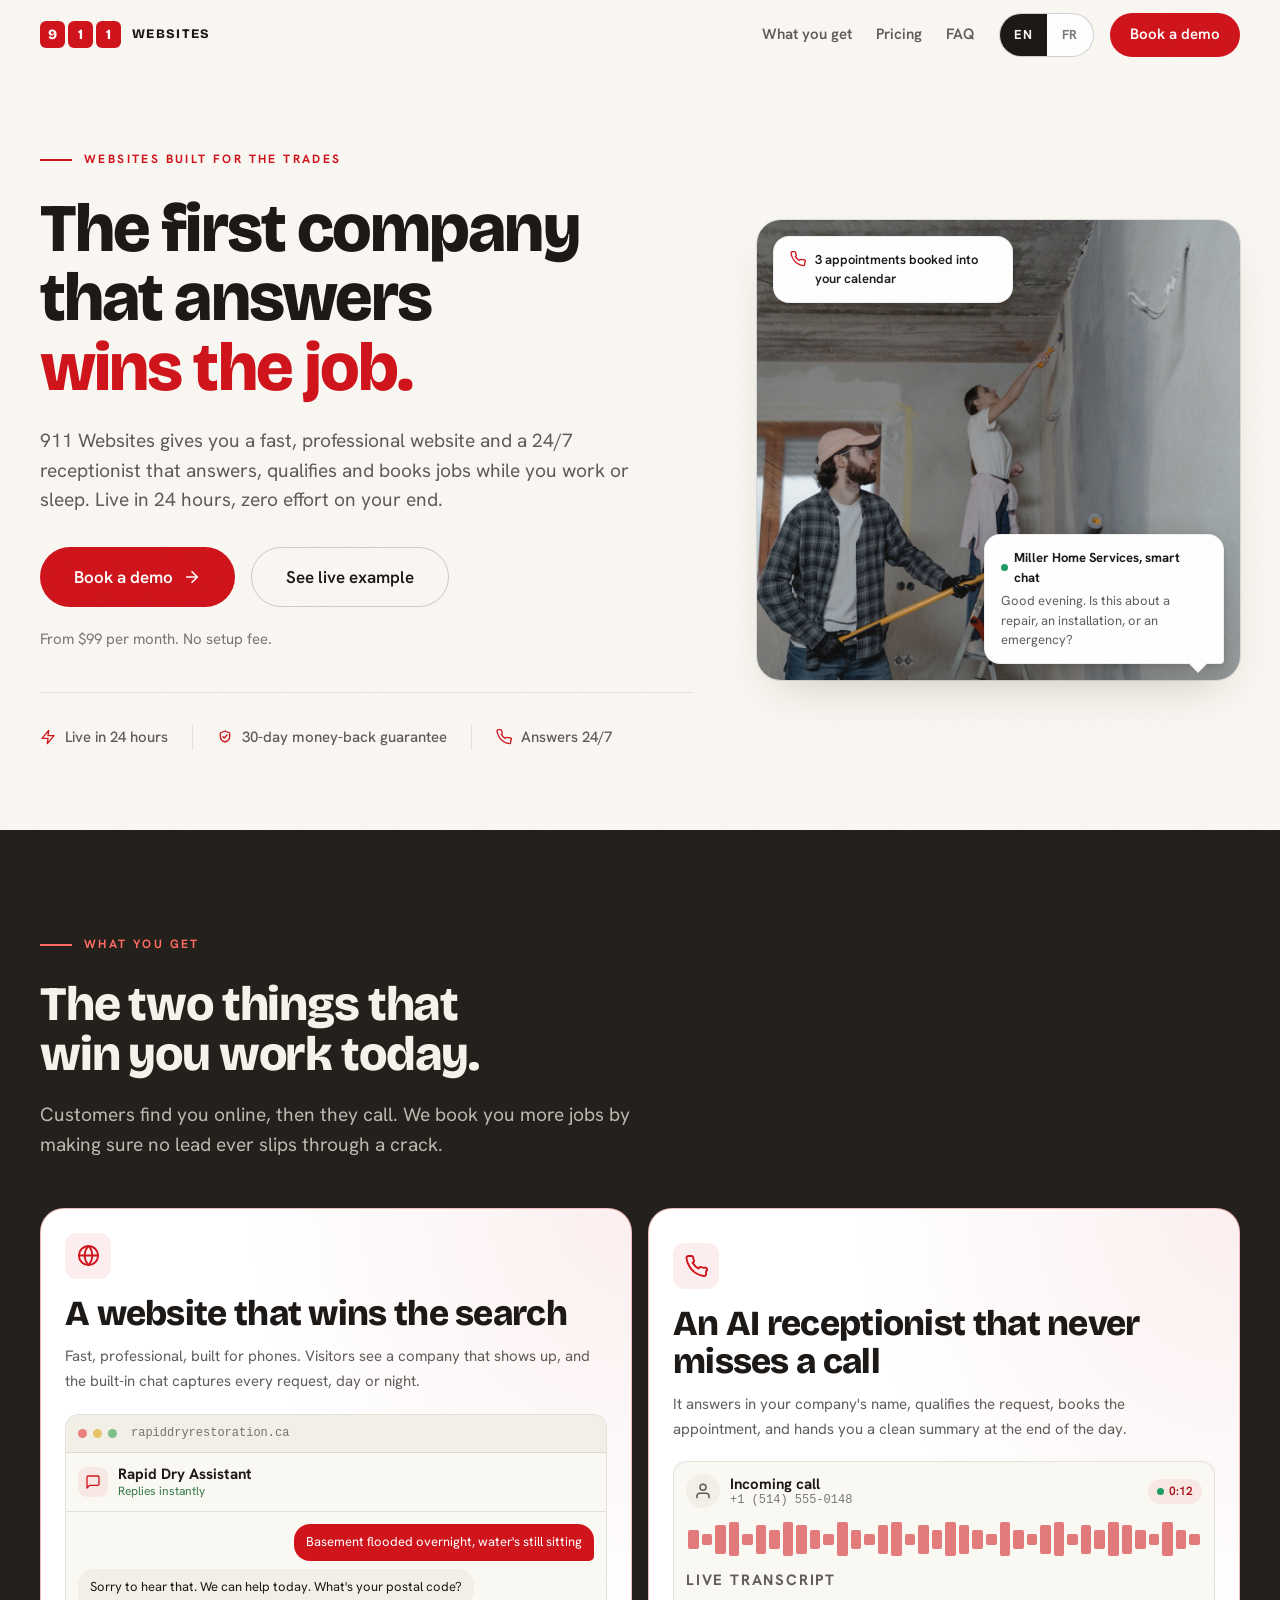
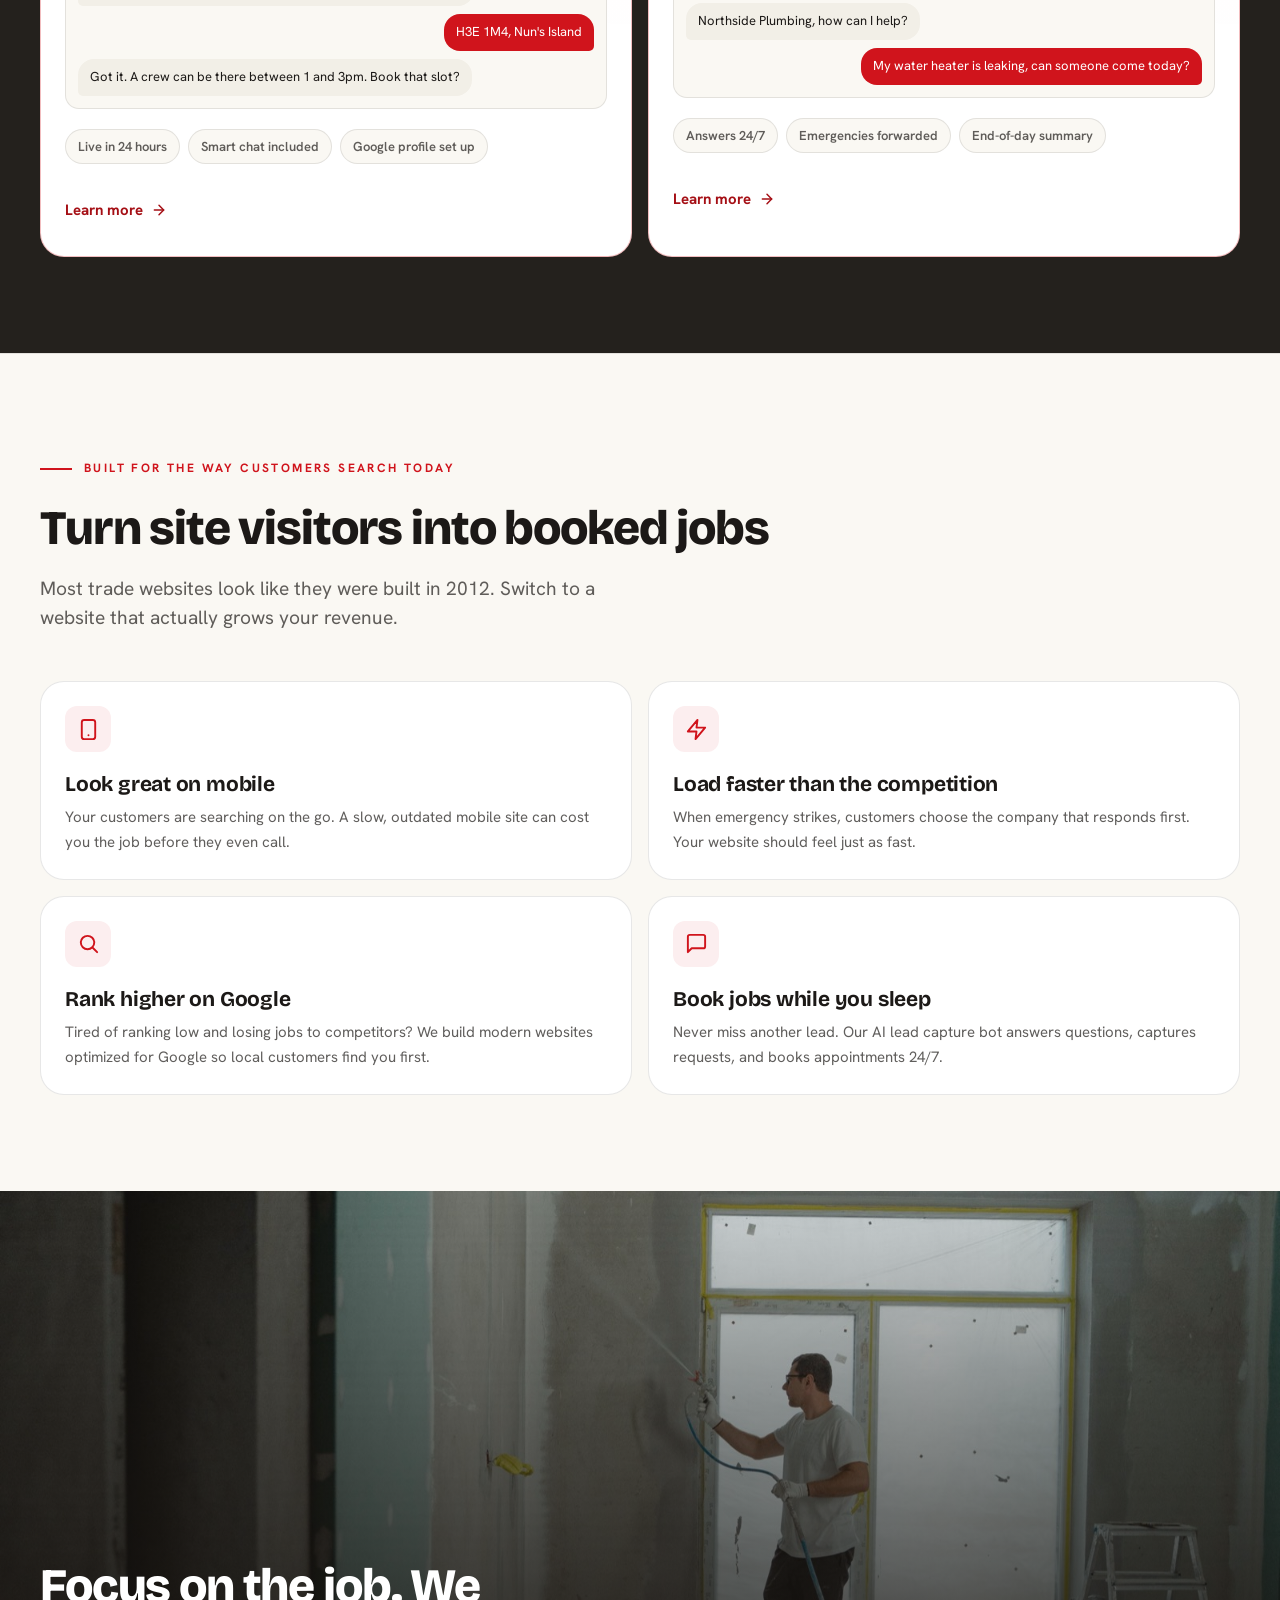
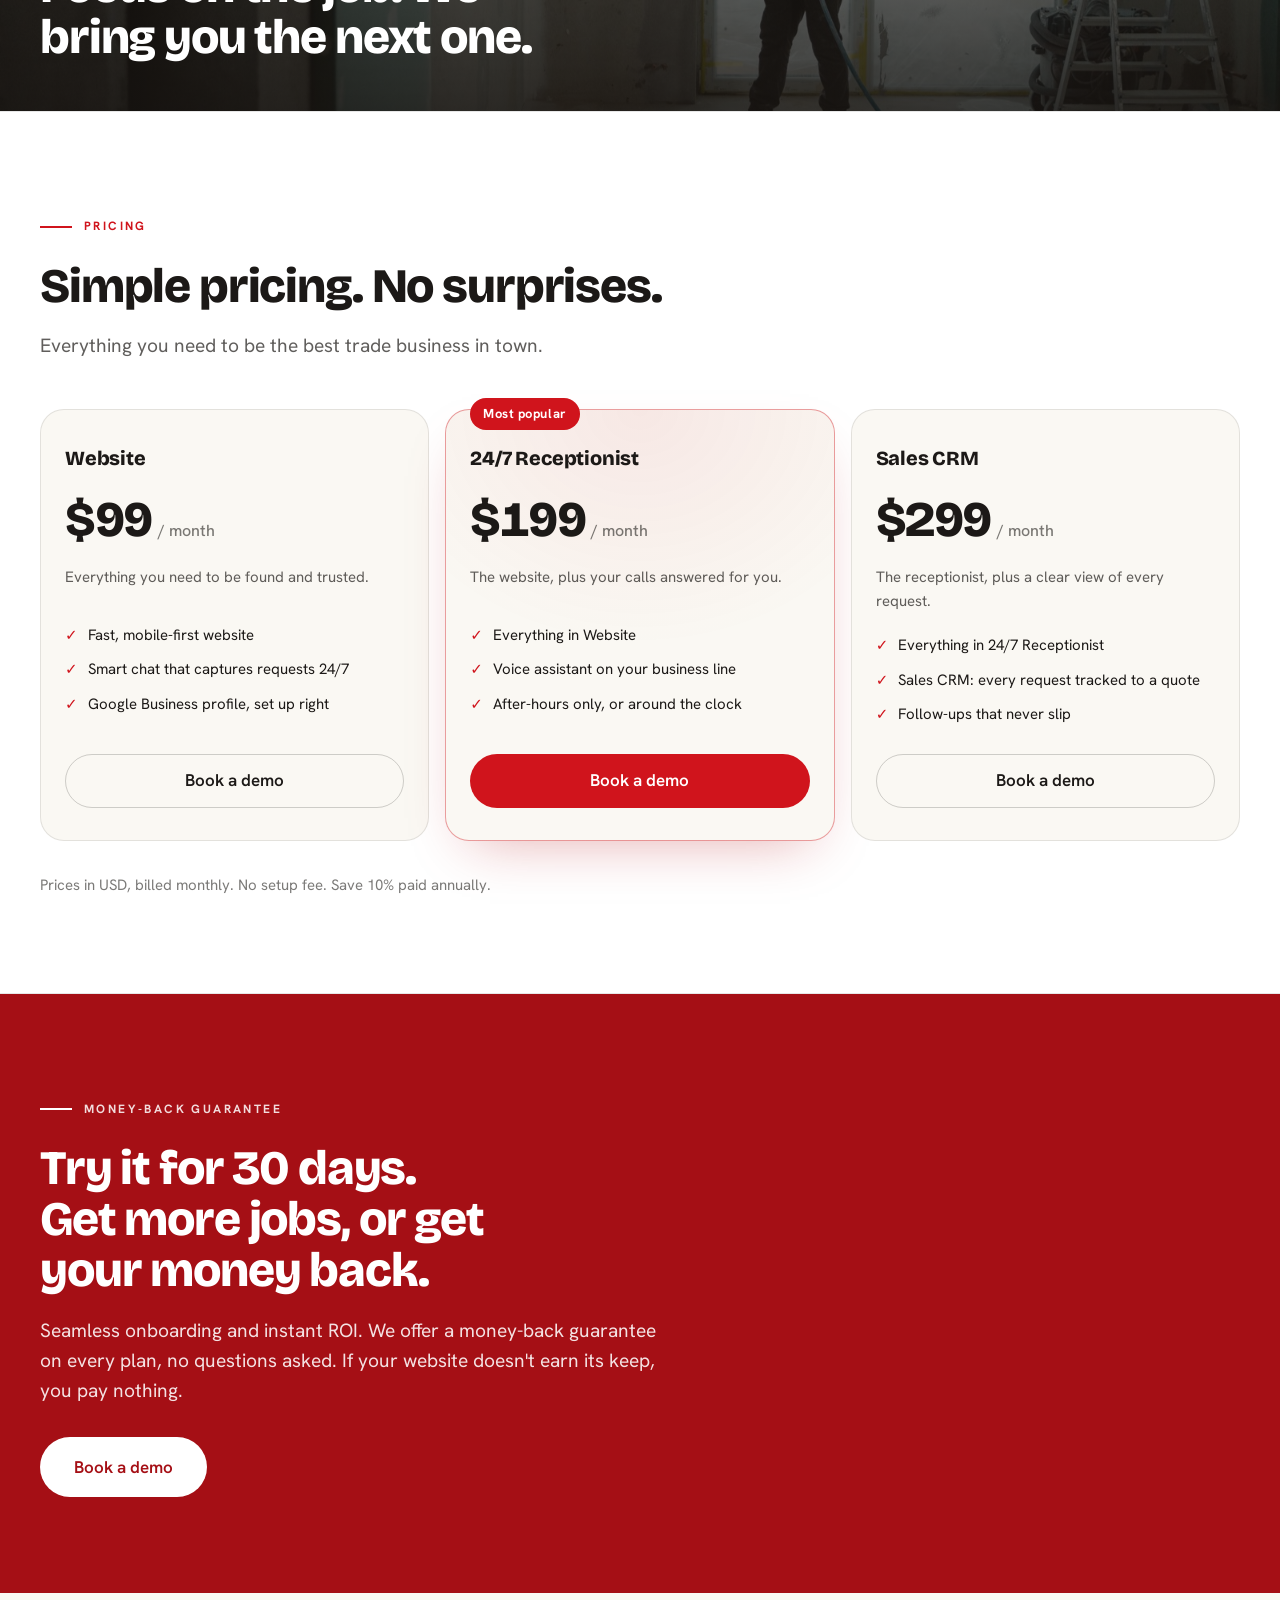
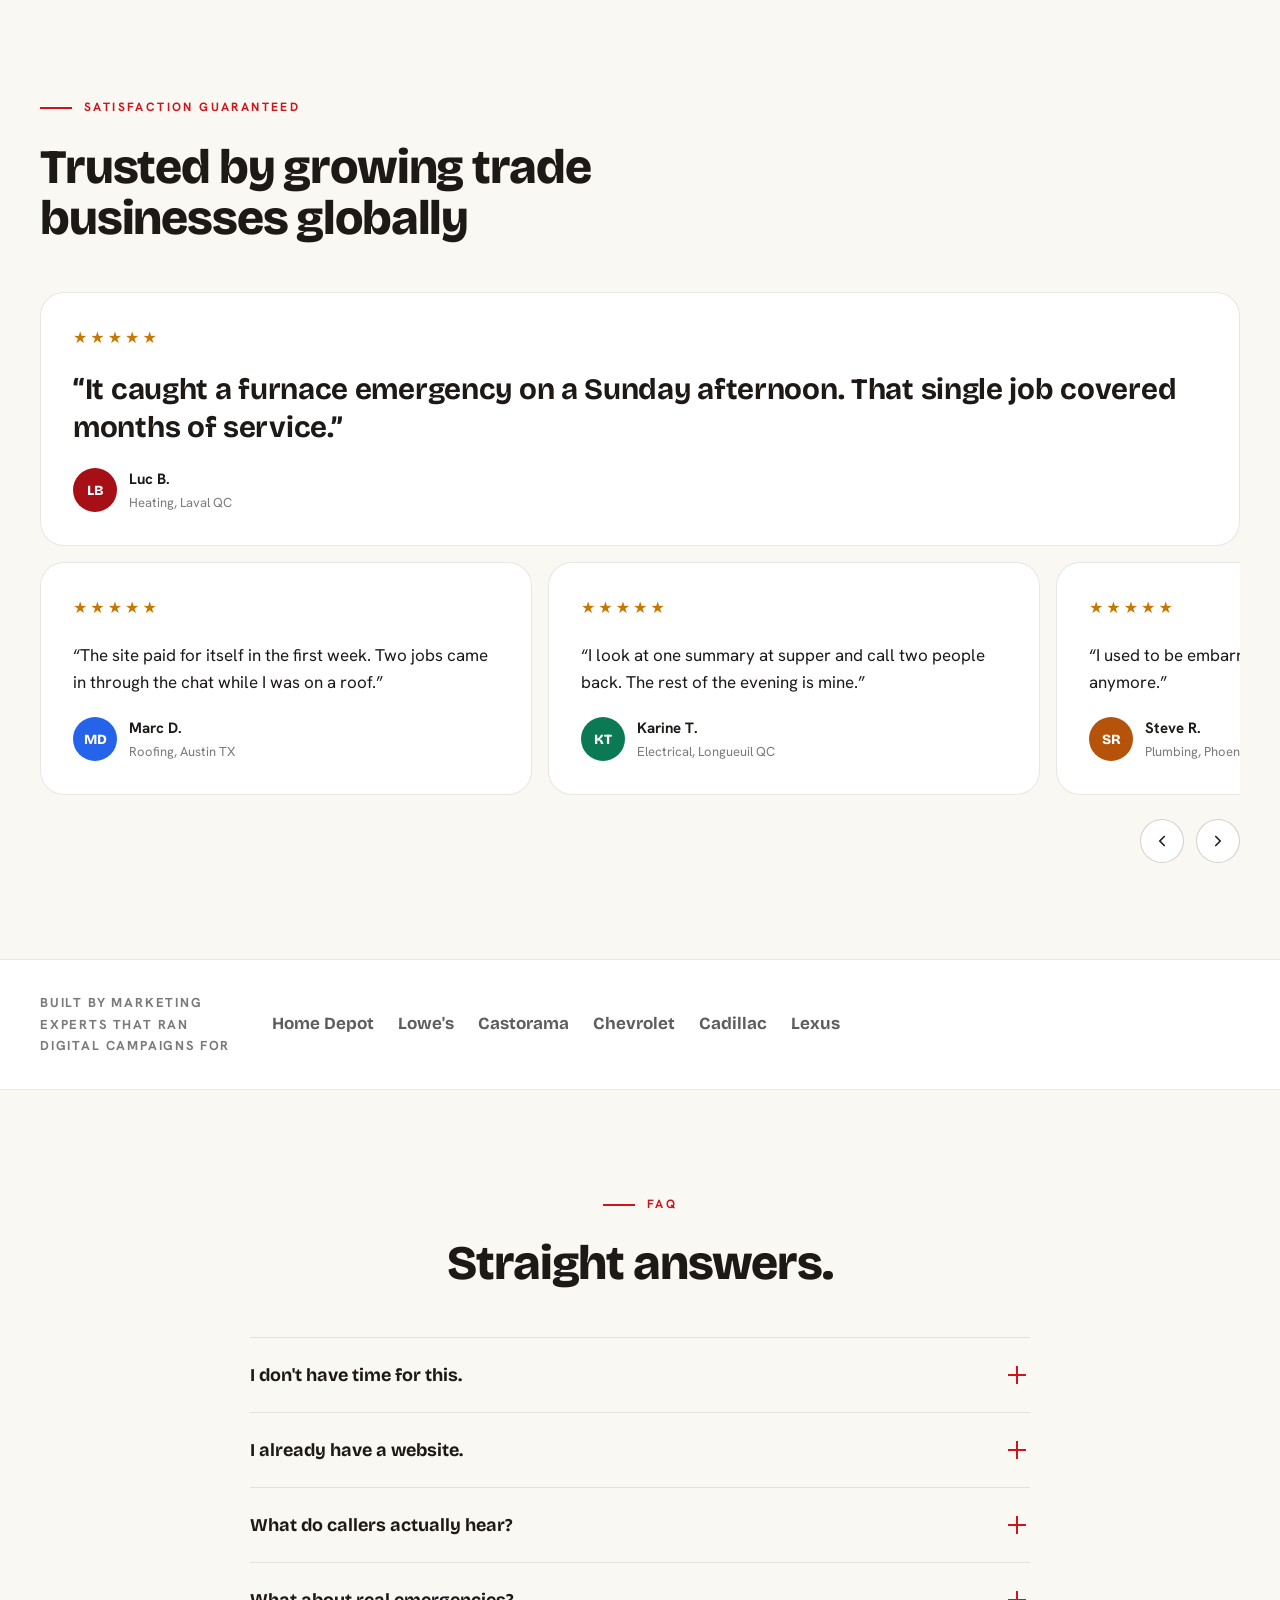
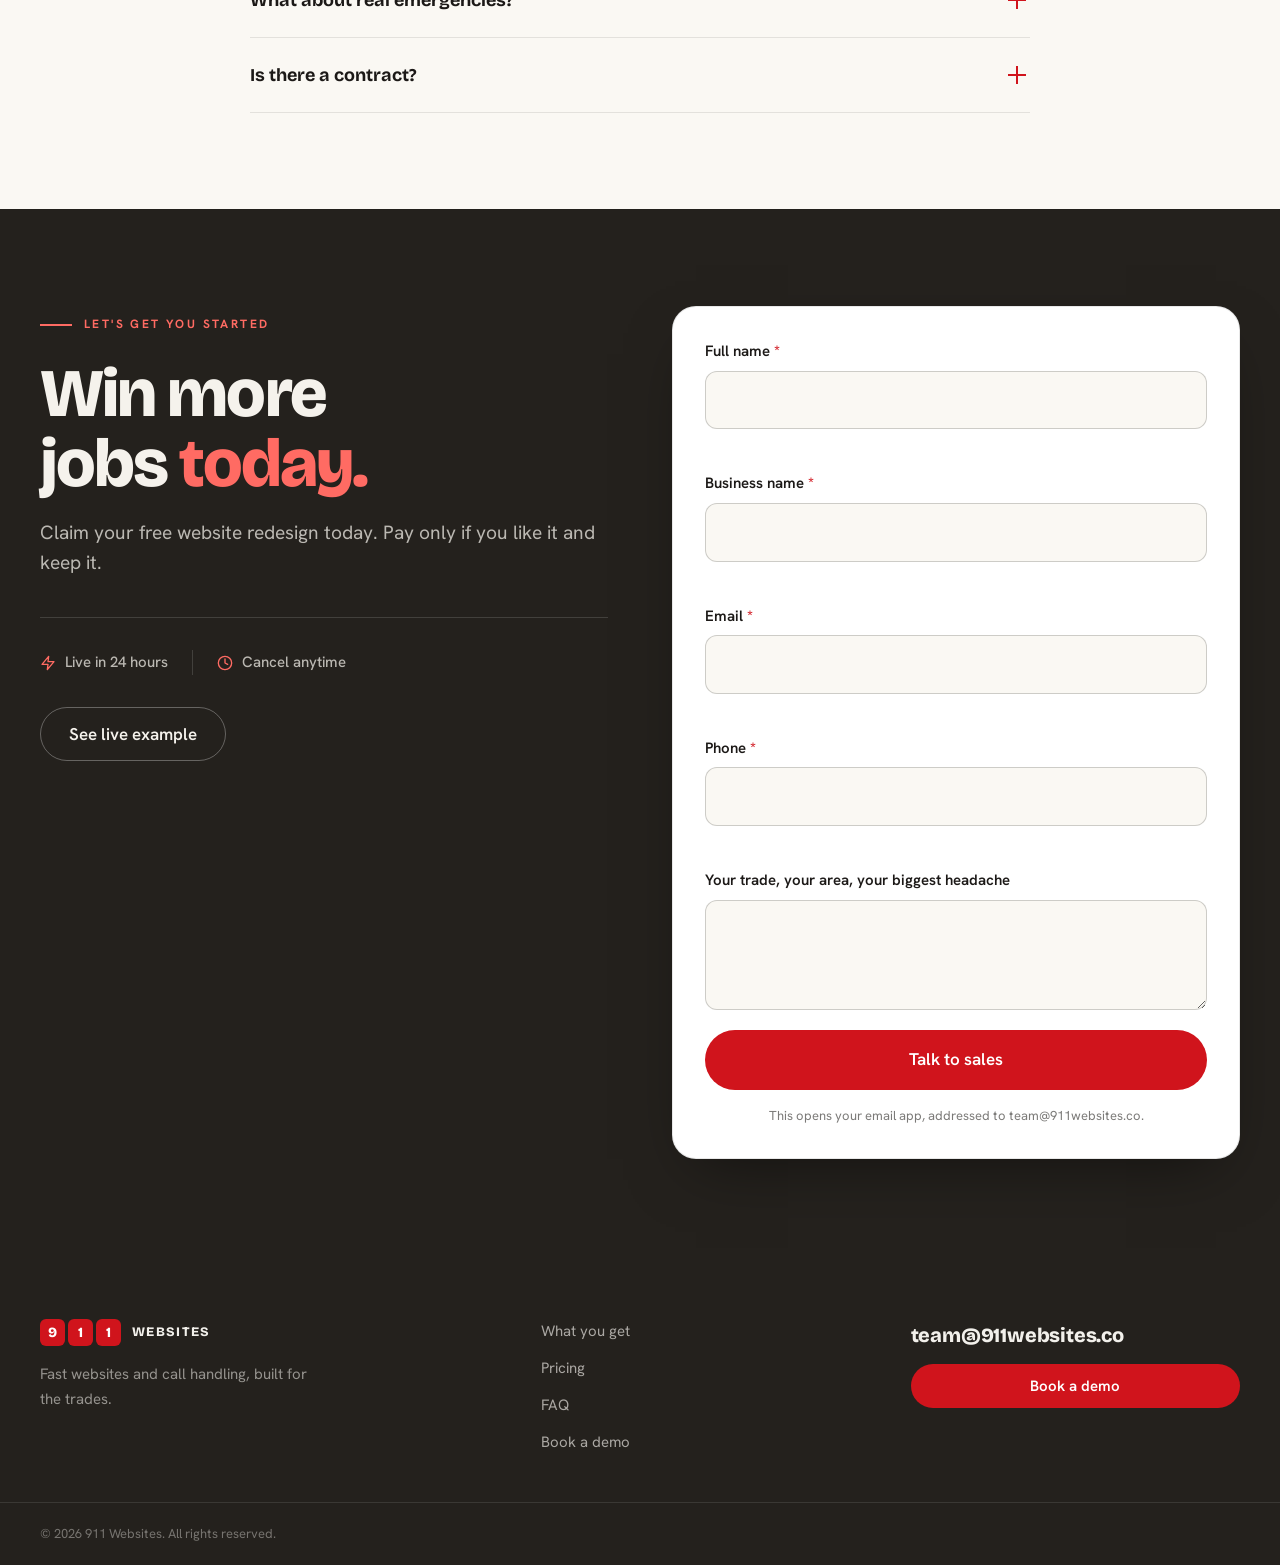
<file: index.html>
<!DOCTYPE html>
<html lang="en">
<head>
  <meta charset="UTF-8" />
  <meta name="viewport" content="width=device-width, initial-scale=1.0" />
  <title data-i18n="h.meta.title">911 Websites: websites and a 24/7 receptionist for the trades</title>
  <link rel="canonical" href="https://911websites.co/" />
  <meta name="description" data-i18n-content="h.meta.desc" content="Fast, professional websites and a 24/7 receptionist that answers, qualifies and books, built for trade businesses. Live in 24 hours, from $99 per month." />
  <meta name="theme-color" content="#FAF8F3" />

  <meta property="og:title" content="911 Websites: websites and a 24/7 receptionist for the trades" />
  <meta property="og:description" content="Fast, professional websites and a 24/7 receptionist that answers, qualifies and books, built for trade businesses. Live in 24 hours, from $99 per month." />
  <meta property="og:type" content="website" />
  <meta property="og:url" content="https://911websites.co/" />

  <link rel="icon" type="image/svg+xml" href="data:image/svg+xml,%3Csvg xmlns='http://www.w3.org/2000/svg' viewBox='0 0 52 18'%3E%3Crect x='0' y='0' width='15' height='18' rx='4' fill='%23ED1C24'/%3E%3Ctext x='7.5' y='13.5' font-family='Arial Black,Arial' font-size='12' font-weight='900' text-anchor='middle' fill='white'%3E9%3C/text%3E%3Crect x='18.5' y='0' width='15' height='18' rx='4' fill='%23ED1C24'/%3E%3Ctext x='26' y='13.5' font-family='Arial Black,Arial' font-size='12' font-weight='900' text-anchor='middle' fill='white'%3E1%3C/text%3E%3Crect x='37' y='0' width='15' height='18' rx='4' fill='%23ED1C24'/%3E%3Ctext x='44.5' y='13.5' font-family='Arial Black,Arial' font-size='12' font-weight='900' text-anchor='middle' fill='white'%3E1%3C/text%3E%3C/svg%3E" />

  <link rel="preconnect" href="https://fonts.googleapis.com" />
  <link rel="preconnect" href="https://fonts.gstatic.com" crossorigin />
  <link href="https://fonts.googleapis.com/css2?family=Bricolage+Grotesque:opsz,wght@12..96,700;12..96,800&family=Hanken+Grotesk:wght@400;500;600;700&display=swap" rel="stylesheet" />
  <link rel="stylesheet" href="assets/css/styles.css?v=7" />
</head>
<body data-page="home">

  <a href="#main" class="skip" data-i18n="c.skip">Skip to content</a>

  <header class="nav" id="nav" role="banner">
    <div class="nav__inner wrap">
      <a href="/" class="logo" aria-label="911 Websites">
        <span class="logo__sq-group" aria-hidden="true">
          <span class="logo__sq">9</span><span class="logo__sq">1</span><span class="logo__sq">1</span>
        </span>
        <span class="logo__word">Websites</span>
      </a>

      <button class="nav__burger" id="burger" aria-label="Menu" aria-expanded="false" aria-controls="navLinks">
        <span></span><span></span><span></span>
      </button>

      <nav class="nav__links" id="navLinks" aria-label="Primary">
        <a href="#pillars" data-i18n="h.pillars.kicker">What you get</a>
        <a href="#pricing" data-i18n="c.nav.pricing">Pricing</a>
        <a href="#faq" data-i18n="c.nav.faq">FAQ</a>
      </nav>

      <div class="lang" role="group" aria-label="Language">
        <button type="button" data-lang="en" aria-pressed="true">EN</button>
        <button type="button" data-lang="fr" aria-pressed="false">FR</button>
      </div>

      <a href="#contact" class="btn btn--primary btn--nav nav__cta" data-i18n="c.cta.demo">Book a demo</a>
    </div>
  </header>

  <main id="main">

    <!-- HERO: both pillars in one promise -->
    <section class="hero" aria-labelledby="hero-title">
      <div class="wrap hero__grid">
        <div class="hero__copy" data-reveal>
          <p class="kicker" data-i18n="h.hero.kicker">Built for the trades</p>
          <h1 class="display hero__title" id="hero-title" data-i18n-html="h.hero.title">While you work, <span class="accent">we answer.</span></h1>
          <p class="lead hero__lead" data-i18n="h.hero.sub">911 Websites gives trade businesses a fast, professional website and a 24/7 receptionist that answers, qualifies and books. Live in 24 hours, zero effort on your end.</p>
          <div class="hero__actions">
            <a href="#contact" class="btn btn--primary btn--lg">
              <span data-i18n="c.cta.demo">Book a demo</span>
              <svg class="btn__arrow" viewBox="0 0 24 24" fill="none" stroke="currentColor" stroke-width="2.2" stroke-linecap="round" stroke-linejoin="round" aria-hidden="true"><line x1="5" y1="12" x2="19" y2="12"/><polyline points="12 5 19 12 12 19"/></svg>
            </a>
            <a href="/demo" class="btn btn--ghost btn--lg" data-i18n="c.cta.example">See a live example</a>
          </div>
          <p class="hero__micro" data-i18n="a.hero.micro">From $99 per month. No setup fee. Cancel anytime.</p>

          <ul class="trust" aria-label="Guarantees">
            <li>
              <svg viewBox="0 0 24 24" fill="none" stroke="currentColor" stroke-width="2" stroke-linecap="round" stroke-linejoin="round" aria-hidden="true"><polygon points="13 2 3 14 12 14 11 22 21 10 12 10 13 2"/></svg>
              <span data-i18n="c.trust.1">Live in 24 hours</span>
            </li>
            <li>
              <svg viewBox="0 0 24 24" fill="none" stroke="currentColor" stroke-width="2" stroke-linecap="round" stroke-linejoin="round" aria-hidden="true"><path d="M12 3l7 3v5c0 4-3 7.5-7 8.5C8 18.5 5 15 5 11V6z"/><path d="M9 11.5l2 2 4-4.5"/></svg>
              <span data-i18n="c.trust.2">30-day money-back guarantee</span>
            </li>
            <li>
              <svg viewBox="0 0 24 24" fill="none" stroke="currentColor" stroke-width="2" stroke-linecap="round" stroke-linejoin="round" aria-hidden="true"><path d="M22 16.9v3a2 2 0 0 1-2.2 2 19.8 19.8 0 0 1-8.6-3.1A19.5 19.5 0 0 1 4.7 12 19.8 19.8 0 0 1 1.6 3.4 2 2 0 0 1 3.6 1h3a2 2 0 0 1 2 1.7 12.8 12.8 0 0 0 .7 2.8 2 2 0 0 1-.5 2.1L7.9 8.1a16 16 0 0 0 6 6l1-1a2 2 0 0 1 2.1-.4 12.8 12.8 0 0 0 2.8.7A2 2 0 0 1 22 16.9z"/></svg>
              <span data-i18n="a.sol.f.c1">Answers 24/7</span>
            </li>
          </ul>
        </div>

        <!-- Photo visual: a tradesperson at work, both pillars overlaid
             (call card = receptionist, chat bubble = website capture) -->
        <aside class="hero-visual" data-reveal aria-label="Two painters at work while calls and web requests are handled automatically">
          <img src="assets/img/painters-pair.jpg" alt="Two painters finishing a room, one rolling the wall from a stepladder" />
          <div class="float-card float-card--call" aria-hidden="true">
            <svg viewBox="0 0 24 24" fill="none" stroke="currentColor" stroke-width="2" stroke-linecap="round" stroke-linejoin="round"><path d="M22 16.9v3a2 2 0 0 1-2.2 2 19.8 19.8 0 0 1-8.6-3.1A19.5 19.5 0 0 1 4.7 12 19.8 19.8 0 0 1 1.6 3.4 2 2 0 0 1 3.6 1h3a2 2 0 0 1 2 1.7 12.8 12.8 0 0 0 .7 2.8 2 2 0 0 1-.5 2.1L7.9 8.1a16 16 0 0 0 6 6l1-1a2 2 0 0 1 2.1-.4 12.8 12.8 0 0 0 2.8.7A2 2 0 0 1 22 16.9z"/></svg>
            <span data-i18n="b.digest.r2">3 appointments booked into your calendar</span>
          </div>
          <div class="float-card float-card--chat" aria-hidden="true">
            <span class="who">
              <span class="live-dot"></span>
              <span data-i18n-html="a.chat.who"><span data-niche-co>Miller Home Services</span>, smart chat</span>
            </span>
            <span data-i18n="a.chat.m1">Good evening. Is this about a repair, an installation, or an emergency?</span>
          </div>
        </aside>
      </div>
    </section>

    <!-- THE PILLARS (slate block) -->
    <section class="section section--dark" id="pillars" aria-labelledby="pillars-title" data-reveal>
      <div class="wrap">
        <div class="section__head">
          <p class="kicker" data-i18n="h.pillars.kicker">What you get</p>
          <h2 class="h2" id="pillars-title" data-i18n="h.pillars.title">The two things that win you work.</h2>
          <p class="lead" data-i18n="h.pillars.lead">Customers find you online, then they call. We make sure both go your way.</p>
        </div>
        <div class="pillars stagger">
          <article class="tile tile--feature">
            <span class="tile__ico" aria-hidden="true">
              <svg viewBox="0 0 24 24" fill="none" stroke="currentColor" stroke-width="2" stroke-linecap="round" stroke-linejoin="round"><circle cx="12" cy="12" r="10"/><line x1="2" y1="12" x2="22" y2="12"/><path d="M12 2a15.3 15.3 0 0 1 4 10 15.3 15.3 0 0 1-4 10 15.3 15.3 0 0 1-4-10 15.3 15.3 0 0 1 4-10z"/></svg>
            </span>
            <p class="tile__big" data-i18n="h.p1.title">A website that wins the search.</p>
            <p data-i18n="h.p1.desc">Fast, professional, built for phones. Visitors see a company that shows up, and the built-in chat captures every request, day or night.</p>
                        <div class="mock mock--browser" aria-hidden="true">
              <div class="mock__bar">
                <span class="mock__dot"></span><span class="mock__dot"></span><span class="mock__dot"></span>
                <span class="mock__url">rapiddryrestoration.ca</span>
              </div>
              <div class="mock__head">
                <span class="mock__ico">
                  <svg viewBox="0 0 24 24" fill="none" stroke="currentColor" stroke-width="2" stroke-linecap="round" stroke-linejoin="round"><path d="M21 15a2 2 0 0 1-2 2H7l-4 4V5a2 2 0 0 1 2-2h14a2 2 0 0 1 2 2z"/></svg>
                </span>
                <span class="mock__id">
                  <b data-i18n="h.p1.mock.who">Rapid Dry Assistant</b>
                  <em data-i18n="h.p1.mock.status">Replies instantly</em>
                </span>
              </div>
              <div class="mock__feed">
                <span class="msg msg--user" data-i18n="h.p1.mock.m1">Basement flooded overnight, water's still sitting</span>
                <span class="msg msg--ai" data-i18n="h.p1.mock.m2">Sorry to hear that. We can help today. What's your postal code?</span>
                <span class="msg msg--user" data-i18n="h.p1.mock.m3">H3E 1M4, Nun's Island</span>
                <span class="msg msg--ai" data-i18n="h.p1.mock.m4">Got it. A crew can be there between 1 and 3pm. Book that slot?</span>
              </div>
            </div>
            <div class="tile__chips">
              <span class="minichip" data-i18n="c.trust.1">Live in 24 hours</span>
              <span class="minichip" data-i18n="h.p1.c2">Smart chat included</span>
              <span class="minichip" data-i18n="h.p1.c3">Google profile set up</span>
            </div>
            <a href="/website" class="pillar__link">
              <span data-i18n="h.p.more">Learn more</span>
              <svg viewBox="0 0 24 24" fill="none" stroke="currentColor" stroke-width="2.2" stroke-linecap="round" stroke-linejoin="round" aria-hidden="true"><line x1="5" y1="12" x2="19" y2="12"/><polyline points="12 5 19 12 12 19"/></svg>
            </a>
          </article>

          <article class="tile tile--feature">
            <span class="tile__ico" aria-hidden="true">
              <svg viewBox="0 0 24 24" fill="none" stroke="currentColor" stroke-width="2" stroke-linecap="round" stroke-linejoin="round"><path d="M22 16.9v3a2 2 0 0 1-2.2 2 19.8 19.8 0 0 1-8.6-3.1A19.5 19.5 0 0 1 4.7 12 19.8 19.8 0 0 1 1.6 3.4 2 2 0 0 1 3.6 1h3a2 2 0 0 1 2 1.7 12.8 12.8 0 0 0 .7 2.8 2 2 0 0 1-.5 2.1L7.9 8.1a16 16 0 0 0 6 6l1-1a2 2 0 0 1 2.1-.4 12.8 12.8 0 0 0 2.8.7A2 2 0 0 1 22 16.9z"/></svg>
            </span>
            <p class="tile__big" data-i18n="h.p2.title">A receptionist that never misses a call.</p>
            <p data-i18n="h.p2.desc">It answers in your company's name, qualifies the request, books the appointment, and hands you a clean summary at the end of the day.</p>
                        <div class="mock mock--call" aria-hidden="true">
              <div class="call__head">
                <span class="call__avatar">
                  <svg viewBox="0 0 24 24" fill="none" stroke="currentColor" stroke-width="2" stroke-linecap="round" stroke-linejoin="round"><path d="M20 21v-2a4 4 0 0 0-4-4H8a4 4 0 0 0-4 4v2"/><circle cx="12" cy="7" r="4"/></svg>
                </span>
                <span class="call__id">
                  <b data-i18n="h.p2.mock.title">Incoming call</b>
                  <em>+1 (514) 555-0148</em>
                </span>
                <span class="call__timer"><span class="live-dot"></span>0:12</span>
              </div>
              <div class="call__wave"><i></i><i></i><i></i><i></i><i></i><i></i><i></i><i></i><i></i><i></i><i></i><i></i><i></i><i></i><i></i><i></i><i></i><i></i><i></i><i></i><i></i><i></i><i></i><i></i><i></i><i></i><i></i><i></i><i></i><i></i><i></i><i></i><i></i><i></i><i></i><i></i><i></i><i></i></div>
              <p class="call__label" data-i18n="h.p2.mock.label">Live transcript</p>
              <div class="mock__feed mock__feed--call">
                <span class="msg msg--ai" data-i18n="h.p2.mock.t1">Northside Plumbing, how can I help?</span>
                <span class="msg msg--user" data-i18n="h.p2.mock.t2">My water heater is leaking, can someone come today?</span>
              </div>
            </div>
            <div class="tile__chips">
              <span class="minichip" data-i18n="a.sol.f.c1">Answers 24/7</span>
              <span class="minichip" data-i18n="h.p2.c2">Emergencies forwarded</span>
              <span class="minichip" data-i18n="h.p2.c3">End-of-day summary</span>
            </div>
            <a href="/reception" class="pillar__link">
              <span data-i18n="h.p.more">Learn more</span>
              <svg viewBox="0 0 24 24" fill="none" stroke="currentColor" stroke-width="2.2" stroke-linecap="round" stroke-linejoin="round" aria-hidden="true"><line x1="5" y1="12" x2="19" y2="12"/><polyline points="12 5 19 12 12 19"/></svg>
            </a>
          </article>

        </div>

      </div>
    </section>

    <!-- FEATURES -->
    <section class="section section--seam" id="features" aria-labelledby="features-title" data-reveal>
      <div class="wrap">
        <div class="section__head">
          <p class="kicker" data-i18n="h.feat.kicker">Built for the way customers search today</p>
          <h2 class="h2" id="features-title" data-i18n="h.feat.title">Turn site visitors into booked jobs</h2>
          <p class="lead" data-i18n="h.feat.lead">Most trade websites look like they were built in 2012. Switch to a website that actually grows your revenue.</p>
        </div>
        <div class="bento bento--four stagger">
          <article class="tile">
            <span class="tile__ico" aria-hidden="true">
              <svg viewBox="0 0 24 24" fill="none" stroke="currentColor" stroke-width="2" stroke-linecap="round" stroke-linejoin="round"><rect x="5" y="2" width="14" height="20" rx="2.5"/><line x1="12" y1="18" x2="12.01" y2="18"/></svg>
            </span>
            <h3 class="h3" data-i18n="a.sol.1.title">Look great on mobile</h3>
            <p data-i18n="a.sol.1.desc">Your customers are searching on the go. A slow, outdated mobile site can cost you the job before they even call.</p>
          </article>
          <article class="tile">
            <span class="tile__ico" aria-hidden="true">
              <svg viewBox="0 0 24 24" fill="none" stroke="currentColor" stroke-width="2" stroke-linecap="round" stroke-linejoin="round"><polygon points="13 2 3 14 12 14 11 22 21 10 12 10 13 2"/></svg>
            </span>
            <h3 class="h3" data-i18n="a.sol.2.title">Load faster than the competition</h3>
            <p data-i18n="a.sol.2.desc">When emergency strikes, customers choose the company that responds first. Your website should feel just as fast.</p>
          </article>
          <article class="tile">
            <span class="tile__ico" aria-hidden="true">
              <svg viewBox="0 0 24 24" fill="none" stroke="currentColor" stroke-width="2" stroke-linecap="round" stroke-linejoin="round"><circle cx="11" cy="11" r="7"/><line x1="21" y1="21" x2="16.65" y2="16.65"/></svg>
            </span>
            <h3 class="h3" data-i18n="a.sol.3.title">Rank higher on Google</h3>
            <p data-i18n="a.sol.3.desc">Tired of ranking low and losing jobs to competitors? We build modern websites optimized for Google so local customers find you first.</p>
          </article>
          <article class="tile">
            <span class="tile__ico" aria-hidden="true">
              <svg viewBox="0 0 24 24" fill="none" stroke="currentColor" stroke-width="2" stroke-linecap="round" stroke-linejoin="round"><path d="M21 15a2 2 0 0 1-2 2H7l-4 4V5a2 2 0 0 1 2-2h14a2 2 0 0 1 2 2z"/></svg>
            </span>
            <h3 class="h3" data-i18n="a.sol.4.title">Book jobs while you sleep</h3>
            <p data-i18n="a.sol.4.desc">Never miss another lead. Our AI lead capture bot answers questions, captures requests, and books appointments 24/7.</p>
          </article>
        </div>
      </div>
    </section>

    <!-- IMAGE BREAK -->
    <section class="imgbreak" aria-label="Painter at work, hands busy">
      <img src="assets/img/painter-spraying.jpg" alt="A painter spraying an interior wall with an airless gun, both hands on the tool" loading="lazy" />
      <div class="wrap">
        <h2 class="h2" data-i18n="h.break">You stay on the job. We bring the next one.</h2>
      </div>
    </section>

    <!-- PRICING (24/7 Receptionist featured on the home) -->
    <section class="section section--white" id="pricing" aria-labelledby="pricing-title" data-reveal>
      <div class="wrap">
        <div class="section__head">
          <p class="kicker" data-i18n="c.pricing.kicker">Pricing</p>
          <h2 class="h2" id="pricing-title" data-i18n="c.pricing.title">Simple pricing. No surprises.</h2>
          <p class="lead" data-i18n-html="c.pricing.sub">Everything you need to be the best <span data-niche-token="town">trade business</span> in town.</p>
        </div>

        <div class="plans stagger">
          <article class="plan" aria-label="Website plan">
            <h3 class="plan__name" data-i18n="c.plan1.name">Website</h3>
            <div class="plan__price">$99<span data-i18n="c.per">/ month</span></div>
            <p class="plan__desc" data-i18n="c.plan1.desc">Everything you need to be found and trusted.</p>
            <ul class="plan__features">
              <li data-i18n="c.plan1.f1">Fast, mobile-first website</li>
              <li data-i18n="c.plan1.f2">Smart chat that captures requests 24/7</li>
              <li data-i18n="c.plan1.f3">Google Business profile, set up right</li>
            </ul>
            <a href="#contact" class="btn btn--ghost btn--full" data-i18n="c.cta.demo">Book a demo</a>
          </article>

          <article class="plan plan--featured" aria-label="24/7 Receptionist plan, most popular">
            <span class="badge" data-i18n="c.badge.popular">Most popular</span>
            <h3 class="plan__name" data-i18n="c.plan2.name">24/7 Receptionist</h3>
            <div class="plan__price">$199<span data-i18n="c.per">/ month</span></div>
            <p class="plan__desc" data-i18n="c.plan2.desc">The website, plus your calls answered for you.</p>
            <ul class="plan__features">
              <li data-i18n="c.plan2.f1">Everything in Website</li>
              <li data-i18n="c.plan2.f2">Voice assistant on your business line</li>
              <li data-i18n="c.plan2.f3">After-hours only, or around the clock</li>
            </ul>
            <a href="#contact" class="btn btn--primary btn--full" data-i18n="c.cta.demo">Book a demo</a>
          </article>

          <article class="plan" aria-label="Sales CRM plan">
            <h3 class="plan__name" data-i18n="c.plan3.name">Sales CRM</h3>
            <div class="plan__price">$299<span data-i18n="c.per">/ month</span></div>
            <p class="plan__desc" data-i18n="c.plan3.desc">The receptionist, plus a clear view of every request.</p>
            <ul class="plan__features">
              <li data-i18n="c.plan3.f1">Everything in 24/7 Receptionist</li>
              <li data-i18n="c.plan3.f2">Sales CRM: every request tracked to a quote</li>
              <li data-i18n="c.plan3.f3">Follow-ups that never slip</li>
            </ul>
            <a href="#contact" class="btn btn--ghost btn--full" data-i18n="c.cta.demo">Book a demo</a>
          </article>
        </div>

        <p class="pricing__note" data-i18n="c.pricing.note">Prices in USD, billed monthly. No setup fee. Save 10% paid annually.</p>
      </div>
    </section>

    <!-- GUARANTEE BAND -->
    <section class="section guarantee" aria-labelledby="guar-title" data-reveal>
      <div class="wrap">
        <p class="kicker" data-i18n="c.guar.kicker">Our guarantee</p>
        <h2 class="h2" id="guar-title" data-i18n="c.guar.title">Try it for 30 days. Love it, or get your money back.</h2>
        <p class="guarantee__sub" data-i18n="c.guar.sub">A 30-day money-back guarantee on every plan, no questions asked. If it does not earn its keep, you pay nothing.</p>
        <a href="#contact" class="btn btn--on-red btn--lg" data-i18n="c.cta.demo">Book a demo</a>
      </div>
    </section>

    <!-- PROOF (mixed: both pillars) -->
    <section class="section" id="proof" aria-labelledby="proof-title" data-reveal>
      <div class="wrap">
        <div class="section__head">
          <p class="kicker" data-i18n="c.proof.kicker">Results</p>
          <h2 class="h2" id="proof-title" data-i18n="c.proof.title">What owners tell us.</h2>
        </div>
        <!-- Featured testimonial -->
        <article class="quote quote--feature proof-feature" data-reveal>
          <div class="quote__stars" aria-label="5 out of 5 stars">★★★★★</div>
          <p class="quote__text" data-i18n="b.q1.text">“It caught a furnace emergency on a Sunday afternoon. That single job covered months of service.”</p>
          <div class="quote__by">
            <span class="quote__avatar" style="--av:#A50F15;" aria-hidden="true">LB</span>
            <div>
              <p class="quote__name" data-i18n="b.q1.name">Luc B.</p>
              <p class="quote__role" data-i18n="b.q1.role">Heating, Laval QC</p>
            </div>
          </div>
        </article>

        <!-- The rest: sober carousel (desktop + mobile) -->
        <div class="carousel">
          <div class="carousel__track stagger">
            <article class="quote">
              <div class="quote__stars" aria-label="5 out of 5 stars">★★★★★</div>
              <p class="quote__text" data-i18n="a.q1.text">“The site paid for itself in the first week. Two jobs came in through the chat while I was on a roof.”</p>
              <div class="quote__by">
                <span class="quote__avatar" style="--av:#2563EB;" aria-hidden="true">MD</span>
                <div>
                  <p class="quote__name" data-i18n="a.q1.name">Marc D.</p>
                  <p class="quote__role" data-i18n="a.q1.role">Roofing, Austin TX</p>
                </div>
              </div>
            </article>
            <article class="quote">
              <div class="quote__stars" aria-label="5 out of 5 stars">★★★★★</div>
              <p class="quote__text" data-i18n="b.q2.text">“I look at one summary at supper and call two people back. The rest of the evening is mine.”</p>
              <div class="quote__by">
                <span class="quote__avatar" style="--av:#0B7A54;" aria-hidden="true">KT</span>
                <div>
                  <p class="quote__name" data-i18n="b.q2.name">Karine T.</p>
                  <p class="quote__role" data-i18n="b.q2.role">Electrical, Longueuil QC</p>
                </div>
              </div>
            </article>
            <article class="quote">
              <div class="quote__stars" aria-label="5 out of 5 stars">★★★★★</div>
              <p class="quote__text" data-i18n="a.q2.text">“I used to be embarrassed to say ‘just Google us’. Not anymore.”</p>
              <div class="quote__by">
                <span class="quote__avatar" style="--av:#B45309;" aria-hidden="true">SR</span>
                <div>
                  <p class="quote__name" data-i18n="a.q2.name">Steve R.</p>
                  <p class="quote__role" data-i18n="a.q2.role">Plumbing, Phoenix AZ</p>
                </div>
              </div>
            </article>
          </div>
          <div class="carousel__nav">
            <button class="carousel__btn carousel__btn--prev" type="button" aria-label="Previous testimonial" data-i18n-aria="c.car.prev">
              <svg viewBox="0 0 24 24" fill="none" stroke="currentColor" stroke-width="2.2" stroke-linecap="round" stroke-linejoin="round" aria-hidden="true"><polyline points="15 18 9 12 15 6"/></svg>
            </button>
            <button class="carousel__btn carousel__btn--next" type="button" aria-label="Next testimonial" data-i18n-aria="c.car.next">
              <svg viewBox="0 0 24 24" fill="none" stroke="currentColor" stroke-width="2.2" stroke-linecap="round" stroke-linejoin="round" aria-hidden="true"><polyline points="9 18 15 12 9 6"/></svg>
            </button>
          </div>
        </div>
      </div>
    </section>
    <!-- CREDIBILITY (founder pedigree, text only, no logos) -->
    <section class="cred" aria-label="Team experience" data-reveal>
      <div class="wrap cred__inner">
        <p class="cred__label" data-i18n="c.cred.label">Built by a team that ran digital campaigns for</p>
        <ul class="cred__names">
          <li>Home Depot</li>
          <li>Lowe's</li>
          <li>Castorama</li>
          <li>Chevrolet</li>
          <li>Cadillac</li>
          <li>Lexus</li>
        </ul>
      </div>
    </section>
    <!-- FAQ (mixed, below the CTA) -->
    <section class="section" id="faq" aria-labelledby="faq-title" data-reveal>
      <div class="wrap faq">
        <div class="faq__head">
          <p class="kicker" data-i18n="c.nav.faq">FAQ</p>
          <h2 class="h2" id="faq-title" data-i18n="a.faq.title">Straight answers.</h2>
        </div>
        <div class="qa">
          <button class="qa__q" aria-expanded="false" aria-controls="qa1"><span data-i18n="a.f1.q">I don't have time for this.</span><span class="qa__icon" aria-hidden="true"></span></button>
          <div class="qa__a" id="qa1" hidden><p data-i18n="a.f1.a">That is the point. One 15-minute call, then we build. You review the result and we go live within 24 hours.</p></div>
        </div>
        <div class="qa">
          <button class="qa__q" aria-expanded="false" aria-controls="qa2"><span data-i18n="a.f2.q">I already have a website.</span><span class="qa__icon" aria-hidden="true"></span></button>
          <div class="qa__a" id="qa2" hidden><p data-i18n="a.f2.a">We rebuild it properly and migrate your domain. Nothing goes offline and nothing gets lost.</p></div>
        </div>
        <div class="qa">
          <button class="qa__q" aria-expanded="false" aria-controls="qa3"><span data-i18n="b.f1.q">What do callers actually hear?</span><span class="qa__icon" aria-hidden="true"></span></button>
          <div class="qa__a" id="qa3" hidden><p data-i18n="b.f1.a">A courteous, natural voice that answers in your company's name, asks what is going on and records the details, the way a good receptionist would. It is an assistant configured for your trade; most callers simply explain their problem.</p></div>
        </div>
        <div class="qa">
          <button class="qa__q" aria-expanded="false" aria-controls="qa4"><span data-i18n="b.f2.q">What about real emergencies?</span><span class="qa__icon" aria-hidden="true"></span></button>
          <div class="qa__a" id="qa4" hidden><p data-i18n="b.f2.a">You define the rules. Anything you flag as urgent is forwarded to your cell immediately. Everything else waits in the summary.</p></div>
        </div>
        <div class="qa">
          <button class="qa__q" aria-expanded="false" aria-controls="qa5"><span data-i18n="a.f5.q">Is there a contract?</span><span class="qa__icon" aria-hidden="true"></span></button>
          <div class="qa__a" id="qa5" hidden><p data-i18n="a.f5.a">Month to month. If the site does not earn its keep, cancel anytime.</p></div>
        </div>
      </div>
    </section>
    <!-- CONTACT (slate block) -->
    <section class="section contact section--dark" id="contact" aria-labelledby="contact-title" data-reveal>
      <div class="wrap contact__grid">
        <div class="contact__pitch">
          <p class="kicker" data-i18n="a.contact.kicker">Start here</p>
          <h2 class="display" id="contact-title" data-i18n-html="h.contact.title">Your next job starts <span class="accent">here.</span></h2>
          <p class="lead" data-i18n="h.contact.lead">A 15-minute demo of the website and the receptionist, applied to your business.</p>
          <ul class="trust" aria-label="Guarantees">
            <li>
              <svg viewBox="0 0 24 24" fill="none" stroke="currentColor" stroke-width="2" stroke-linecap="round" stroke-linejoin="round" aria-hidden="true"><polygon points="13 2 3 14 12 14 11 22 21 10 12 10 13 2"/></svg>
              <span data-i18n="c.trust.1">Live in 24 hours</span>
            </li>
            <li>
              <svg viewBox="0 0 24 24" fill="none" stroke="currentColor" stroke-width="2" stroke-linecap="round" stroke-linejoin="round" aria-hidden="true"><circle cx="12" cy="12" r="10"/><polyline points="12 6 12 12 16 14"/></svg>
              <span data-i18n="c.trust.3">Cancel anytime</span>
            </li>
          </ul>
          <a href="/demo" class="btn btn--ghost" style="margin-top: var(--s8);" data-i18n="c.cta.example">See a live example</a>
        </div>

        <form class="form" id="demoForm" data-subject-key="h.form.subject" novalidate aria-label="Demo request">
          <div class="field">
            <label for="name"><span data-i18n="c.form.name">Full name</span> <span class="req" aria-hidden="true">*</span></label>
            <input type="text" id="name" name="name" required autocomplete="name" aria-required="true" aria-describedby="e-name" />
            <span class="field__err" id="e-name" role="alert" aria-live="polite"></span>
          </div>
          <div class="field">
            <label for="business"><span data-i18n="c.form.biz">Business name</span> <span class="req" aria-hidden="true">*</span></label>
            <input type="text" id="business" name="business" required autocomplete="organization" aria-required="true" aria-describedby="e-business" />
            <span class="field__err" id="e-business" role="alert" aria-live="polite"></span>
          </div>
          <div class="field">
            <label for="email"><span data-i18n="c.form.email">Email</span> <span class="req" aria-hidden="true">*</span></label>
            <input type="email" id="email" name="email" required autocomplete="email" aria-required="true" aria-describedby="e-email" />
            <span class="field__err" id="e-email" role="alert" aria-live="polite"></span>
          </div>
          <div class="field">
            <label for="phone"><span data-i18n="c.form.phone">Phone</span> <span class="req" aria-hidden="true">*</span></label>
            <input type="tel" id="phone" name="phone" required autocomplete="tel" aria-required="true" aria-describedby="e-phone" />
            <span class="field__err" id="e-phone" role="alert" aria-live="polite"></span>
          </div>
          <div class="field">
            <label for="message" data-i18n="c.form.msg">Your trade, your area, your biggest headache</label>
            <textarea id="message" name="message"></textarea>
          </div>
          <button type="submit" class="btn btn--primary btn--full btn--lg" data-i18n="c.form.send">Request a demo</button>
          <p class="form__hint" data-i18n="c.form.hint">This opens your email app, addressed to team@911websites.co.</p>
        </form>
      </div>
    </section>

  </main>

  <footer class="footer" role="contentinfo">
    <div class="wrap footer__top">
      <div class="footer__brand">
        <a href="/" class="logo" aria-label="911 Websites">
          <span class="logo__sq-group" aria-hidden="true">
            <span class="logo__sq">9</span><span class="logo__sq">1</span><span class="logo__sq">1</span>
          </span>
          <span class="logo__word">Websites</span>
        </a>
        <p data-i18n="c.footer.tag">Fast websites and call handling, built for the trades.</p>
      </div>
      <nav class="footer__nav" aria-label="Footer">
        <a href="#pillars" data-i18n="h.pillars.kicker">What you get</a>
        <a href="#pricing" data-i18n="c.nav.pricing">Pricing</a>
        <a href="#faq" data-i18n="c.nav.faq">FAQ</a>
        <a href="#contact" data-i18n="c.cta.demo">Book a demo</a>
      </nav>
      <div class="footer__contact">
        <a href="mailto:team@911websites.co" class="footer__mail">team@911websites.co</a>
        <a href="#contact" class="btn btn--primary btn--nav" data-i18n="c.cta.demo">Book a demo</a>
      </div>
    </div>
    <div class="footer__bottom">
      <div class="wrap">
        <p>&copy; <span data-year>2026</span> 911 Websites. <span data-i18n="c.footer.rights">All rights reserved.</span></p>
      </div>
    </div>
  </footer>

  <script src="assets/js/i18n.js?v=7"></script>
  <script src="assets/js/main.js?v=7"></script>
</body>
</html>
</file>
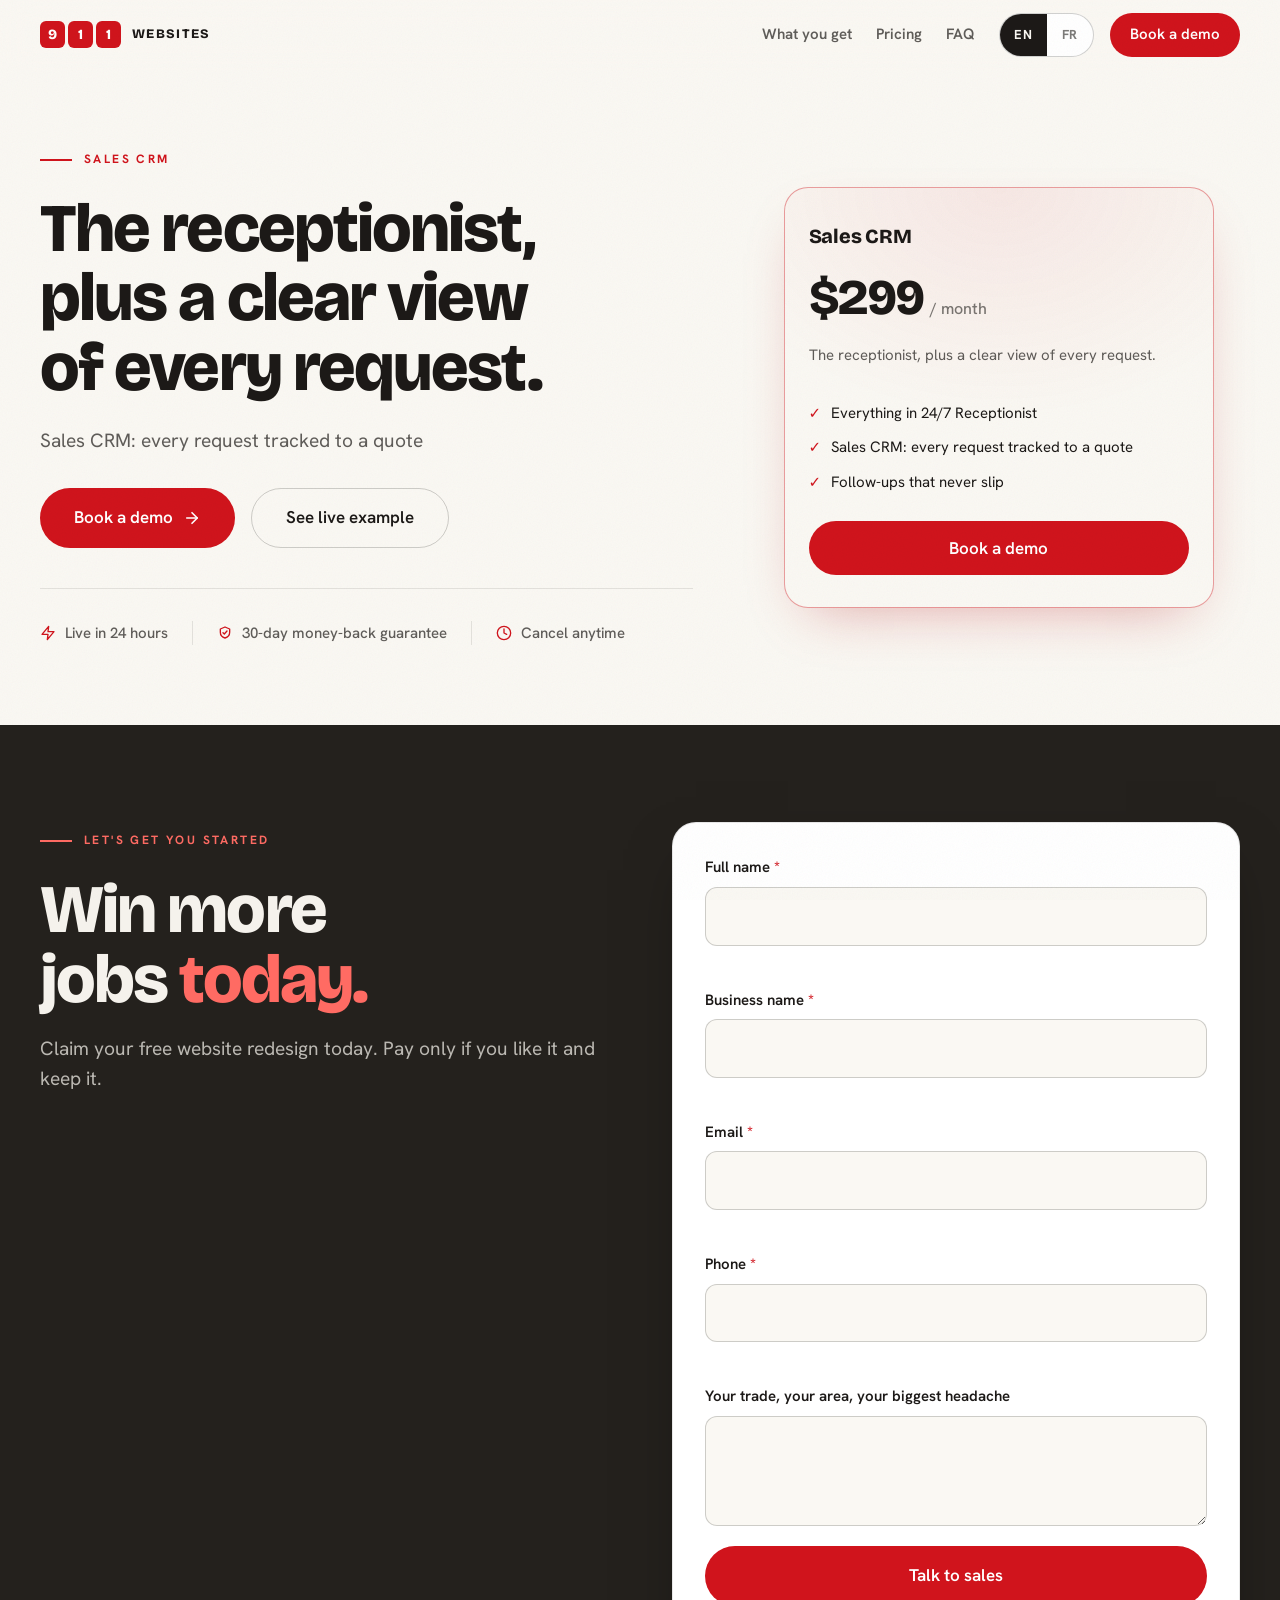
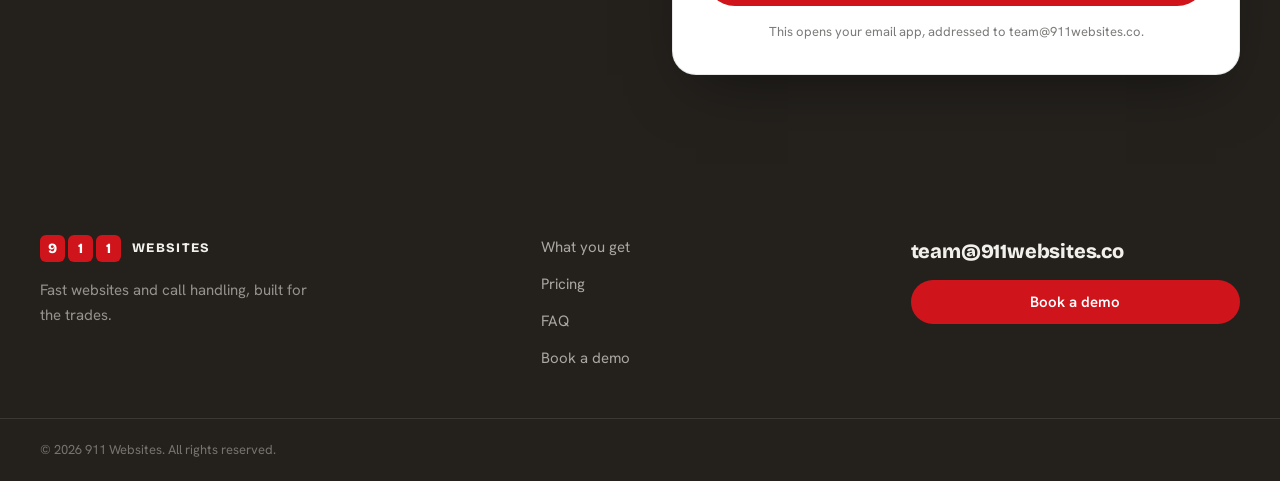
<file: crm.html>
<!DOCTYPE html>
<html lang="en">
<head>
  <meta charset="UTF-8" />
  <meta name="viewport" content="width=device-width, initial-scale=1.0" />
  <title data-i18n="crm.meta.title">911 Websites: Sales CRM</title>
  <link rel="canonical" href="https://911websites.co/crm" />
  <meta name="description" data-i18n-content="crm.meta.desc" content="The receptionist, plus a clear view of every request. Sales CRM: every request tracked to a quote." />
  <meta name="theme-color" content="#FAF8F3" />

  <meta property="og:title" content="911 Websites: Sales CRM" />
  <meta property="og:description" content="The receptionist, plus a clear view of every request. Sales CRM: every request tracked to a quote." />
  <meta property="og:type" content="website" />
  <meta property="og:url" content="https://911websites.co/crm" />

  <link rel="icon" type="image/svg+xml" href="data:image/svg+xml,%3Csvg xmlns='http://www.w3.org/2000/svg' viewBox='0 0 52 18'%3E%3Crect x='0' y='0' width='15' height='18' rx='4' fill='%23ED1C24'/%3E%3Ctext x='7.5' y='13.5' font-family='Arial Black,Arial' font-size='12' font-weight='900' text-anchor='middle' fill='white'%3E9%3C/text%3E%3Crect x='18.5' y='0' width='15' height='18' rx='4' fill='%23ED1C24'/%3E%3Ctext x='26' y='13.5' font-family='Arial Black,Arial' font-size='12' font-weight='900' text-anchor='middle' fill='white'%3E1%3C/text%3E%3Crect x='37' y='0' width='15' height='18' rx='4' fill='%23ED1C24'/%3E%3Ctext x='44.5' y='13.5' font-family='Arial Black,Arial' font-size='12' font-weight='900' text-anchor='middle' fill='white'%3E1%3C/text%3E%3C/svg%3E" />

  <link rel="preconnect" href="https://fonts.googleapis.com" />
  <link rel="preconnect" href="https://fonts.gstatic.com" crossorigin />
  <link href="https://fonts.googleapis.com/css2?family=Bricolage+Grotesque:opsz,wght@12..96,700;12..96,800&family=Hanken+Grotesk:wght@400;500;600;700&display=swap" rel="stylesheet" />
  <link rel="stylesheet" href="assets/css/styles.css?v=7" />
</head>
<body data-page="crm">

  <a href="#main" class="skip" data-i18n="c.skip">Skip to content</a>

  <header class="nav" id="nav" role="banner">
    <div class="nav__inner wrap">
      <a href="/" class="logo" aria-label="911 Websites">
        <span class="logo__sq-group" aria-hidden="true">
          <span class="logo__sq">9</span><span class="logo__sq">1</span><span class="logo__sq">1</span>
        </span>
        <span class="logo__word">Websites</span>
      </a>

      <button class="nav__burger" id="burger" aria-label="Menu" aria-expanded="false" aria-controls="navLinks">
        <span></span><span></span><span></span>
      </button>

      <nav class="nav__links" id="navLinks" aria-label="Primary">
        <a href="/#pillars" data-i18n="h.pillars.kicker">What you get</a>
        <a href="/#pricing" data-i18n="c.nav.pricing">Pricing</a>
        <a href="/#faq" data-i18n="c.nav.faq">FAQ</a>
      </nav>

      <div class="lang" role="group" aria-label="Language">
        <button type="button" data-lang="en" aria-pressed="true">EN</button>
        <button type="button" data-lang="fr" aria-pressed="false">FR</button>
      </div>

      <a href="#contact" class="btn btn--primary btn--nav nav__cta" data-i18n="c.cta.demo">Book a demo</a>
    </div>
  </header>

  <main id="main">

    <!-- HERO -->
    <section class="hero" aria-labelledby="hero-title">
      <div class="wrap hero__grid">
        <div class="hero__copy" data-reveal>
          <p class="kicker" data-i18n="c.plan3.name">Sales CRM</p>
          <h1 class="display hero__title" id="hero-title" data-i18n="c.plan3.desc">The receptionist, plus a clear view of every request.</h1>
          <p class="lead hero__lead" data-i18n="c.plan3.f2">Sales CRM: every request tracked to a quote</p>
          <div class="hero__actions">
            <a href="#contact" class="btn btn--primary btn--lg">
              <span data-i18n="c.cta.demo">Book a demo</span>
              <svg class="btn__arrow" viewBox="0 0 24 24" fill="none" stroke="currentColor" stroke-width="2.2" stroke-linecap="round" stroke-linejoin="round" aria-hidden="true"><line x1="5" y1="12" x2="19" y2="12"/><polyline points="12 5 19 12 12 19"/></svg>
            </a>
            <a href="/demo" class="btn btn--ghost btn--lg" data-i18n="c.cta.example">See a live example</a>
          </div>
          <ul class="trust" aria-label="Guarantees">
            <li>
              <svg viewBox="0 0 24 24" fill="none" stroke="currentColor" stroke-width="2" stroke-linecap="round" stroke-linejoin="round" aria-hidden="true"><polygon points="13 2 3 14 12 14 11 22 21 10 12 10 13 2"/></svg>
              <span data-i18n="c.trust.1">Live in 24 hours</span>
            </li>
            <li>
              <svg viewBox="0 0 24 24" fill="none" stroke="currentColor" stroke-width="2" stroke-linecap="round" stroke-linejoin="round" aria-hidden="true"><path d="M12 3l7 3v5c0 4-3 7.5-7 8.5C8 18.5 5 15 5 11V6z"/><path d="M9 11.5l2 2 4-4.5"/></svg>
              <span data-i18n="c.trust.2">30-day money-back guarantee</span>
            </li>
            <li>
              <svg viewBox="0 0 24 24" fill="none" stroke="currentColor" stroke-width="2" stroke-linecap="round" stroke-linejoin="round" aria-hidden="true"><circle cx="12" cy="12" r="10"/><polyline points="12 6 12 12 16 14"/></svg>
              <span data-i18n="c.trust.3">Cancel anytime</span>
            </li>
          </ul>
        </div>

        <!-- The Sales CRM plan card, reused as the hero visual -->
        <aside class="plan plan--featured" data-reveal aria-label="Sales CRM plan" style="max-width: 430px; width: 100%; justify-self: center;">
          <h3 class="plan__name" data-i18n="c.plan3.name">Sales CRM</h3>
          <div class="plan__price">$299<span data-i18n="c.per">/ month</span></div>
          <p class="plan__desc" data-i18n="c.plan3.desc">The receptionist, plus a clear view of every request.</p>
          <ul class="plan__features">
            <li data-i18n="c.plan3.f1">Everything in 24/7 Receptionist</li>
            <li data-i18n="c.plan3.f2">Sales CRM: every request tracked to a quote</li>
            <li data-i18n="c.plan3.f3">Follow-ups that never slip</li>
          </ul>
          <a href="#contact" class="btn btn--primary btn--full" data-i18n="c.cta.demo">Book a demo</a>
        </aside>
      </div>
    </section>

    <!-- CONTACT (slate block) -->
    <section class="section contact section--dark" id="contact" aria-labelledby="contact-title" data-reveal>
      <div class="wrap contact__grid">
        <div class="contact__pitch">
          <p class="kicker" data-i18n="a.contact.kicker">Start here</p>
          <h2 class="display" id="contact-title" data-i18n-html="h.contact.title">Your next job starts <span class="accent">here.</span></h2>
          <p class="lead" data-i18n="h.contact.lead">A 15-minute demo of the website and the receptionist, applied to your business.</p>
        </div>

        <form class="form" id="demoForm" data-subject-key="crm.form.subject" novalidate aria-label="Demo request">
          <div class="field">
            <label for="name"><span data-i18n="c.form.name">Full name</span> <span class="req" aria-hidden="true">*</span></label>
            <input type="text" id="name" name="name" required autocomplete="name" aria-required="true" aria-describedby="e-name" />
            <span class="field__err" id="e-name" role="alert" aria-live="polite"></span>
          </div>
          <div class="field">
            <label for="business"><span data-i18n="c.form.biz">Business name</span> <span class="req" aria-hidden="true">*</span></label>
            <input type="text" id="business" name="business" required autocomplete="organization" aria-required="true" aria-describedby="e-business" />
            <span class="field__err" id="e-business" role="alert" aria-live="polite"></span>
          </div>
          <div class="field">
            <label for="email"><span data-i18n="c.form.email">Email</span> <span class="req" aria-hidden="true">*</span></label>
            <input type="email" id="email" name="email" required autocomplete="email" aria-required="true" aria-describedby="e-email" />
            <span class="field__err" id="e-email" role="alert" aria-live="polite"></span>
          </div>
          <div class="field">
            <label for="phone"><span data-i18n="c.form.phone">Phone</span> <span class="req" aria-hidden="true">*</span></label>
            <input type="tel" id="phone" name="phone" required autocomplete="tel" aria-required="true" aria-describedby="e-phone" />
            <span class="field__err" id="e-phone" role="alert" aria-live="polite"></span>
          </div>
          <div class="field">
            <label for="message" data-i18n="c.form.msg">Your trade, your area, your biggest headache</label>
            <textarea id="message" name="message"></textarea>
          </div>
          <button type="submit" class="btn btn--primary btn--full btn--lg" data-i18n="c.form.send">Request a demo</button>
          <p class="form__hint" data-i18n="c.form.hint">This opens your email app, addressed to team@911websites.co.</p>
        </form>
      </div>
    </section>

  </main>

  <footer class="footer" role="contentinfo">
    <div class="wrap footer__top">
      <div class="footer__brand">
        <a href="/" class="logo" aria-label="911 Websites">
          <span class="logo__sq-group" aria-hidden="true">
            <span class="logo__sq">9</span><span class="logo__sq">1</span><span class="logo__sq">1</span>
          </span>
          <span class="logo__word">Websites</span>
        </a>
        <p data-i18n="c.footer.tag">Fast websites and call handling, built for the trades.</p>
      </div>
      <nav class="footer__nav" aria-label="Footer">
        <a href="/#pillars" data-i18n="h.pillars.kicker">What you get</a>
        <a href="/#pricing" data-i18n="c.nav.pricing">Pricing</a>
        <a href="/#faq" data-i18n="c.nav.faq">FAQ</a>
        <a href="#contact" data-i18n="c.cta.demo">Book a demo</a>
      </nav>
      <div class="footer__contact">
        <a href="mailto:team@911websites.co" class="footer__mail">team@911websites.co</a>
        <a href="#contact" class="btn btn--primary btn--nav" data-i18n="c.cta.demo">Book a demo</a>
      </div>
    </div>
    <div class="footer__bottom">
      <div class="wrap">
        <p>&copy; <span data-year>2026</span> 911 Websites. <span data-i18n="c.footer.rights">All rights reserved.</span></p>
      </div>
    </div>
  </footer>

  <script src="assets/js/i18n.js?v=7"></script>
  <script src="assets/js/main.js?v=7"></script>
</body>
</html>
</file>
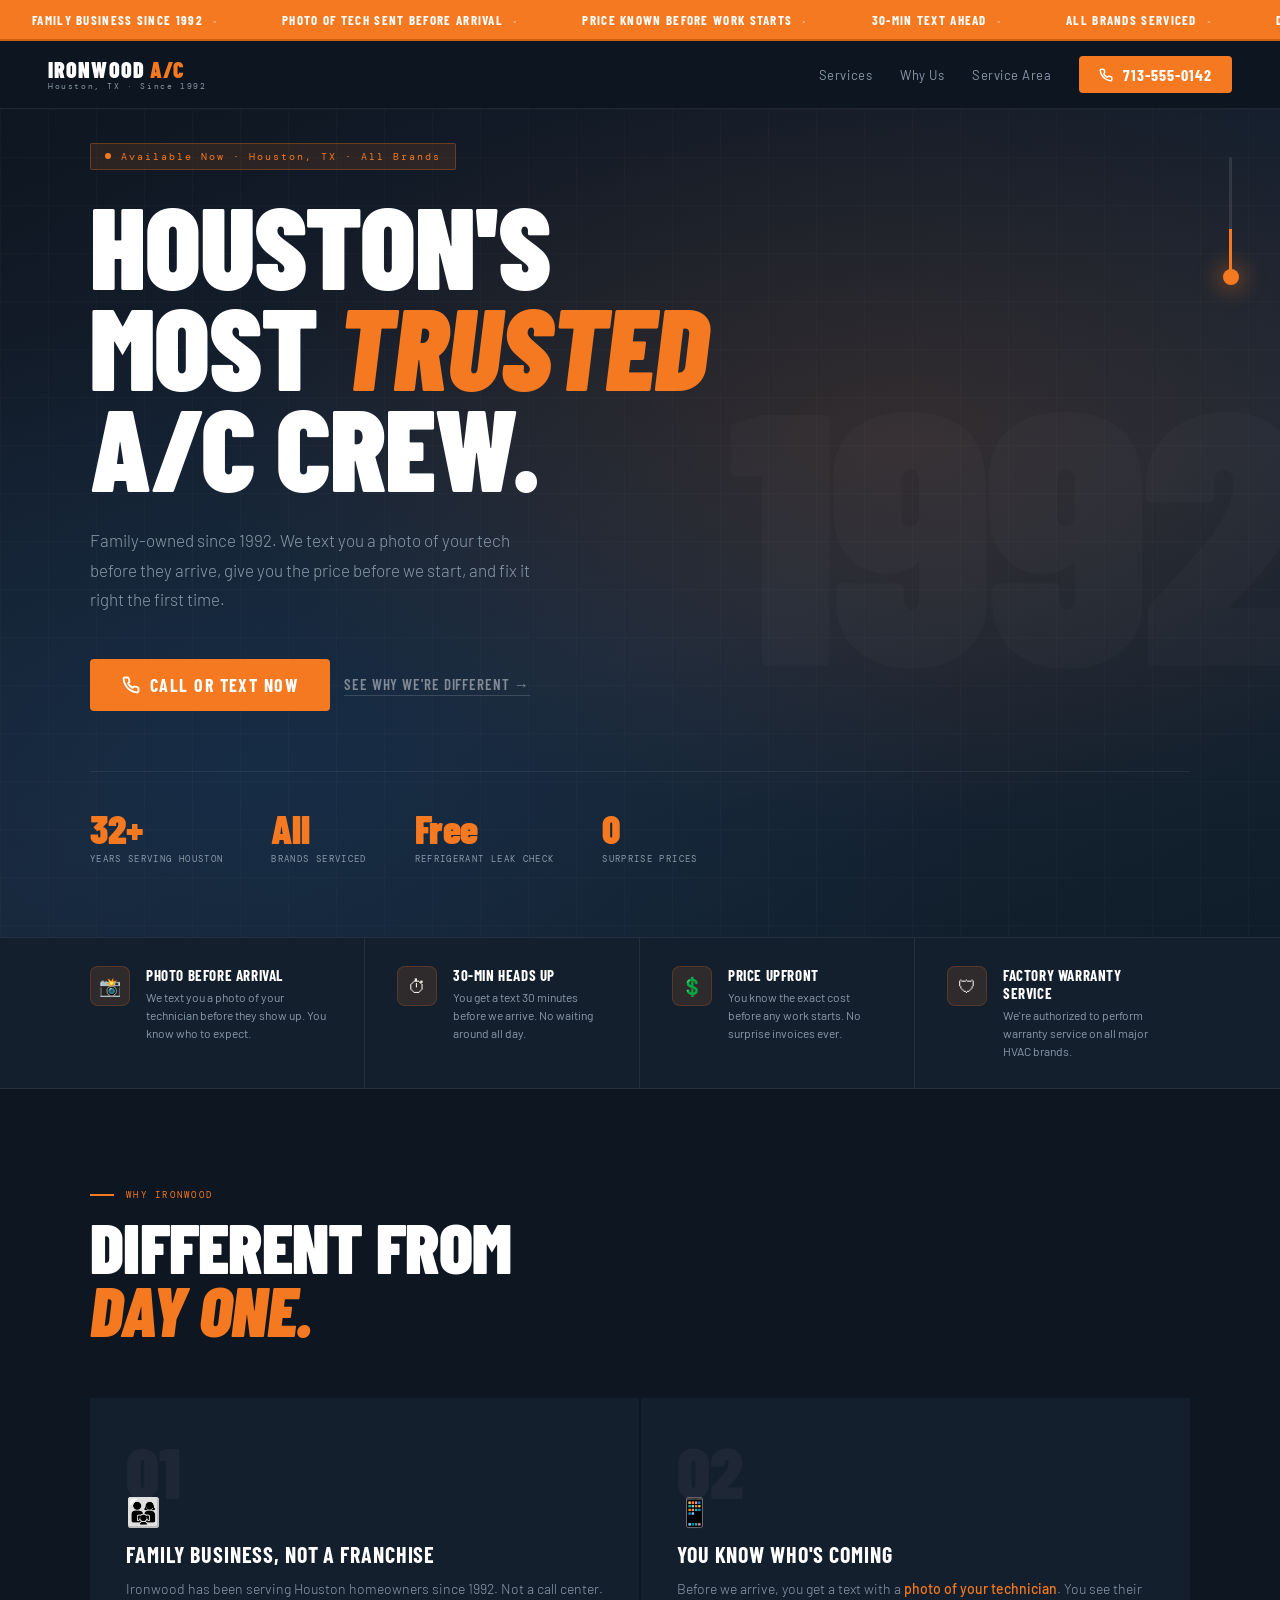
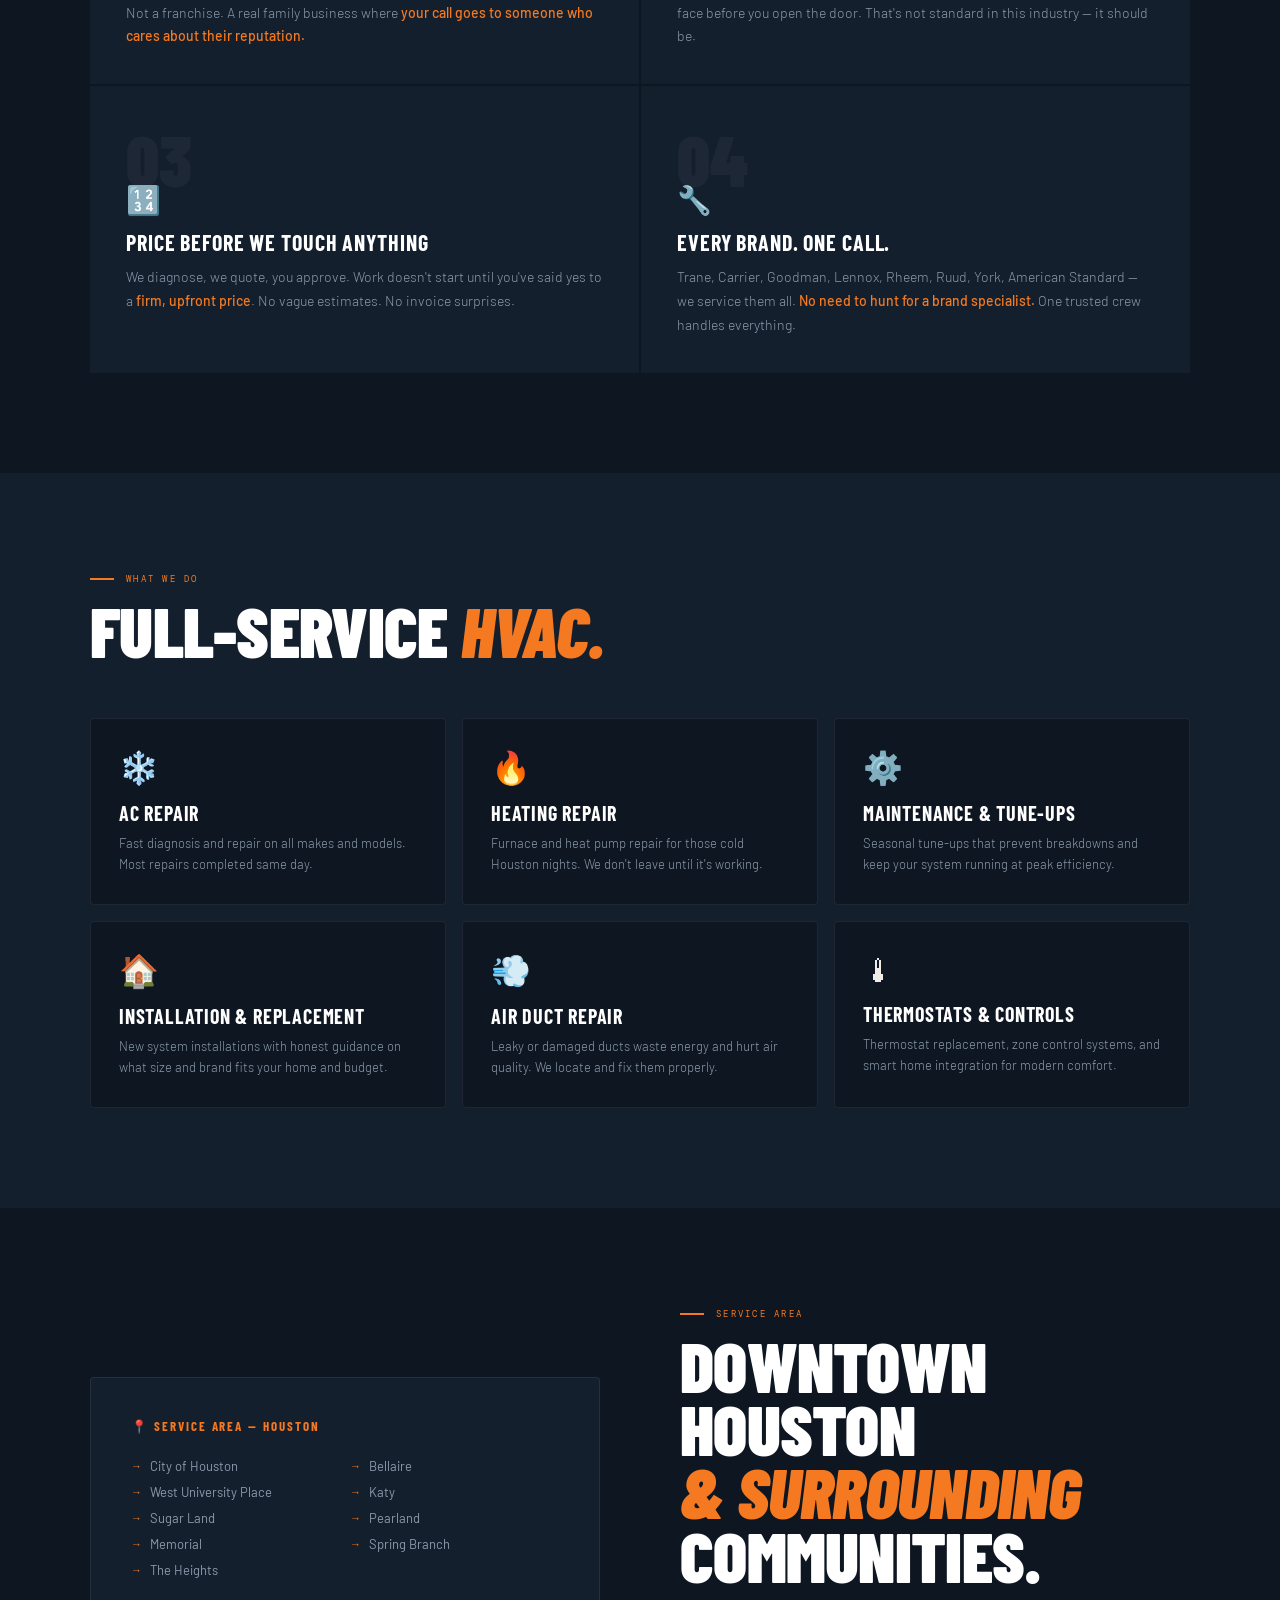
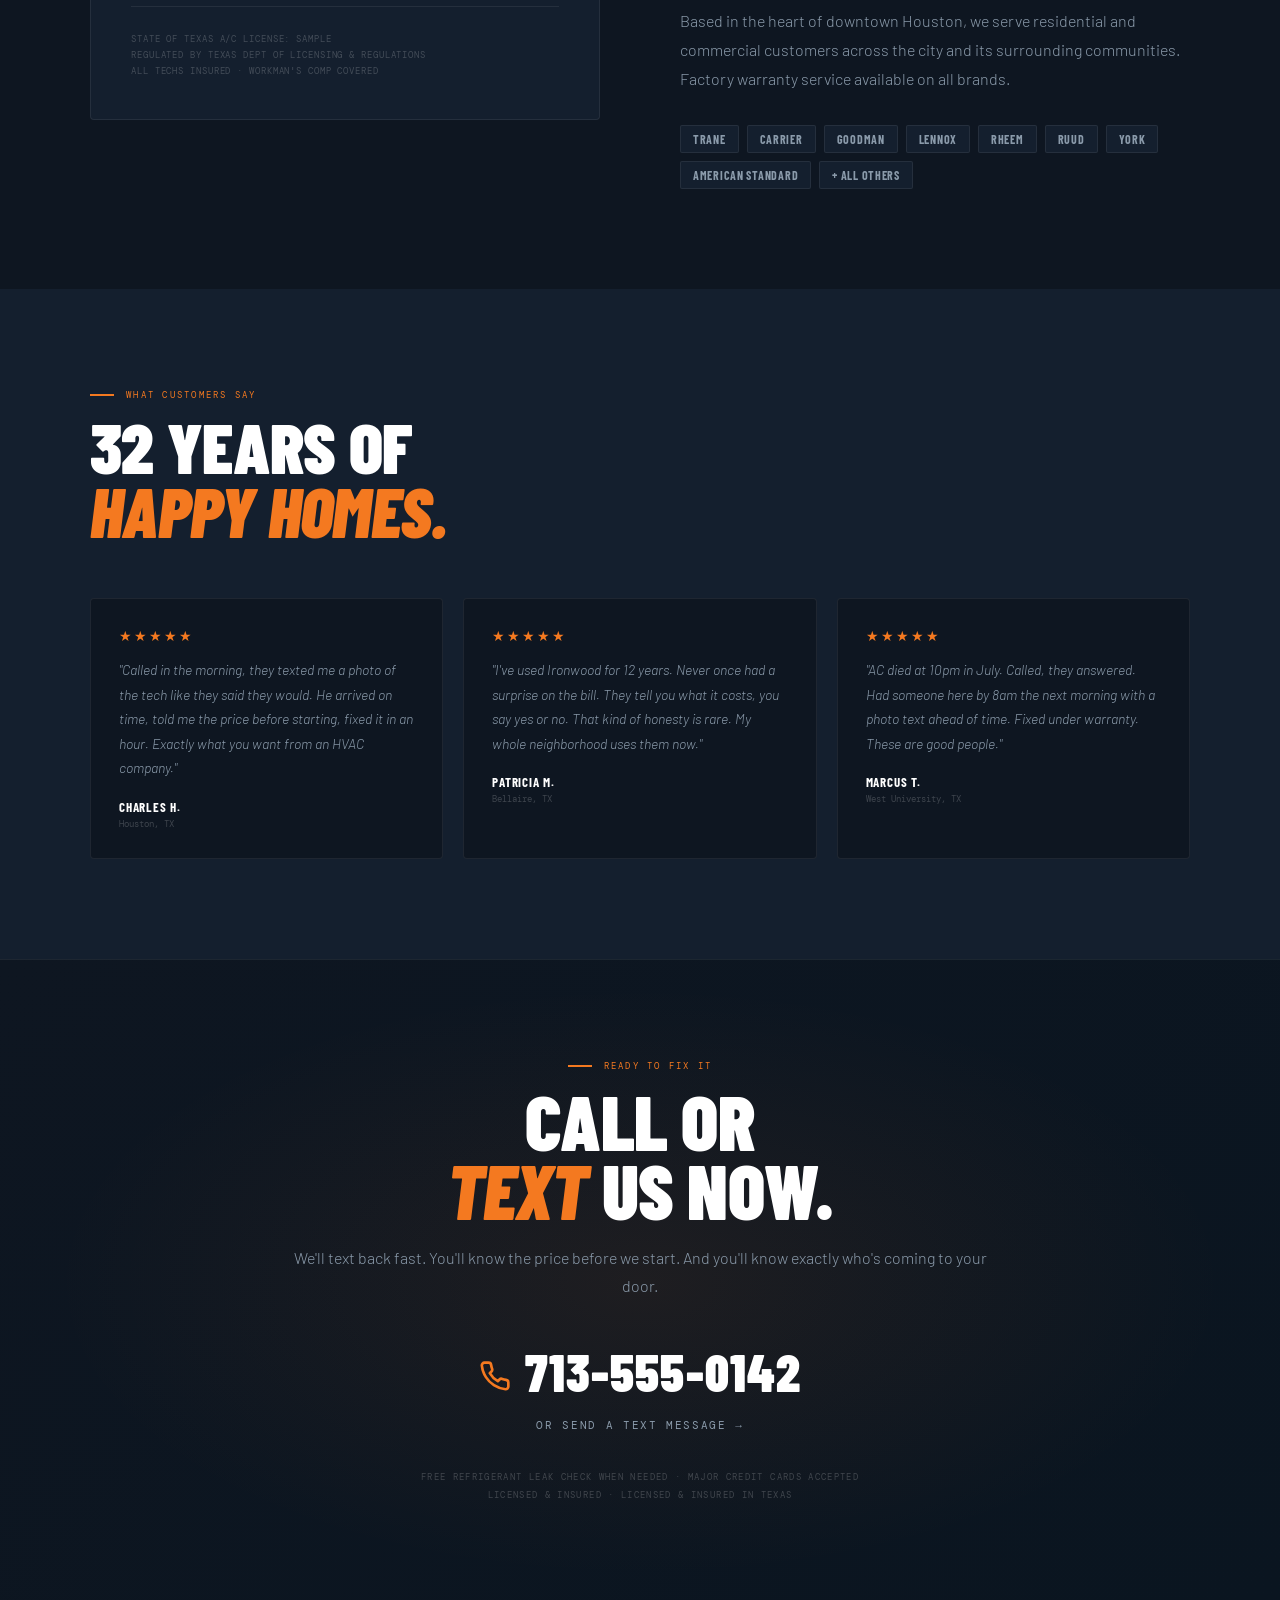
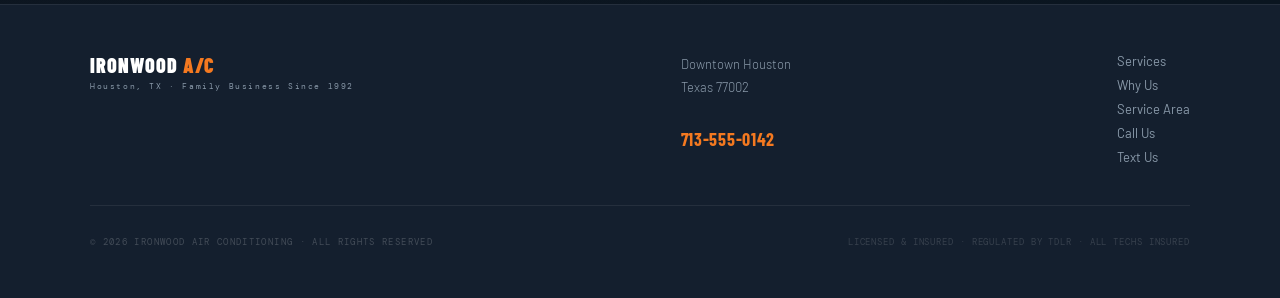
<file: demo-after.html>
<!DOCTYPE html>
<html lang="en">
<head>
<meta charset="UTF-8"/>
<meta name="viewport" content="width=device-width, initial-scale=1.0"/>
<meta name="robots" content="noindex,nofollow"/>
<title>Ironwood Air Conditioning — Houston, TX Since 1992</title>
<link rel="preconnect" href="https://fonts.googleapis.com"/>
<link href="https://fonts.googleapis.com/css2?family=Barlow+Condensed:ital,wght@0,300;0,600;0,700;0,900;1,700&family=Barlow:wght@300;400;500&family=DM+Mono:wght@400;500&display=swap" rel="stylesheet"/>
<style>
*, *::before, *::after { box-sizing: border-box; margin: 0; padding: 0; }
:root {
  --navy:    #0E1621;
  --navy2:   #141F2E;
  --navy3:   #1C2B3A;
  --orange:  #F47920;
  --orange2: #FF8C35;
  --ice:     #E8F4F8;
  --white:   #FFFFFF;
  --text:    #F0EDE8;
  --mid:     #8A9AAA;
  --border:  rgba(255,255,255,0.07);
  --cond:    'Barlow Condensed', sans-serif;
  --body:    'Barlow', sans-serif;
  --mono:    'DM Mono', monospace;
}
html { scroll-behavior: smooth; }
body { background: var(--navy); color: var(--text); font-family: var(--body); overflow-x: hidden; }
::-webkit-scrollbar { width: 3px; }
::-webkit-scrollbar-thumb { background: var(--orange); }

/* ── MARQUEE ── */
.marquee-bar {
  background: var(--orange); overflow: hidden; padding: 10px 0;
  border-bottom: 2px solid #d06010;
}
.marquee-track {
  display: flex; gap: 0; white-space: nowrap;
  animation: marquee 22s linear infinite;
}
.marquee-item {
  display: inline-flex; align-items: center; gap: 10px;
  font-family: var(--cond); font-size: 13px; font-weight: 700;
  color: white; letter-spacing: 0.1em; padding: 0 32px;
  text-transform: uppercase;
}
.marquee-sep { color: rgba(255,255,255,0.45); font-size: 16px; }
@keyframes marquee { from { transform: translateX(0); } to { transform: translateX(-50%); } }

/* ── NAV ── */
nav {
  position: sticky; top: 0; z-index: 100;
  background: rgba(14,22,33,0.97); backdrop-filter: blur(12px);
  border-bottom: 1px solid var(--border);
  padding: 0 48px; height: 68px;
  display: flex; align-items: center; justify-content: space-between;
}
.logo { display: flex; flex-direction: column; text-decoration: none; gap: 1px; }
.logo-main { font-family: var(--cond); font-size: 22px; font-weight: 900; color: white; letter-spacing: 0.05em; line-height: 1; text-transform: uppercase; }
.logo-main span { color: var(--orange); }
.logo-sub { font-family: var(--mono); font-size: 8px; color: var(--mid); letter-spacing: 0.2em; }
.nav-right { display: flex; align-items: center; gap: 28px; }
.nav-link { font-family: var(--body); font-size: 13px; color: var(--mid); text-decoration: none; letter-spacing: 0.04em; transition: color 0.2s; }
.nav-link:hover { color: var(--text); }
.nav-phone {
  display: flex; align-items: center; gap: 10px;
  background: var(--orange); color: white; text-decoration: none;
  padding: 9px 20px; border-radius: 4px;
  font-family: var(--cond); font-size: 16px; font-weight: 700; letter-spacing: 0.06em;
  transition: background 0.2s, transform 0.15s;
}
.nav-phone:hover { background: var(--orange2); transform: translateY(-1px); }
.nav-phone svg { flex-shrink: 0; }

/* ── HERO ── */
.hero {
  min-height: 92vh; position: relative; overflow: hidden;
  display: flex; align-items: flex-end; padding: 0 48px 72px;
  background: var(--navy);
}
.hero-bg {
  position: absolute; inset: 0;
  background:
    radial-gradient(ellipse at 70% 40%, rgba(244,121,32,0.12) 0%, transparent 55%),
    radial-gradient(ellipse at 20% 80%, rgba(20,50,80,0.6) 0%, transparent 50%),
    linear-gradient(160deg, #0E1621 0%, #1a2535 60%, #0f1d2a 100%);
}
/* Grid texture */
.hero-grid {
  position: absolute; inset: 0; opacity: 0.04;
  background-image:
    linear-gradient(rgba(255,255,255,0.5) 1px, transparent 1px),
    linear-gradient(90deg, rgba(255,255,255,0.5) 1px, transparent 1px);
  background-size: 48px 48px;
}
/* Big decorative year */
.hero-year {
  position: absolute; right: -20px; top: 50%; transform: translateY(-50%);
  font-family: var(--cond); font-size: clamp(200px, 28vw, 360px);
  font-weight: 900; color: rgba(255,255,255,0.02);
  line-height: 1; letter-spacing: -0.02em; user-select: none; pointer-events: none;
  white-space: nowrap;
}
/* Thermometer icon */
.hero-icon {
  position: absolute; top: 48px; right: 48px;
  width: 3px; height: 120px;
  background: linear-gradient(to top, var(--orange) 40%, rgba(255,255,255,0.1) 40%);
  border-radius: 2px;
}
.hero-icon::after {
  content: ''; position: absolute; bottom: -8px; left: 50%;
  transform: translateX(-50%);
  width: 16px; height: 16px; border-radius: 50%;
  background: var(--orange);
  box-shadow: 0 0 24px var(--orange);
}
.hero-inner { max-width: 1100px; margin: 0 auto; width: 100%; position: relative; z-index: 2; }
.hero-tag {
  display: inline-flex; align-items: center; gap: 10px;
  background: rgba(244,121,32,0.12); border: 1px solid rgba(244,121,32,0.3);
  border-radius: 2px; padding: 6px 14px; margin-bottom: 24px;
}
.hero-tag-dot { width: 6px; height: 6px; border-radius: 50%; background: var(--orange); animation: blink 2s step-end infinite; }
.hero-tag-text { font-family: var(--mono); font-size: 10px; color: var(--orange); letter-spacing: 0.2em; }
@keyframes blink { 0%,100%{opacity:1} 50%{opacity:0.2} }
h1 {
  font-family: var(--cond); font-weight: 900; line-height: 0.88;
  letter-spacing: -0.01em; color: white; margin-bottom: 28px;
  font-size: clamp(60px, 9vw, 120px); text-transform: uppercase;
}
h1 em { font-style: italic; color: var(--orange); }
.hero-sub {
  font-size: 17px; color: var(--mid); line-height: 1.75;
  font-weight: 300; max-width: 460px; margin-bottom: 44px;
}
.hero-actions { display: flex; gap: 14px; flex-wrap: wrap; margin-bottom: 60px; }
.btn-cta {
  background: var(--orange); color: white; text-decoration: none;
  padding: 15px 32px; border-radius: 4px;
  font-family: var(--cond); font-size: 18px; font-weight: 700; letter-spacing: 0.08em;
  text-transform: uppercase; transition: background 0.2s, transform 0.15s;
  display: flex; align-items: center; gap: 10px;
}
.btn-cta:hover { background: var(--orange2); transform: translateY(-2px); }
.btn-text {
  color: rgba(255,255,255,0.45); font-family: var(--cond);
  font-size: 15px; font-weight: 600; letter-spacing: 0.06em;
  text-decoration: none; border-bottom: 1px solid rgba(255,255,255,0.15);
  padding-bottom: 2px; align-self: center; text-transform: uppercase;
  transition: color 0.2s, border-color 0.2s;
}
.btn-text:hover { color: rgba(255,255,255,0.7); border-color: rgba(255,255,255,0.4); }
.hero-proof {
  display: flex; gap: 48px; padding-top: 36px;
  border-top: 1px solid var(--border);
}
.hero-proof-stat { }
.hero-proof-n {
  font-family: var(--cond); font-size: 40px; font-weight: 900;
  color: var(--orange); letter-spacing: -0.01em; line-height: 1;
}
.hero-proof-l {
  font-family: var(--mono); font-size: 9px; color: var(--mid);
  letter-spacing: 0.15em; margin-top: 5px; text-transform: uppercase;
}

/* ── TRUST STRIP ── */
.trust {
  background: var(--navy2); border-top: 1px solid var(--border); border-bottom: 1px solid var(--border);
  padding: 0 48px;
}
.trust-inner {
  max-width: 1100px; margin: 0 auto;
  display: grid; grid-template-columns: repeat(4,1fr);
}
.trust-item {
  padding: 28px 0; border-right: 1px solid var(--border);
  display: flex; gap: 16px; align-items: flex-start;
  padding-right: 32px;
}
.trust-item:not(:first-child) { padding-left: 32px; }
.trust-item:last-child { border-right: none; }
.trust-icon {
  width: 40px; height: 40px; border-radius: 8px;
  background: rgba(244,121,32,0.12); border: 1px solid rgba(244,121,32,0.2);
  display: flex; align-items: center; justify-content: center;
  font-size: 18px; flex-shrink: 0;
}
.trust-title { font-family: var(--cond); font-size: 15px; font-weight: 700; color: white; letter-spacing: 0.04em; text-transform: uppercase; margin-bottom: 4px; }
.trust-body { font-family: var(--body); font-size: 12px; color: var(--mid); line-height: 1.5; }

/* ── WHY US ── */
.why { padding: 100px 48px; background: var(--navy); }
.why-inner { max-width: 1100px; margin: 0 auto; }
.section-label { font-family: var(--mono); font-size: 9px; color: var(--orange); letter-spacing: 0.25em; margin-bottom: 14px; text-transform: uppercase; display: flex; align-items: center; gap: 12px; }
.section-label::before { content: ''; display: block; width: 24px; height: 2px; background: var(--orange); }
.section-title { font-family: var(--cond); font-size: clamp(40px, 5.5vw, 72px); font-weight: 900; color: white; text-transform: uppercase; letter-spacing: -0.01em; line-height: 0.9; margin-bottom: 56px; }
.section-title em { color: var(--orange); font-style: italic; }

.why-grid { display: grid; grid-template-columns: 1fr 1fr; gap: 2px; }
.why-card {
  background: var(--navy2); padding: 36px 36px;
  transition: background 0.2s;
  position: relative; overflow: hidden;
}
.why-card::before {
  content: ''; position: absolute; top: 0; left: 0;
  width: 3px; height: 0; background: var(--orange);
  transition: height 0.3s ease;
}
.why-card:hover { background: var(--navy3); }
.why-card:hover::before { height: 100%; }
.why-num { font-family: var(--cond); font-size: 72px; font-weight: 900; color: rgba(255,255,255,0.04); line-height: 1; margin-bottom: -12px; }
.why-icon { font-size: 28px; margin-bottom: 12px; }
.why-title { font-family: var(--cond); font-size: 22px; font-weight: 700; color: white; letter-spacing: 0.04em; text-transform: uppercase; margin-bottom: 10px; }
.why-body { font-family: var(--body); font-size: 14px; color: var(--mid); line-height: 1.7; font-weight: 300; }
.why-highlight { color: var(--orange); font-weight: 500; }

/* ── SERVICES ── */
.services { padding: 100px 48px; background: var(--navy2); }
.services-inner { max-width: 1100px; margin: 0 auto; }
.services-grid { display: grid; grid-template-columns: repeat(3,1fr); gap: 16px; margin-top: 48px; }
.service-card {
  border: 1px solid var(--border); border-radius: 4px; padding: 28px 28px;
  background: var(--navy); transition: border-color 0.2s, transform 0.2s;
  position: relative;
}
.service-card:hover { border-color: rgba(244,121,32,0.4); transform: translateY(-2px); }
.service-emoji { font-size: 32px; margin-bottom: 14px; display: block; }
.service-name { font-family: var(--cond); font-size: 20px; font-weight: 700; color: white; letter-spacing: 0.04em; text-transform: uppercase; margin-bottom: 8px; }
.service-desc { font-family: var(--body); font-size: 13px; color: var(--mid); line-height: 1.65; font-weight: 300; }

/* ── SERVICE AREA ── */
.area { padding: 100px 48px; background: var(--navy); }
.area-inner { max-width: 1100px; margin: 0 auto; display: grid; grid-template-columns: 1fr 1fr; gap: 80px; align-items: center; }
.area-map {
  background: var(--navy2); border: 1px solid var(--border); border-radius: 4px;
  padding: 40px; position: relative; overflow: hidden;
}
.area-map-title { font-family: var(--cond); font-size: 13px; font-weight: 700; color: var(--orange); letter-spacing: 0.15em; text-transform: uppercase; margin-bottom: 24px; }
.area-list { display: grid; grid-template-columns: 1fr 1fr; gap: 10px; }
.area-item {
  display: flex; align-items: center; gap: 8px;
  font-family: var(--body); font-size: 13px; color: var(--mid);
}
.area-item::before { content: '→'; color: var(--orange); font-size: 11px; flex-shrink: 0; }
.area-license {
  margin-top: 28px; padding-top: 24px; border-top: 1px solid var(--border);
  font-family: var(--mono); font-size: 9px; color: rgba(255,255,255,0.2); letter-spacing: 0.1em; line-height: 1.8;
}
.area-content {}
.area-body { font-family: var(--body); font-size: 16px; color: var(--mid); line-height: 1.8; font-weight: 300; margin-bottom: 32px; }
.brands { display: flex; flex-wrap: wrap; gap: 8px; }
.brand-tag {
  background: var(--navy2); border: 1px solid var(--border);
  border-radius: 2px; padding: 6px 12px;
  font-family: var(--cond); font-size: 12px; font-weight: 700;
  color: var(--mid); letter-spacing: 0.06em; text-transform: uppercase;
  transition: border-color 0.2s, color 0.2s;
}
.brand-tag:hover { border-color: rgba(244,121,32,0.4); color: var(--text); }

/* ── REVIEWS ── */
.reviews { padding: 100px 48px; background: var(--navy2); }
.reviews-inner { max-width: 1100px; margin: 0 auto; }
.reviews-grid { display: grid; grid-template-columns: repeat(3,1fr); gap: 20px; margin-top: 48px; }
.review-card {
  background: var(--navy); border: 1px solid var(--border); border-radius: 4px; padding: 28px 28px;
  transition: border-color 0.2s;
}
.review-card:hover { border-color: rgba(244,121,32,0.25); }
.review-stars { color: var(--orange); font-size: 14px; letter-spacing: 2px; margin-bottom: 14px; }
.review-text { font-family: var(--body); font-size: 14px; color: var(--mid); line-height: 1.75; font-weight: 300; font-style: italic; margin-bottom: 18px; }
.review-author { font-family: var(--cond); font-size: 13px; font-weight: 700; color: white; letter-spacing: 0.06em; text-transform: uppercase; }
.review-date { font-family: var(--mono); font-size: 9px; color: rgba(255,255,255,0.2); margin-top: 3px; }

/* ── CTA SECTION ── */
.cta-section {
  padding: 100px 48px;
  background: linear-gradient(135deg, var(--navy) 0%, #0a1520 100%);
  border-top: 1px solid var(--border);
  position: relative; overflow: hidden;
}
.cta-section::before {
  content: ''; position: absolute; inset: 0;
  background: radial-gradient(ellipse at 50% 50%, rgba(244,121,32,0.08) 0%, transparent 65%);
}
.cta-inner { max-width: 700px; margin: 0 auto; text-align: center; position: relative; z-index: 2; }
.cta-title { font-family: var(--cond); font-size: clamp(44px, 6vw, 80px); font-weight: 900; color: white; text-transform: uppercase; letter-spacing: -0.01em; line-height: 0.9; margin-bottom: 20px; }
.cta-title em { color: var(--orange); font-style: italic; }
.cta-sub { font-family: var(--body); font-size: 16px; color: var(--mid); line-height: 1.75; margin-bottom: 40px; font-weight: 300; }
.cta-number {
  display: inline-flex; align-items: center; gap: 14px;
  font-family: var(--cond); font-size: clamp(32px, 5vw, 52px); font-weight: 900;
  color: white; text-decoration: none; letter-spacing: 0.02em;
  transition: color 0.2s;
}
.cta-number:hover { color: var(--orange); }
.cta-number-icon { color: var(--orange); }
.cta-sms {
  display: block; margin-top: 16px;
  font-family: var(--mono); font-size: 11px; color: var(--mid); letter-spacing: 0.15em;
  text-decoration: none; transition: color 0.2s;
}
.cta-sms:hover { color: var(--orange); }
.cta-guarantee { margin-top: 36px; font-family: var(--mono); font-size: 9px; color: rgba(255,255,255,0.2); letter-spacing: 0.15em; line-height: 2; text-transform: uppercase; }

/* ── FOOTER ── */
footer {
  background: var(--navy2); border-top: 1px solid var(--border);
  padding: 48px 48px;
}
.footer-inner { max-width: 1100px; margin: 0 auto; display: flex; align-items: flex-start; justify-content: space-between; gap: 40px; }
.footer-logo { display: flex; flex-direction: column; gap: 4px; }
.footer-logo-main { font-family: var(--cond); font-size: 20px; font-weight: 900; color: white; letter-spacing: 0.05em; text-transform: uppercase; }
.footer-logo-main span { color: var(--orange); }
.footer-logo-sub { font-family: var(--mono); font-size: 8px; color: var(--mid); letter-spacing: 0.2em; }
.footer-address { font-family: var(--body); font-size: 13px; color: var(--mid); line-height: 1.8; font-weight: 300; }
.footer-links { display: flex; flex-direction: column; gap: 8px; }
.footer-link { font-family: var(--body); font-size: 13px; color: var(--mid); text-decoration: none; transition: color 0.2s; }
.footer-link:hover { color: var(--orange); }
.footer-bottom { margin-top: 40px; padding-top: 28px; border-top: 1px solid var(--border); max-width: 1100px; margin-left: auto; margin-right: auto; display: flex; justify-content: space-between; align-items: center; }
.footer-copy { font-family: var(--mono); font-size: 9px; color: rgba(255,255,255,0.2); letter-spacing: 0.15em; }
.footer-license { font-family: var(--mono); font-size: 9px; color: rgba(255,255,255,0.15); letter-spacing: 0.1em; text-align: right; line-height: 1.8; }

/* ── ANIMATIONS ── */
@keyframes fadeUp { from { opacity: 0; transform: translateY(20px); } to { opacity: 1; transform: translateY(0); } }
.hero-inner > * { animation: fadeUp 0.6s ease both; }
.hero-tag { animation-delay: 0s; }
h1 { animation-delay: 0.1s; }
.hero-sub { animation-delay: 0.2s; }
.hero-actions { animation-delay: 0.3s; }
.hero-proof { animation-delay: 0.4s; }

/* ── RESPONSIVE ── */
@media (max-width: 900px) {
  nav, .hero, .trust, .why, .services, .area, .reviews, .cta-section, footer { padding-left: 24px; padding-right: 24px; }
  .trust-inner { grid-template-columns: 1fr 1fr; }
  .trust-item:nth-child(2) { border-right: none; }
  .trust-item:nth-child(3) { border-right: 1px solid var(--border); }
  h1 { font-size: clamp(52px, 11vw, 80px); }
  .why-grid, .area-inner { grid-template-columns: 1fr; }
  .services-grid { grid-template-columns: 1fr 1fr; }
  .reviews-grid { grid-template-columns: 1fr; }
  .footer-inner { flex-direction: column; gap: 32px; }
  .hero-year { font-size: 160px; right: -10px; }
}
@media (max-width: 600px) {
  .trust-inner { grid-template-columns: 1fr; }
  .trust-item { border-right: none !important; border-bottom: 1px solid var(--border); }
  .services-grid { grid-template-columns: 1fr; }
  .nav-right .nav-link { display: none; }
  .hero-proof { gap: 28px; flex-wrap: wrap; }
}
</style>
</head>
<body>

<!-- MARQUEE -->
<div class="marquee-bar" aria-hidden="true">
  <div class="marquee-track">
    <span class="marquee-item">Family Business Since 1992 <span class="marquee-sep">·</span></span>
    <span class="marquee-item">Photo of Tech Sent Before Arrival <span class="marquee-sep">·</span></span>
    <span class="marquee-item">Price Known Before Work Starts <span class="marquee-sep">·</span></span>
    <span class="marquee-item">30-Min Text Ahead <span class="marquee-sep">·</span></span>
    <span class="marquee-item">All Brands Serviced <span class="marquee-sep">·</span></span>
    <span class="marquee-item">Downtown Houston <span class="marquee-sep">·</span></span>
    <span class="marquee-item">Call or Text 713-555-0142 <span class="marquee-sep">·</span></span>
    <!-- duplicate for seamless loop -->
    <span class="marquee-item">Family Business Since 1992 <span class="marquee-sep">·</span></span>
    <span class="marquee-item">Photo of Tech Sent Before Arrival <span class="marquee-sep">·</span></span>
    <span class="marquee-item">Price Known Before Work Starts <span class="marquee-sep">·</span></span>
    <span class="marquee-item">30-Min Text Ahead <span class="marquee-sep">·</span></span>
    <span class="marquee-item">All Brands Serviced <span class="marquee-sep">·</span></span>
    <span class="marquee-item">Downtown Houston <span class="marquee-sep">·</span></span>
    <span class="marquee-item">Call or Text 713-555-0142 <span class="marquee-sep">·</span></span>
  </div>
</div>

<!-- NAV -->
<nav>
  <a href="#" class="logo">
    <span class="logo-main">Ironwood <span>A/C</span></span>
    <span class="logo-sub">Houston, TX · Since 1992</span>
  </a>
  <div class="nav-right">
    <a href="#services" class="nav-link">Services</a>
    <a href="#why" class="nav-link">Why Us</a>
    <a href="#area" class="nav-link">Service Area</a>
    <a href="tel:7135550142" class="nav-phone">
      <svg width="14" height="14" viewBox="0 0 24 24" fill="none" stroke="currentColor" stroke-width="2.5" stroke-linecap="round" stroke-linejoin="round"><path d="M22 16.92v3a2 2 0 01-2.18 2 19.79 19.79 0 01-8.63-3.07 19.5 19.5 0 01-6-6 19.79 19.79 0 01-3.07-8.67A2 2 0 014.11 2h3a2 2 0 012 1.72c.127.96.361 1.903.7 2.81a2 2 0 01-.45 2.11L8.09 9.91a16 16 0 006 6l1.27-1.27a2 2 0 012.11-.45c.907.339 1.85.573 2.81.7A2 2 0 0122 16.92z"/></svg>
      713-555-0142
    </a>
  </div>
</nav>

<!-- HERO -->
<div class="hero">
  <div class="hero-bg"></div>
  <div class="hero-grid"></div>
  <div class="hero-year" aria-hidden="true">1992</div>
  <div class="hero-icon" aria-hidden="true"></div>
  <div class="hero-inner">
    <div class="hero-tag">
      <div class="hero-tag-dot"></div>
      <span class="hero-tag-text">Available Now · Houston, TX · All Brands</span>
    </div>
    <h1>Houston's<br/>Most <em>Trusted</em><br/>A/C Crew.</h1>
    <p class="hero-sub">Family-owned since 1992. We text you a photo of your tech before they arrive, give you the price before we start, and fix it right the first time.</p>
    <div class="hero-actions">
      <a href="tel:7135550142" class="btn-cta">
        <svg width="18" height="18" viewBox="0 0 24 24" fill="none" stroke="currentColor" stroke-width="2.5" stroke-linecap="round" stroke-linejoin="round"><path d="M22 16.92v3a2 2 0 01-2.18 2 19.79 19.79 0 01-8.63-3.07 19.5 19.5 0 01-6-6 19.79 19.79 0 01-3.07-8.67A2 2 0 014.11 2h3a2 2 0 012 1.72c.127.96.361 1.903.7 2.81a2 2 0 01-.45 2.11L8.09 9.91a16 16 0 006 6l1.27-1.27a2 2 0 012.11-.45c.907.339 1.85.573 2.81.7A2 2 0 0122 16.92z"/></svg>
        Call or Text Now
      </a>
      <a href="#why" class="btn-text">See Why We're Different →</a>
    </div>
    <div class="hero-proof">
      <div class="hero-proof-stat"><div class="hero-proof-n">32+</div><div class="hero-proof-l">Years Serving Houston</div></div>
      <div class="hero-proof-stat"><div class="hero-proof-n">All</div><div class="hero-proof-l">Brands Serviced</div></div>
      <div class="hero-proof-stat"><div class="hero-proof-n">Free</div><div class="hero-proof-l">Refrigerant Leak Check</div></div>
      <div class="hero-proof-stat"><div class="hero-proof-n">0</div><div class="hero-proof-l">Surprise Prices</div></div>
    </div>
  </div>
</div>

<!-- TRUST STRIP -->
<div class="trust">
  <div class="trust-inner">
    <div class="trust-item">
      <div class="trust-icon">📸</div>
      <div>
        <div class="trust-title">Photo Before Arrival</div>
        <div class="trust-body">We text you a photo of your technician before they show up. You know who to expect.</div>
      </div>
    </div>
    <div class="trust-item">
      <div class="trust-icon">⏱</div>
      <div>
        <div class="trust-title">30-Min Heads Up</div>
        <div class="trust-body">You get a text 30 minutes before we arrive. No waiting around all day.</div>
      </div>
    </div>
    <div class="trust-item">
      <div class="trust-icon">💲</div>
      <div>
        <div class="trust-title">Price Upfront</div>
        <div class="trust-body">You know the exact cost before any work starts. No surprise invoices ever.</div>
      </div>
    </div>
    <div class="trust-item">
      <div class="trust-icon">🛡</div>
      <div>
        <div class="trust-title">Factory Warranty Service</div>
        <div class="trust-body">We're authorized to perform warranty service on all major HVAC brands.</div>
      </div>
    </div>
  </div>
</div>

<!-- WHY US -->
<div class="why" id="why">
  <div class="why-inner">
    <div class="section-label">Why Ironwood</div>
    <div class="section-title">Different From<br/><em>Day One.</em></div>
    <div class="why-grid">
      <div class="why-card">
        <div class="why-num">01</div>
        <div class="why-icon">👨‍👩‍👧</div>
        <div class="why-title">Family Business, Not a Franchise</div>
        <div class="why-body">Ironwood has been serving Houston homeowners since 1992. Not a call center. Not a franchise. A real family business where <span class="why-highlight">your call goes to someone who cares about their reputation.</span></div>
      </div>
      <div class="why-card">
        <div class="why-num">02</div>
        <div class="why-icon">📱</div>
        <div class="why-title">You Know Who's Coming</div>
        <div class="why-body">Before we arrive, you get a text with a <span class="why-highlight">photo of your technician</span>. You see their face before you open the door. That's not standard in this industry — it should be.</div>
      </div>
      <div class="why-card">
        <div class="why-num">03</div>
        <div class="why-icon">🔢</div>
        <div class="why-title">Price Before We Touch Anything</div>
        <div class="why-body">We diagnose, we quote, you approve. Work doesn't start until you've said yes to a <span class="why-highlight">firm, upfront price</span>. No vague estimates. No invoice surprises.</div>
      </div>
      <div class="why-card">
        <div class="why-num">04</div>
        <div class="why-icon">🔧</div>
        <div class="why-title">Every Brand. One Call.</div>
        <div class="why-body">Trane, Carrier, Goodman, Lennox, Rheem, Ruud, York, American Standard — we service them all. <span class="why-highlight">No need to hunt for a brand specialist.</span> One trusted crew handles everything.</div>
      </div>
    </div>
  </div>
</div>

<!-- SERVICES -->
<div class="services" id="services">
  <div class="services-inner">
    <div class="section-label">What We Do</div>
    <div class="section-title">Full-Service <em>HVAC.</em></div>
    <div class="services-grid">
      <div class="service-card">
        <span class="service-emoji">❄️</span>
        <div class="service-name">AC Repair</div>
        <div class="service-desc">Fast diagnosis and repair on all makes and models. Most repairs completed same day.</div>
      </div>
      <div class="service-card">
        <span class="service-emoji">🔥</span>
        <div class="service-name">Heating Repair</div>
        <div class="service-desc">Furnace and heat pump repair for those cold Houston nights. We don't leave until it's working.</div>
      </div>
      <div class="service-card">
        <span class="service-emoji">⚙️</span>
        <div class="service-name">Maintenance & Tune-Ups</div>
        <div class="service-desc">Seasonal tune-ups that prevent breakdowns and keep your system running at peak efficiency.</div>
      </div>
      <div class="service-card">
        <span class="service-emoji">🏠</span>
        <div class="service-name">Installation & Replacement</div>
        <div class="service-desc">New system installations with honest guidance on what size and brand fits your home and budget.</div>
      </div>
      <div class="service-card">
        <span class="service-emoji">💨</span>
        <div class="service-name">Air Duct Repair</div>
        <div class="service-desc">Leaky or damaged ducts waste energy and hurt air quality. We locate and fix them properly.</div>
      </div>
      <div class="service-card">
        <span class="service-emoji">🌡</span>
        <div class="service-name">Thermostats & Controls</div>
        <div class="service-desc">Thermostat replacement, zone control systems, and smart home integration for modern comfort.</div>
      </div>
    </div>
  </div>
</div>

<!-- SERVICE AREA -->
<div class="area" id="area">
  <div class="area-inner">
    <div class="area-map">
      <div class="area-map-title">📍 Service Area — Houston</div>
      <div class="area-list">
        <div class="area-item">City of Houston</div>
        <div class="area-item">Bellaire</div>
        <div class="area-item">West University Place</div>
        <div class="area-item">Katy</div>
        <div class="area-item">Sugar Land</div>
        <div class="area-item">Pearland</div>
        <div class="area-item">Memorial</div>
        <div class="area-item">Spring Branch</div>
        <div class="area-item">The Heights</div>
      </div>
      <div class="area-license">
        STATE OF TEXAS A/C LICENSE: SAMPLE<br/>
        REGULATED BY TEXAS DEPT OF LICENSING & REGULATIONS<br/>
        ALL TECHS INSURED · WORKMAN'S COMP COVERED
      </div>
    </div>
    <div class="area-content">
      <div class="section-label">Service Area</div>
      <div class="section-title" style="margin-bottom:20px;">Downtown Houston<br/><em>& Surrounding</em><br/>Communities.</div>
      <div class="area-body">Based in the heart of downtown Houston, we serve residential and commercial customers across the city and its surrounding communities. Factory warranty service available on all brands.</div>
      <div class="brands">
        <span class="brand-tag">Trane</span>
        <span class="brand-tag">Carrier</span>
        <span class="brand-tag">Goodman</span>
        <span class="brand-tag">Lennox</span>
        <span class="brand-tag">Rheem</span>
        <span class="brand-tag">Ruud</span>
        <span class="brand-tag">York</span>
        <span class="brand-tag">American Standard</span>
        <span class="brand-tag">+ All Others</span>
      </div>
    </div>
  </div>
</div>

<!-- REVIEWS -->
<div class="reviews">
  <div class="reviews-inner">
    <div class="section-label">What Customers Say</div>
    <div class="section-title">32 Years of<br/><em>Happy Homes.</em></div>
    <div class="reviews-grid">
      <div class="review-card">
        <div class="review-stars">★★★★★</div>
        <div class="review-text">"Called in the morning, they texted me a photo of the tech like they said they would. He arrived on time, told me the price before starting, fixed it in an hour. Exactly what you want from an HVAC company."</div>
        <div class="review-author">Charles H.</div>
        <div class="review-date">Houston, TX</div>
      </div>
      <div class="review-card">
        <div class="review-stars">★★★★★</div>
        <div class="review-text">"I've used Ironwood for 12 years. Never once had a surprise on the bill. They tell you what it costs, you say yes or no. That kind of honesty is rare. My whole neighborhood uses them now."</div>
        <div class="review-author">Patricia M.</div>
        <div class="review-date">Bellaire, TX</div>
      </div>
      <div class="review-card">
        <div class="review-stars">★★★★★</div>
        <div class="review-text">"AC died at 10pm in July. Called, they answered. Had someone here by 8am the next morning with a photo text ahead of time. Fixed under warranty. These are good people."</div>
        <div class="review-author">Marcus T.</div>
        <div class="review-date">West University, TX</div>
      </div>
    </div>
  </div>
</div>

<!-- CTA -->
<div class="cta-section">
  <div class="cta-inner">
    <div class="section-label" style="justify-content:center;display:flex;">Ready to Fix It</div>
    <div class="cta-title">Call or<br/><em>Text</em> Us Now.</div>
    <div class="cta-sub">We'll text back fast. You'll know the price before we start. And you'll know exactly who's coming to your door.</div>
    <a href="tel:7135550142" class="cta-number">
      <span class="cta-number-icon">
        <svg width="32" height="32" viewBox="0 0 24 24" fill="none" stroke="currentColor" stroke-width="2" stroke-linecap="round" stroke-linejoin="round"><path d="M22 16.92v3a2 2 0 01-2.18 2 19.79 19.79 0 01-8.63-3.07 19.5 19.5 0 01-6-6 19.79 19.79 0 01-3.07-8.67A2 2 0 014.11 2h3a2 2 0 012 1.72c.127.96.361 1.903.7 2.81a2 2 0 01-.45 2.11L8.09 9.91a16 16 0 006 6l1.27-1.27a2 2 0 012.11-.45c.907.339 1.85.573 2.81.7A2 2 0 0122 16.92z"/></svg>
      </span>
      713-555-0142
    </a>
    <a href="sms:+17135550142" class="cta-sms">OR SEND A TEXT MESSAGE →</a>
    <div class="cta-guarantee">
      Free refrigerant leak check when needed · Major credit cards accepted<br/>
      Licensed & Insured · Licensed &amp; Insured in Texas
    </div>
  </div>
</div>

<!-- FOOTER -->
<footer>
  <div class="footer-inner">
    <div>
      <div class="footer-logo">
        <span class="footer-logo-main">Ironwood <span>A/C</span></span>
        <span class="footer-logo-sub">Houston, TX · Family Business Since 1992</span>
      </div>
    </div>
    <div class="footer-address">
      Downtown Houston<br/>
      Texas 77002<br/>
      <br/>
      <a href="tel:7135550142" style="color:var(--orange);text-decoration:none;font-family:var(--cond);font-size:18px;font-weight:700;letter-spacing:0.04em;">713-555-0142</a>
    </div>
    <div class="footer-links">
      <a href="#services" class="footer-link">Services</a>
      <a href="#why" class="footer-link">Why Us</a>
      <a href="#area" class="footer-link">Service Area</a>
      <a href="tel:7135550142" class="footer-link">Call Us</a>
      <a href="sms:+17135550142" class="footer-link">Text Us</a>
    </div>
  </div>
  <div class="footer-bottom">
    <div class="footer-copy">© 2026 IRONWOOD AIR CONDITIONING · ALL RIGHTS RESERVED</div>
    <div class="footer-license">LICENSED &amp; INSURED · REGULATED BY TDLR · ALL TECHS INSURED</div>
  </div>
</footer>

</body>
</html>
</file>
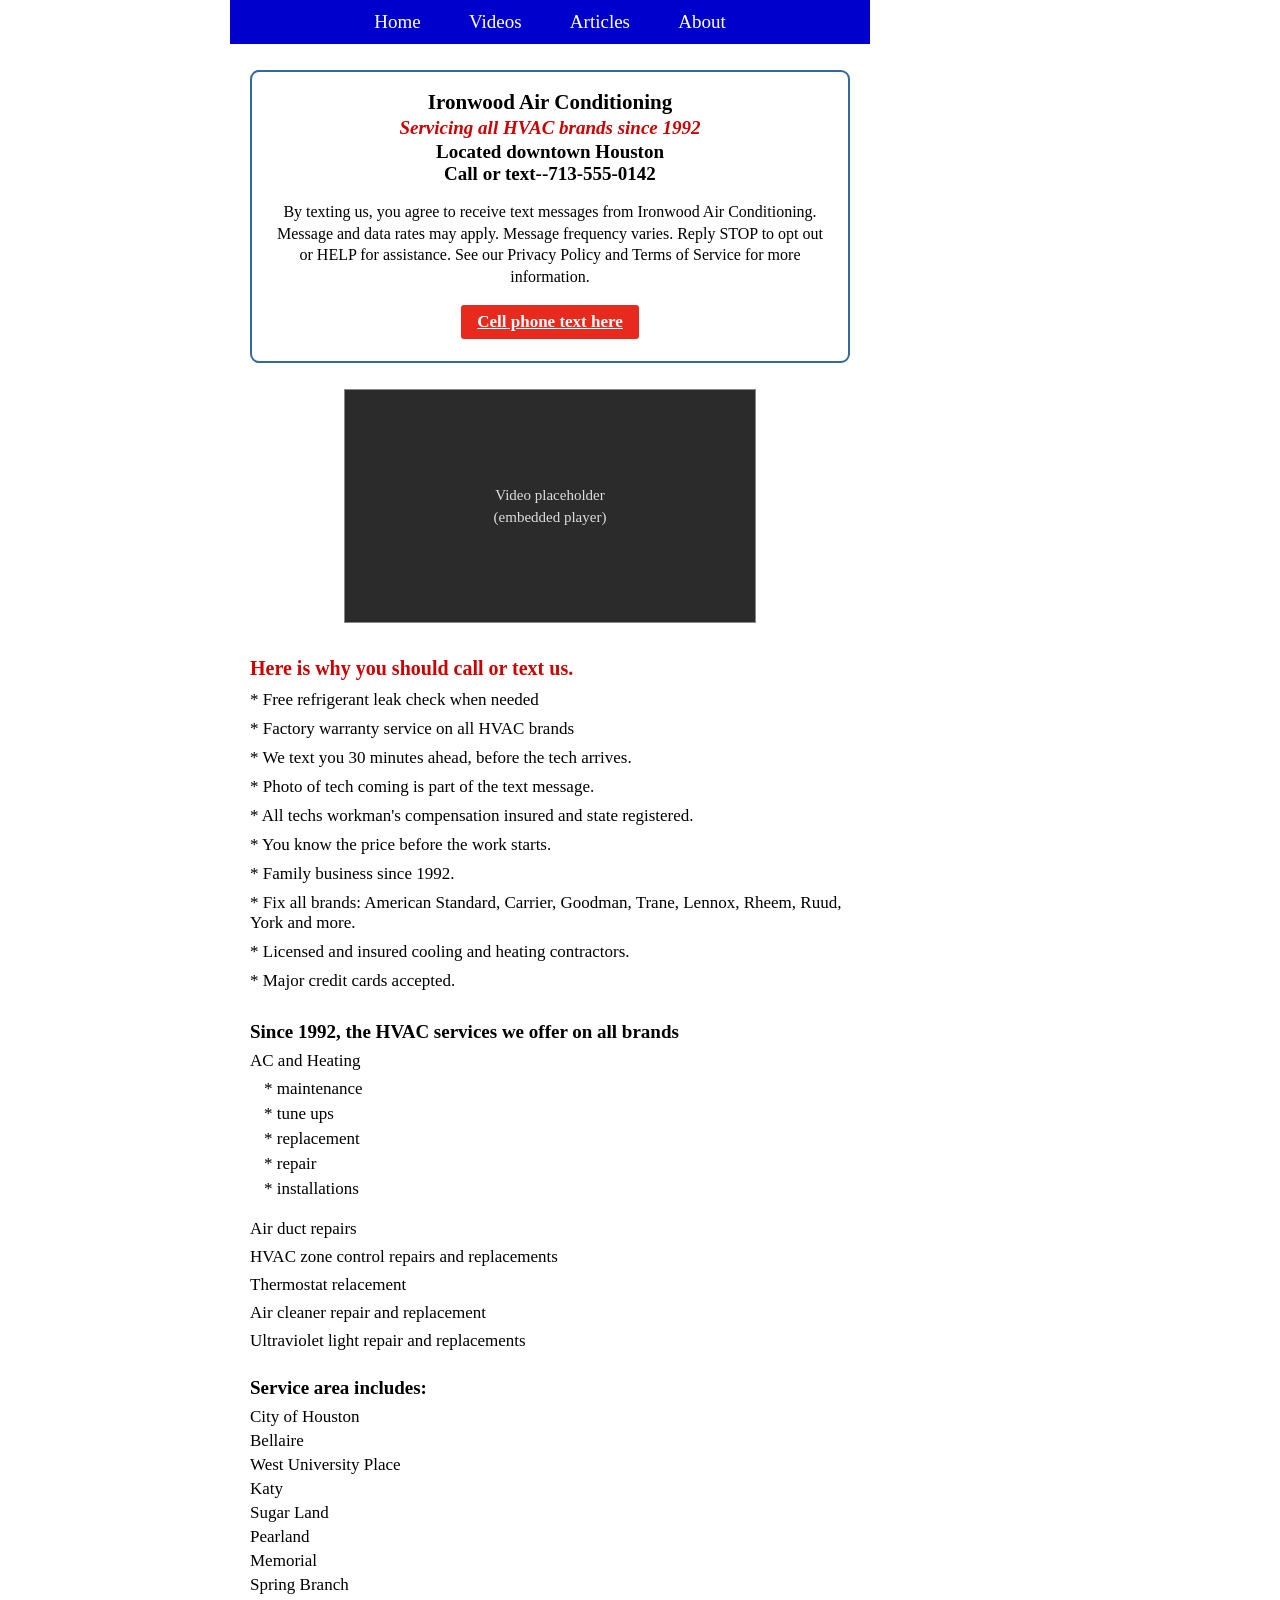
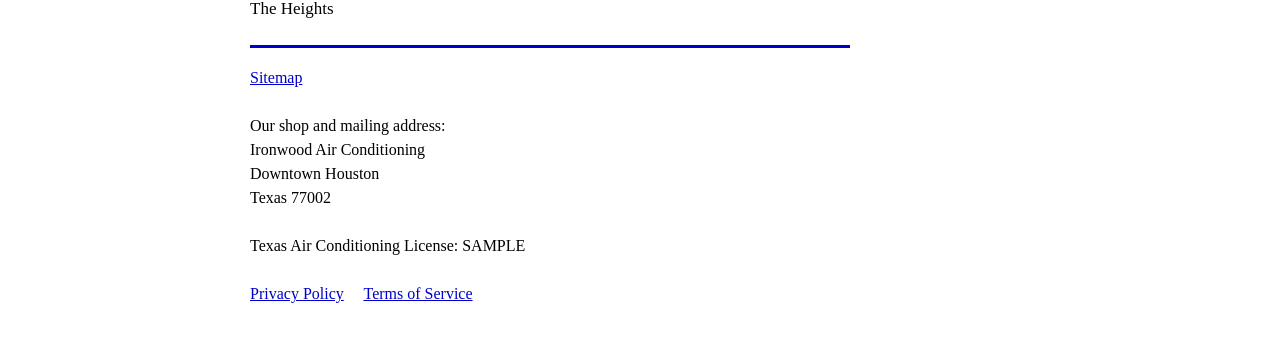
<file: demo-before.html>
<!DOCTYPE html>
<html lang="en">
<head>
<meta charset="utf-8"/>
<meta name="robots" content="noindex,nofollow"/>
<title>Houston HVAC and Air Conditioning Company</title>
<!--
  SAMPLE PAGE - 911 Websites.
  A recreation of the layout, typography and structure typical of an
  un-modernised contractor website. Not a copy of any live site, and
  the business, phone number and address are invented.
  Deliberately has NO viewport meta tag and a fixed-width body:
  that is precisely the defect being illustrated.
-->
<style>
  body {
    font-family: "Times New Roman", Times, serif;
    font-size: 17px;
    color: #000;
    background: #fff;
    margin: 0;
    padding: 0 0 40px;
    width: 1100px;
  }
  .navbar {
    background: #0000CC;
    text-align: center;
    padding: 11px 0;
    margin: 0 0 26px;
    width: 640px;
    margin-left: auto;
    margin-right: auto;
  }
  .navbar a {
    color: #fff;
    font-size: 19px;
    text-decoration: none;
    margin: 0 22px;
  }
  .navbar a:hover { text-decoration: underline; }
  .wrap { width: 600px; margin: 0 auto; text-align: center; }
  .box {
    border: 2px solid #36699b;
    border-radius: 9px;
    padding: 18px 22px 22px;
    margin-bottom: 26px;
  }
  .biz { font-size: 21px; font-weight: bold; margin: 0 0 2px; }
  .tag { color: #c00; font-style: italic; font-weight: bold; font-size: 19px; margin: 0 0 2px; }
  .loc, .tel { font-size: 19px; font-weight: bold; margin: 0; }
  .disclaimer { font-size: 16px; line-height: 1.35; margin: 16px 0 18px; }
  .txtbtn {
    display: inline-block;
    background: #e8291e;
    color: #fff;
    font-weight: bold;
    font-size: 17px;
    text-decoration: underline;
    padding: 7px 16px;
    border-radius: 3px;
  }
  .videobox {
    width: 410px;
    height: 232px;
    margin: 0 auto 34px;
    background: #2b2b2b;
    border: 1px solid #888;
    color: #ddd;
    font-size: 15px;
    display: flex;
    align-items: center;
    justify-content: center;
    text-align: center;
    line-height: 1.5;
  }
  h2.redhead {
    color: #c00;
    font-size: 20px;
    text-align: left;
    margin: 0 0 10px;
  }
  ul.stars { list-style: none; padding: 0; margin: 0 0 30px; text-align: left; }
  ul.stars li { margin: 0 0 9px; }
  h3.blackhead { font-size: 19px; text-align: left; margin: 0 0 8px; }
  .plain { text-align: left; margin: 0 0 8px; }
  ul.plain-list { list-style: none; padding: 0 0 0 14px; margin: 0 0 20px; text-align: left; }
  ul.plain-list li { margin: 0 0 5px; }
  .arealist { text-align: left; margin: 0 0 26px; }
  .arealist div { margin: 0 0 4px; }
  hr.blue { border: none; border-top: 3px solid #0000CC; margin: 26px 0 18px; }
  .footer { font-size: 16px; text-align: left; line-height: 1.5; }
  .footer a { color: #00c; }
</style>
</head>
<body>

<div class="navbar">
  <a href="#">Home</a>
  <a href="#">Videos</a>
  <a href="#">Articles</a>
  <a href="#">About</a>
</div>

<div class="wrap">

  <div class="box">
    <p class="biz">Ironwood Air Conditioning</p>
    <p class="tag">Servicing all HVAC brands since 1992</p>
    <p class="loc">Located downtown Houston</p>
    <p class="tel">Call or text--713-555-0142</p>
    <p class="disclaimer">
      By texting us, you agree to receive text messages from Ironwood Air
      Conditioning. Message and data rates may apply. Message frequency varies.
      Reply STOP to opt out or HELP for assistance. See our Privacy Policy and
      Terms of Service for more information.
    </p>
    <a href="#" class="txtbtn">Cell phone text here</a>
  </div>

  <div class="videobox">Video placeholder<br/>(embedded player)</div>

  <h2 class="redhead">Here is why you should call or text us.</h2>
  <ul class="stars">
    <li>* Free refrigerant leak check when needed</li>
    <li>* Factory warranty service on all HVAC brands</li>
    <li>* We text you 30 minutes ahead, before the tech arrives.</li>
    <li>* Photo of tech coming is part of the text message.</li>
    <li>* All techs workman's compensation insured and state registered.</li>
    <li>* You know the price before the work starts.</li>
    <li>* Family business since 1992.</li>
    <li>* Fix all brands: American Standard, Carrier, Goodman, Trane, Lennox, Rheem, Ruud, York and more.</li>
    <li>* Licensed and insured cooling and heating contractors.</li>
    <li>* Major credit cards accepted.</li>
  </ul>

  <h3 class="blackhead">Since 1992, the HVAC services we offer on all brands</h3>
  <p class="plain">AC and Heating</p>
  <ul class="plain-list">
    <li>* maintenance</li>
    <li>* tune ups</li>
    <li>* replacement</li>
    <li>* repair</li>
    <li>* installations</li>
  </ul>
  <p class="plain">Air duct repairs</p>
  <p class="plain">HVAC zone control repairs and replacements</p>
  <p class="plain">Thermostat relacement</p>
  <p class="plain">Air cleaner repair and replacement</p>
  <p class="plain">Ultraviolet light repair and replacements</p>

  <h3 class="blackhead" style="margin-top:26px;">Service area includes:</h3>
  <div class="arealist">
    <div>City of Houston</div>
    <div>Bellaire</div>
    <div>West University Place</div>
    <div>Katy</div>
    <div>Sugar Land</div>
    <div>Pearland</div>
    <div>Memorial</div>
    <div>Spring Branch</div>
    <div>The Heights</div>
  </div>

  <hr class="blue"/>

  <div class="footer">
    <a href="#">Sitemap</a>
    <br/><br/>
    Our shop and mailing address:<br/>
    Ironwood Air Conditioning<br/>
    Downtown Houston<br/>
    Texas 77002
    <br/><br/>
    Texas Air Conditioning License: SAMPLE
    <br/><br/>
    <a href="#">Privacy Policy</a> &nbsp; &nbsp; <a href="#">Terms of Service</a>
  </div>

</div>

</body>
</html>
</file>
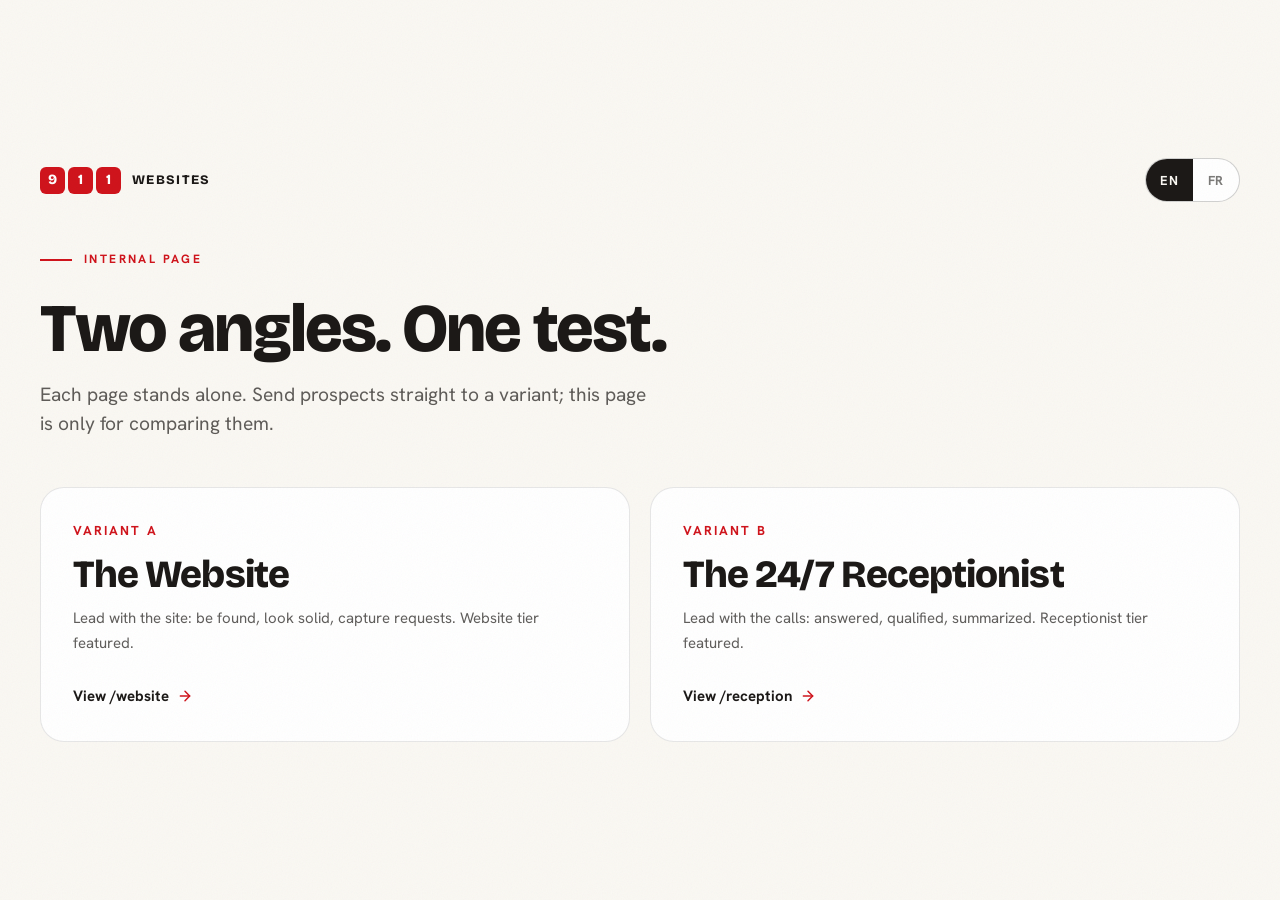
<file: lab.html>
<!DOCTYPE html>
<html lang="en">
<head>
  <meta charset="UTF-8" />
  <meta name="viewport" content="width=device-width, initial-scale=1.0" />
  <title data-i18n="home.meta.title">911 Websites, positioning lab</title>
  <meta name="robots" content="noindex, nofollow" />
  <meta name="theme-color" content="#FAF8F3" />

  <link rel="icon" type="image/svg+xml" href="data:image/svg+xml,%3Csvg xmlns='http://www.w3.org/2000/svg' viewBox='0 0 52 18'%3E%3Crect x='0' y='0' width='15' height='18' rx='4' fill='%23ED1C24'/%3E%3Ctext x='7.5' y='13.5' font-family='Arial Black,Arial' font-size='12' font-weight='900' text-anchor='middle' fill='white'%3E9%3C/text%3E%3Crect x='18.5' y='0' width='15' height='18' rx='4' fill='%23ED1C24'/%3E%3Ctext x='26' y='13.5' font-family='Arial Black,Arial' font-size='12' font-weight='900' text-anchor='middle' fill='white'%3E1%3C/text%3E%3Crect x='37' y='0' width='15' height='18' rx='4' fill='%23ED1C24'/%3E%3Ctext x='44.5' y='13.5' font-family='Arial Black,Arial' font-size='12' font-weight='900' text-anchor='middle' fill='white'%3E1%3C/text%3E%3C/svg%3E" />

  <link rel="preconnect" href="https://fonts.googleapis.com" />
  <link rel="preconnect" href="https://fonts.gstatic.com" crossorigin />
  <link href="https://fonts.googleapis.com/css2?family=Bricolage+Grotesque:opsz,wght@12..96,700;12..96,800&family=Hanken+Grotesk:wght@400;500;600;700&display=swap" rel="stylesheet" />
  <link rel="stylesheet" href="assets/css/styles.css?v=7" />
</head>
<body data-page="home">

  <main class="selector wrap">
    <div class="selector__top">
      <a href="/" class="logo" aria-label="911 Websites">
        <span class="logo__sq-group" aria-hidden="true">
          <span class="logo__sq">9</span><span class="logo__sq">1</span><span class="logo__sq">1</span>
        </span>
        <span class="logo__word">Websites</span>
      </a>
      <div class="lang" role="group" aria-label="Language">
        <button type="button" data-lang="en" aria-pressed="true">EN</button>
        <button type="button" data-lang="fr" aria-pressed="false">FR</button>
      </div>
    </div>

    <p class="kicker" data-i18n="home.kicker">Internal page</p>
    <h1 class="display" data-i18n="home.h1">Two angles. One test.</h1>
    <p class="lead" data-i18n="home.lead">Each page stands alone. Send prospects straight to a variant; this page is only for comparing them.</p>

    <div class="choices">
      <a class="choice" href="/website">
        <span class="choice__tag" data-i18n="home.a.tag">Variant A</span>
        <h2 class="h2" data-i18n="home.a.title">The Website</h2>
        <p data-i18n="home.a.desc">Lead with the site: be found, look solid, capture requests. Website tier featured.</p>
        <span class="choice__go">
          <span data-i18n="home.a.cta">View /website</span>
          <svg viewBox="0 0 24 24" fill="none" stroke="currentColor" stroke-width="2.2" stroke-linecap="round" stroke-linejoin="round" aria-hidden="true"><line x1="5" y1="12" x2="19" y2="12"/><polyline points="12 5 19 12 12 19"/></svg>
        </span>
      </a>

      <a class="choice" href="/reception">
        <span class="choice__tag" data-i18n="home.b.tag">Variant B</span>
        <h2 class="h2" data-i18n="home.b.title">The 24/7 Receptionist</h2>
        <p data-i18n="home.b.desc">Lead with the calls: answered, qualified, summarized. Receptionist tier featured.</p>
        <span class="choice__go">
          <span data-i18n="home.b.cta">View /reception</span>
          <svg viewBox="0 0 24 24" fill="none" stroke="currentColor" stroke-width="2.2" stroke-linecap="round" stroke-linejoin="round" aria-hidden="true"><line x1="5" y1="12" x2="19" y2="12"/><polyline points="12 5 19 12 12 19"/></svg>
        </span>
      </a>
    </div>
  </main>

  <script src="assets/js/i18n.js?v=7"></script>
  <script src="assets/js/main.js?v=7"></script>
</body>
</html>
</file>
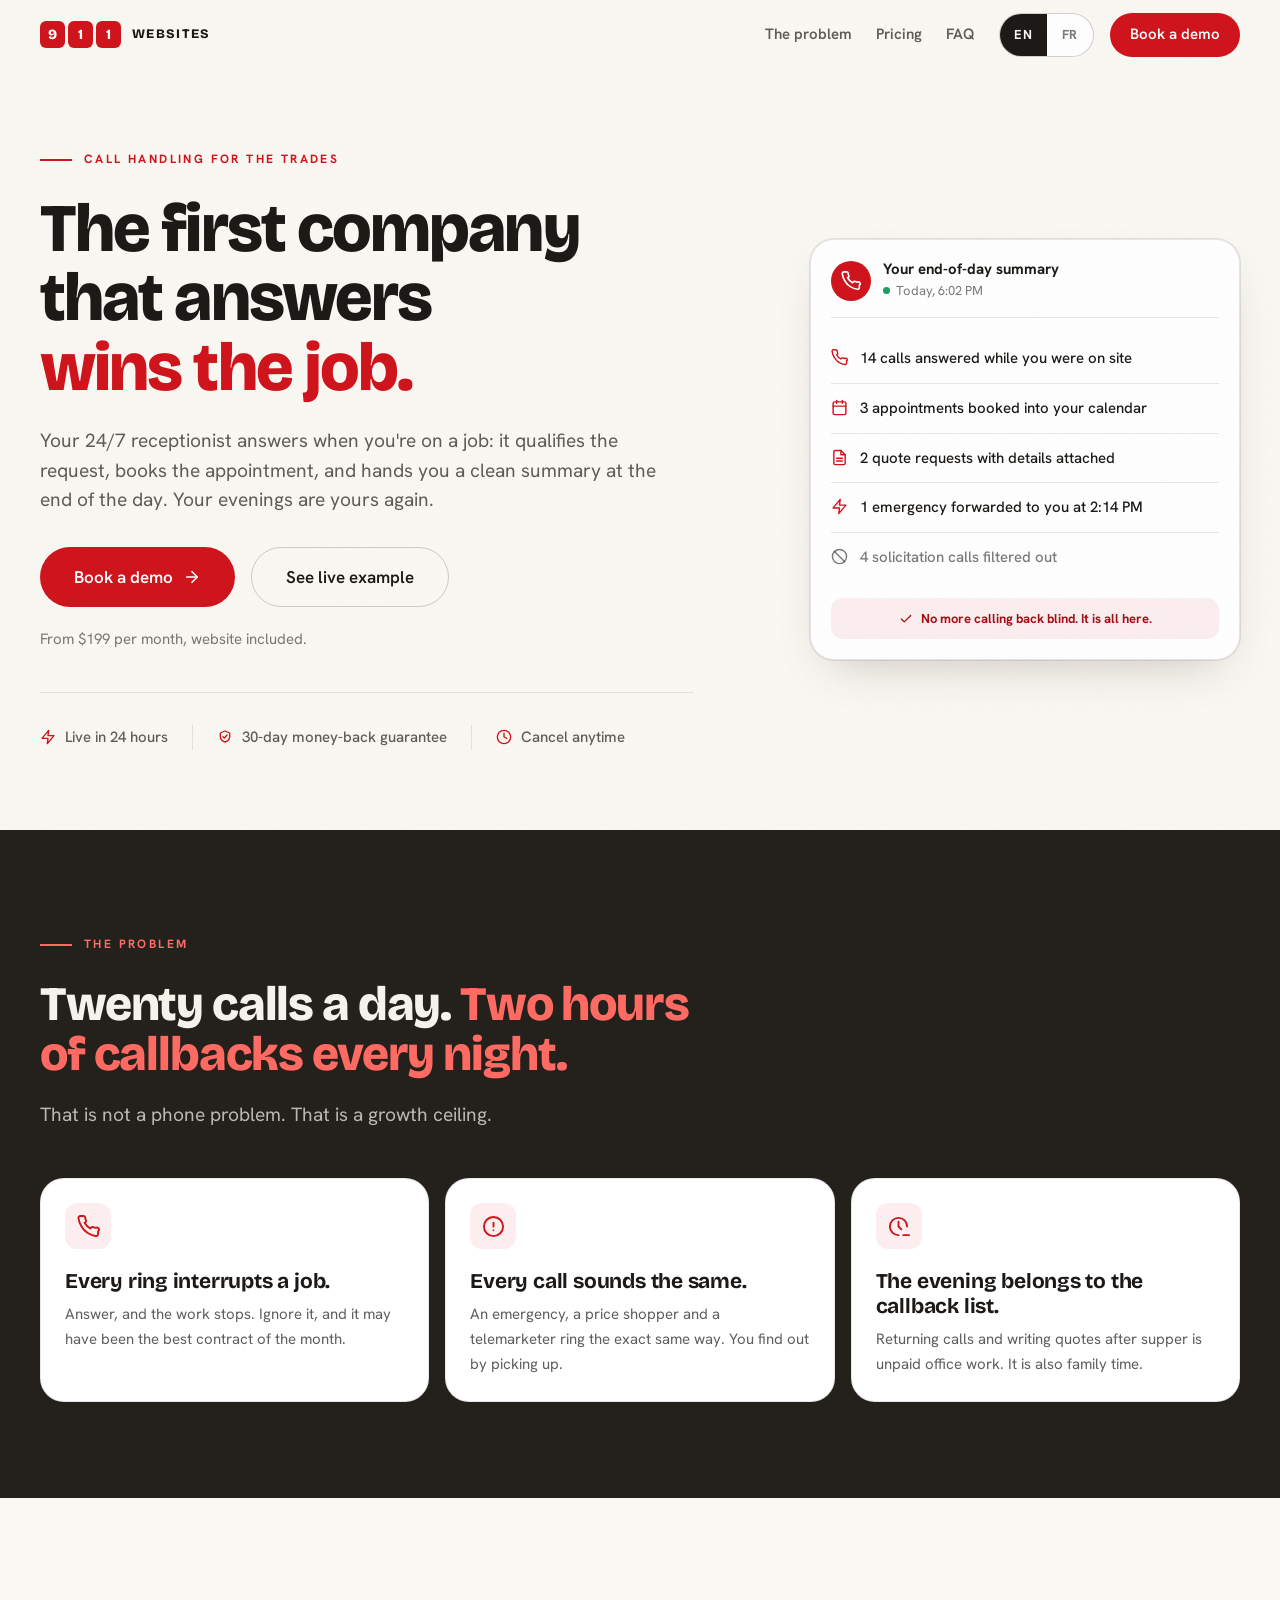
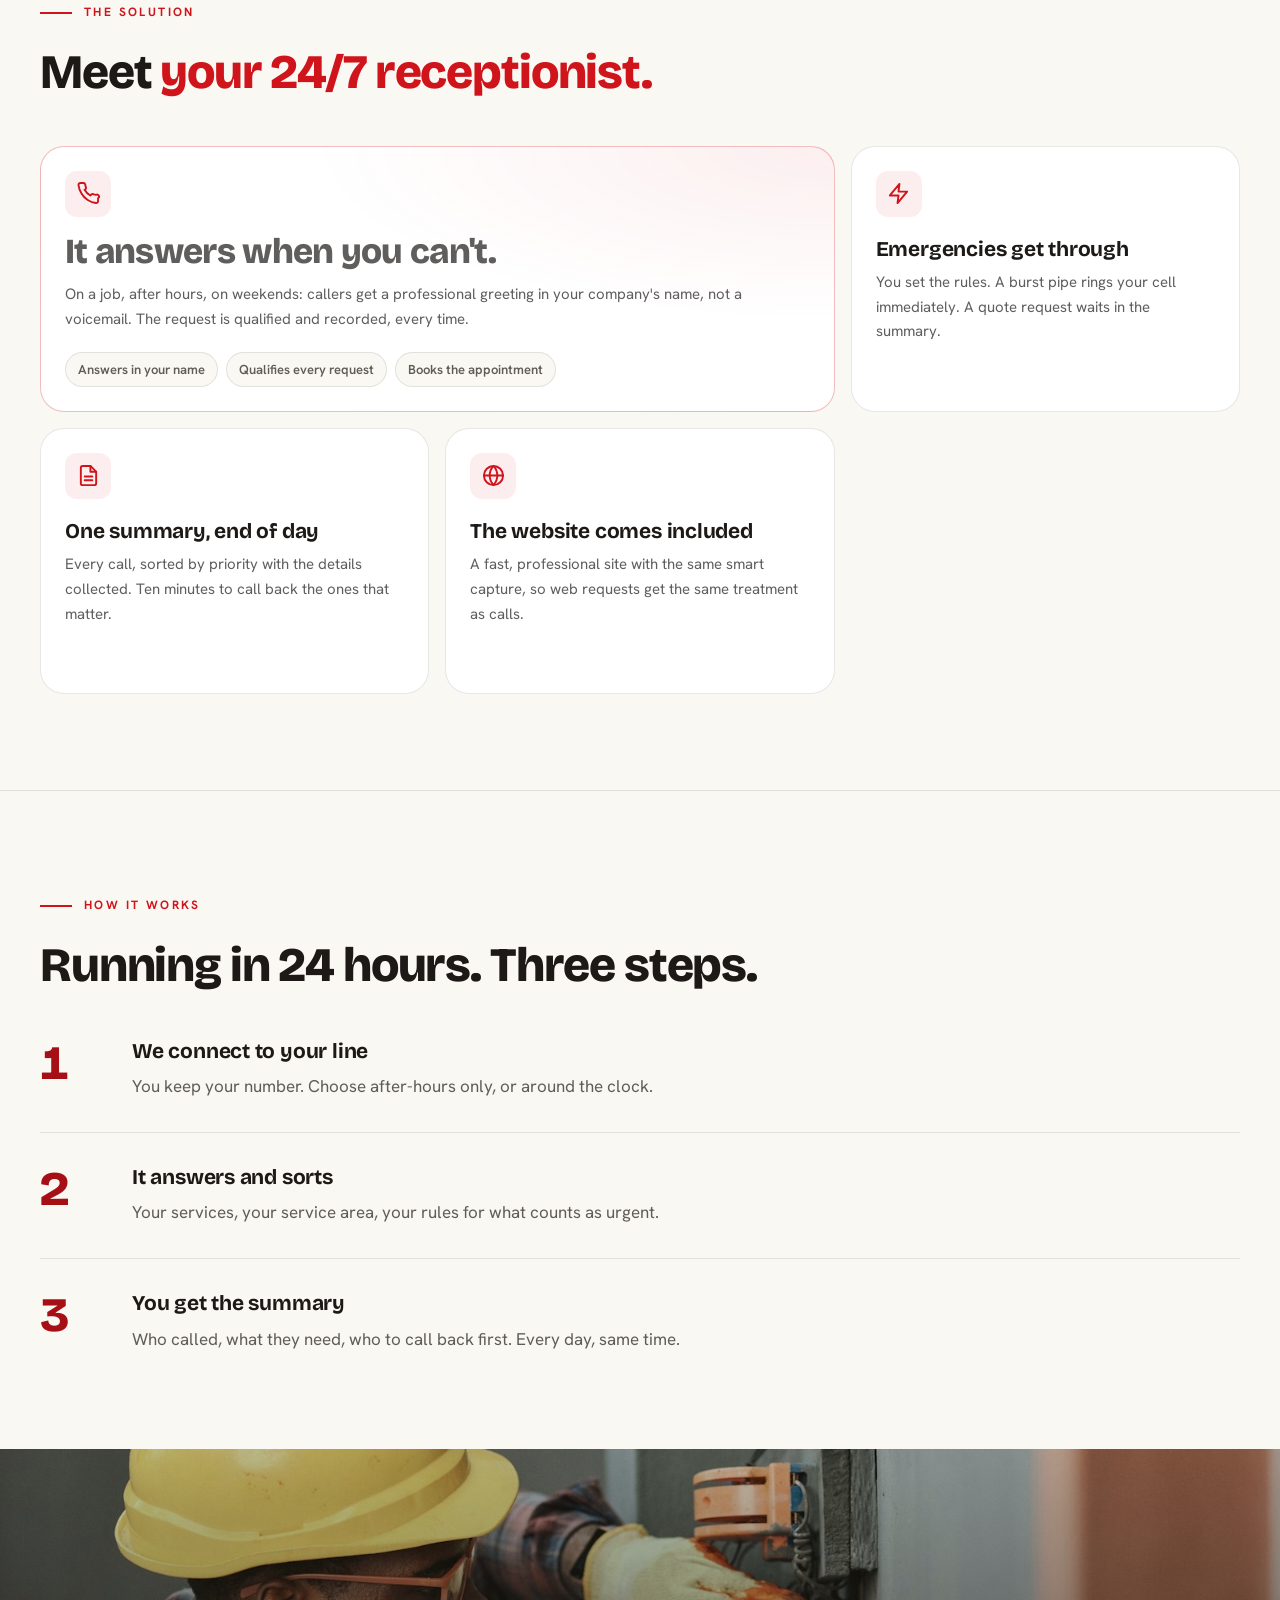
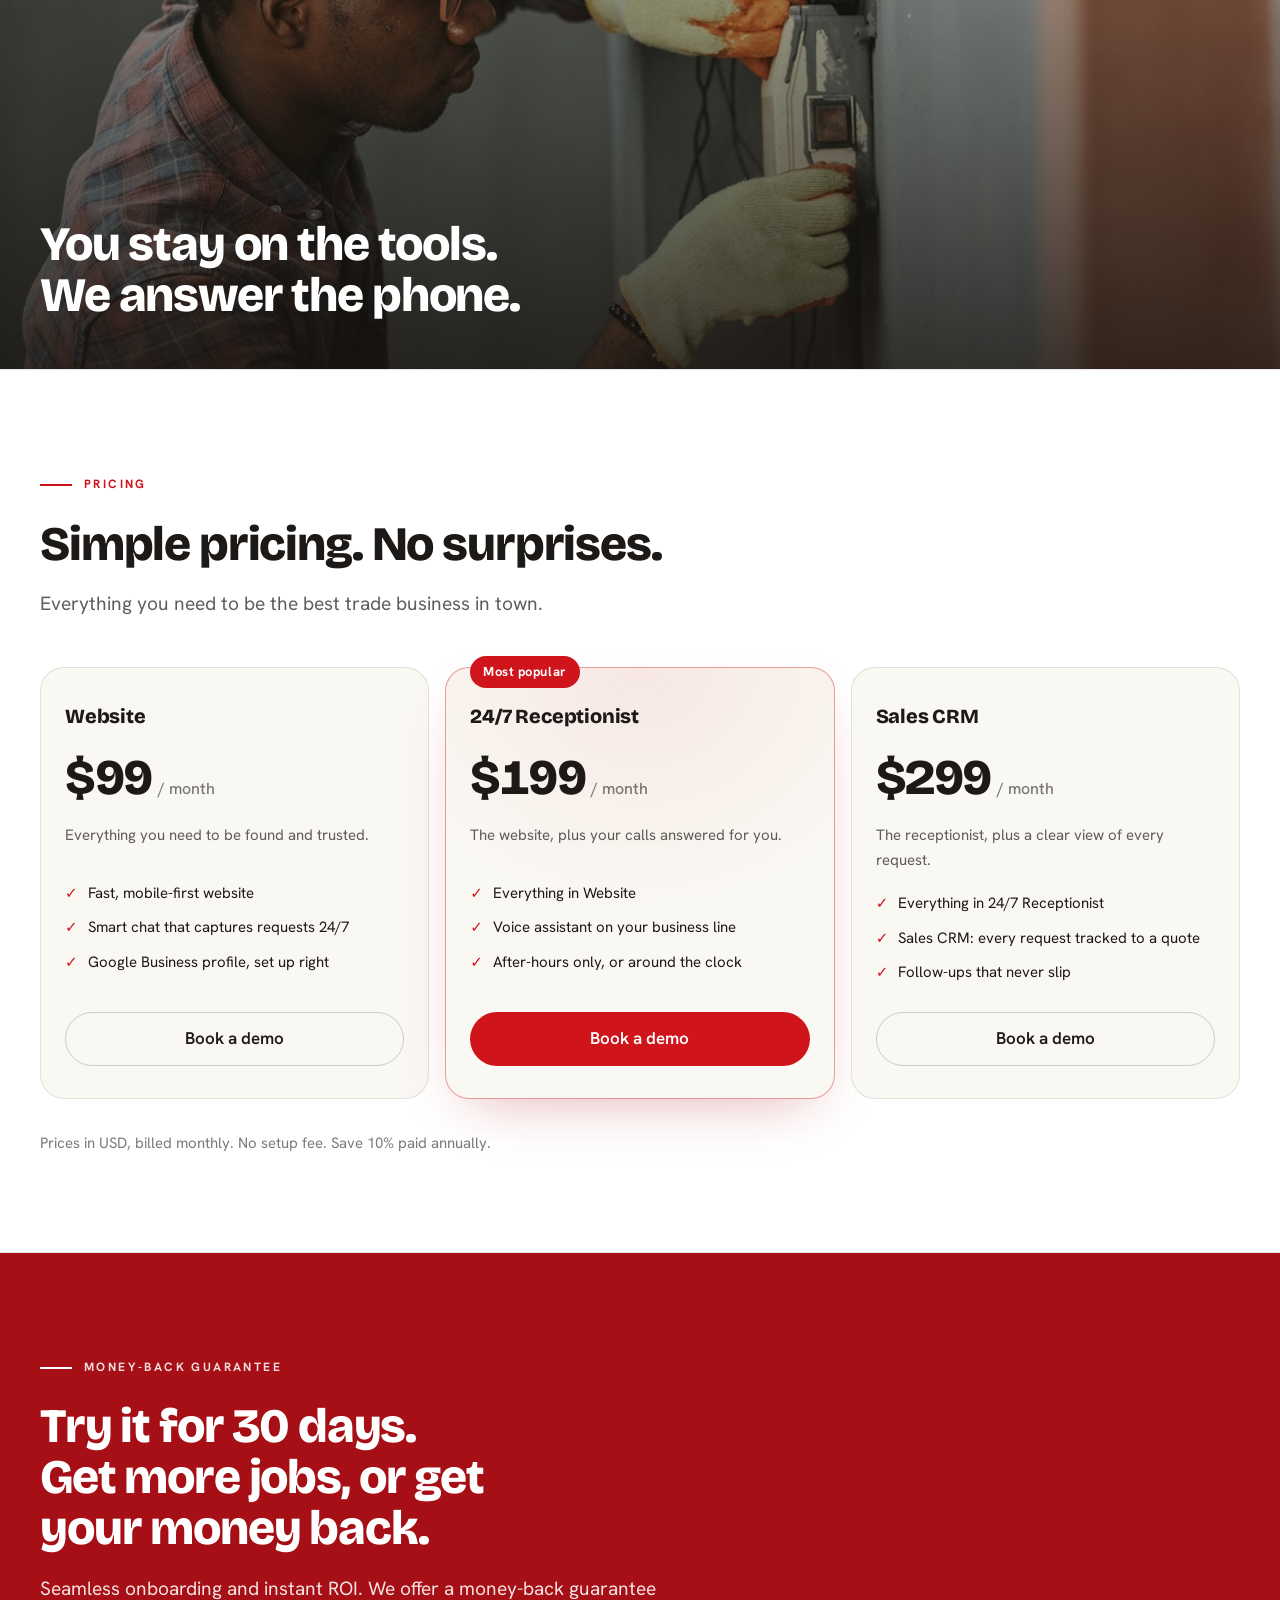
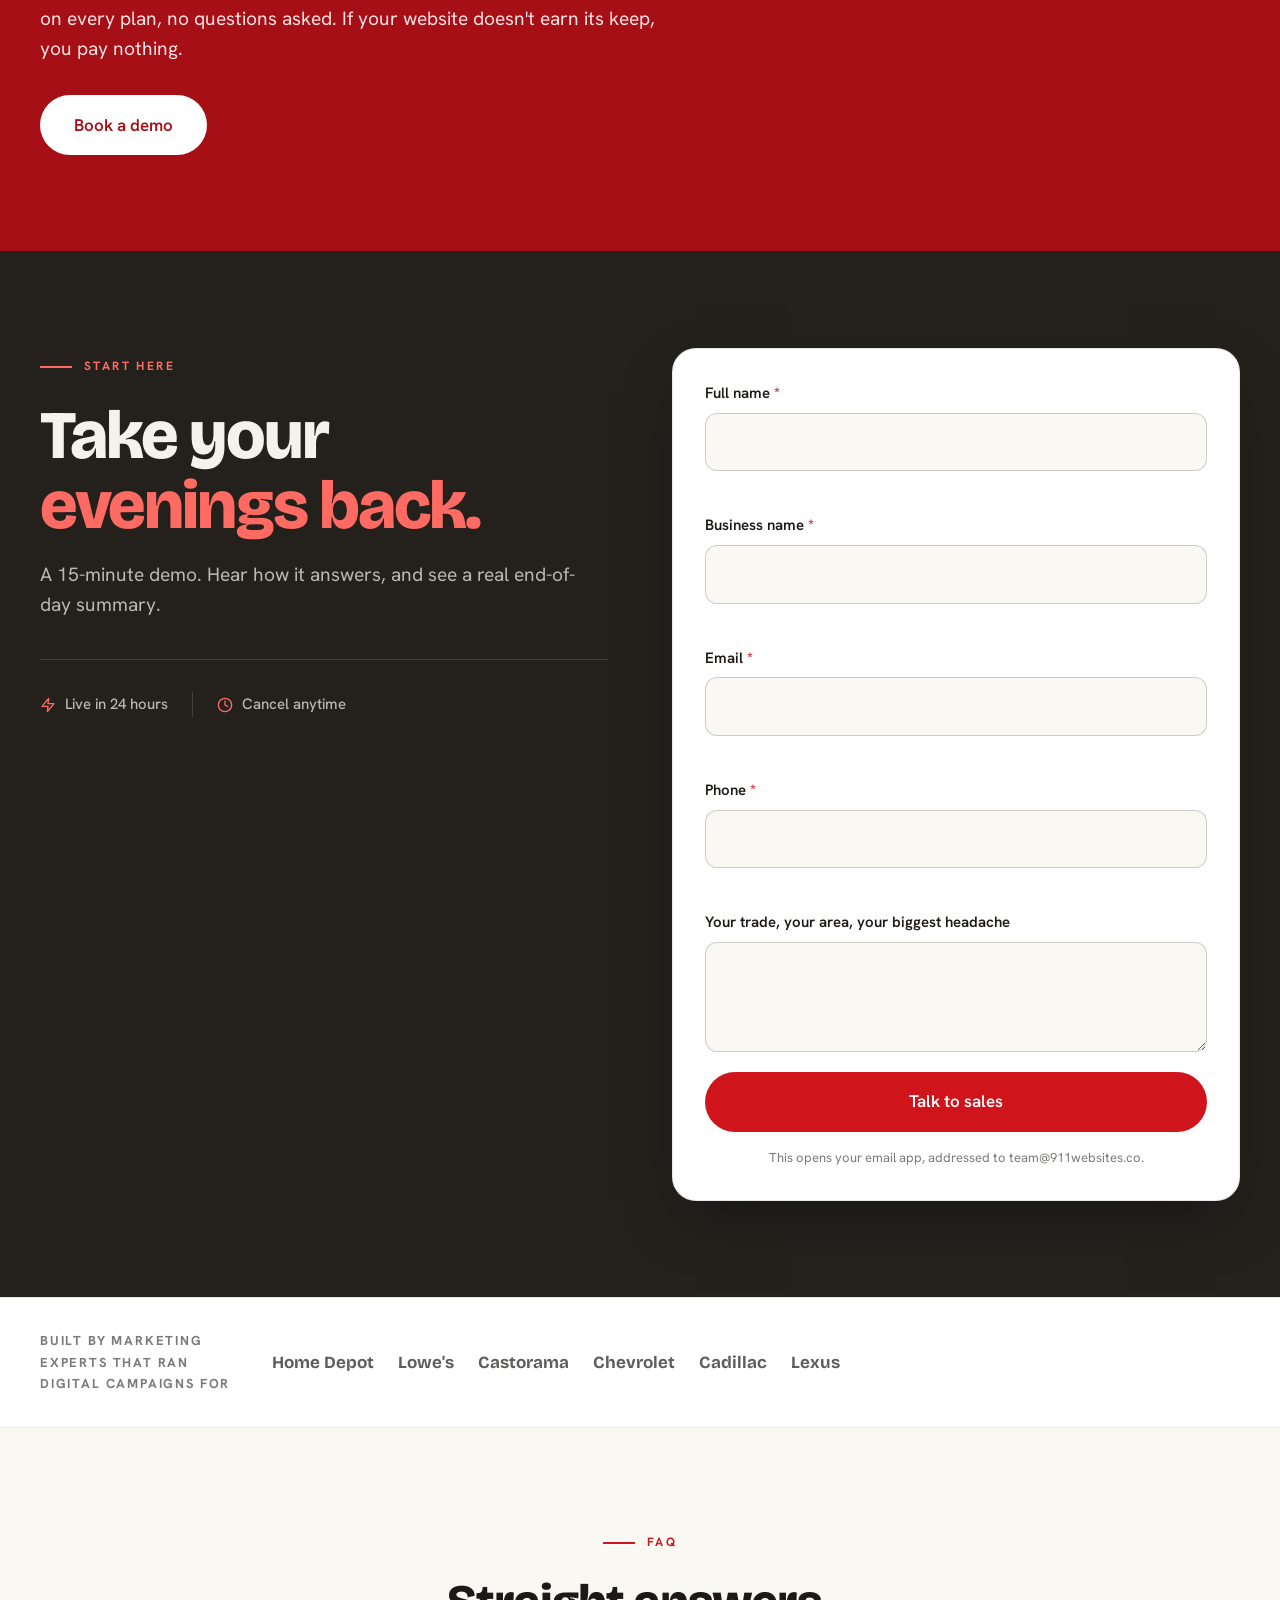
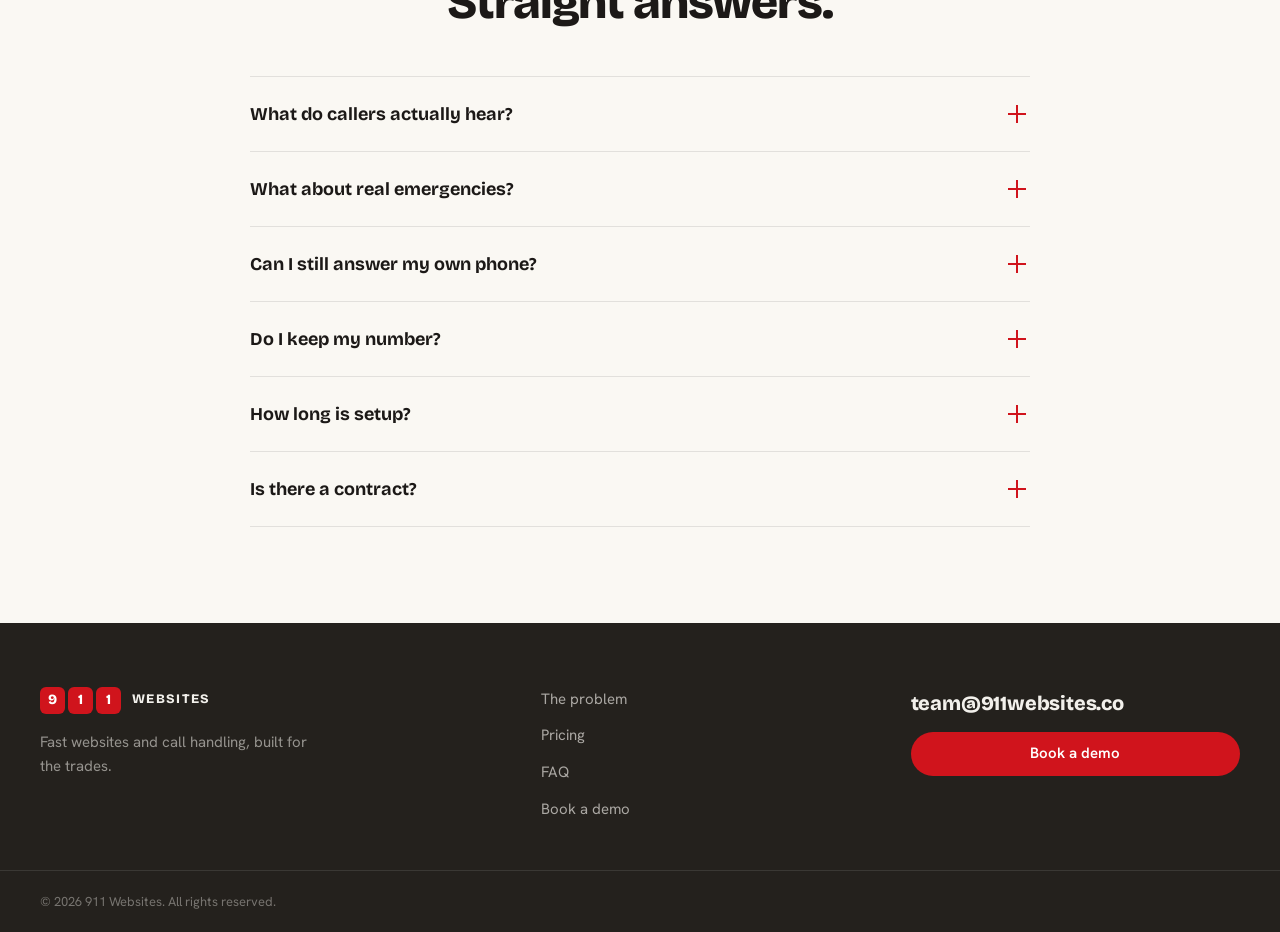
<file: reception.html>
<!DOCTYPE html>
<html lang="en">
<head>
  <meta charset="UTF-8" />
  <meta name="viewport" content="width=device-width, initial-scale=1.0" />
  <title data-i18n="b.meta.title">911 Websites: your calls answered, your evenings back</title>
  <link rel="canonical" href="https://911websites.co/reception" />
  <meta name="description" data-i18n-content="b.meta.desc" content="Your business line answered, qualified and summarized for trade businesses. Website included, from $199 per month, no contracts." />
  <meta name="theme-color" content="#FAF8F3" />

  <meta property="og:title" content="911 Websites: your calls answered, your evenings back" />
  <meta property="og:description" content="Your business line answered, qualified and summarized for trade businesses. Website included, from $199 per month, no contracts." />
  <meta property="og:type" content="website" />
  <meta property="og:url" content="https://911websites.co/reception" />

  <link rel="icon" type="image/svg+xml" href="data:image/svg+xml,%3Csvg xmlns='http://www.w3.org/2000/svg' viewBox='0 0 52 18'%3E%3Crect x='0' y='0' width='15' height='18' rx='4' fill='%23ED1C24'/%3E%3Ctext x='7.5' y='13.5' font-family='Arial Black,Arial' font-size='12' font-weight='900' text-anchor='middle' fill='white'%3E9%3C/text%3E%3Crect x='18.5' y='0' width='15' height='18' rx='4' fill='%23ED1C24'/%3E%3Ctext x='26' y='13.5' font-family='Arial Black,Arial' font-size='12' font-weight='900' text-anchor='middle' fill='white'%3E1%3C/text%3E%3Crect x='37' y='0' width='15' height='18' rx='4' fill='%23ED1C24'/%3E%3Ctext x='44.5' y='13.5' font-family='Arial Black,Arial' font-size='12' font-weight='900' text-anchor='middle' fill='white'%3E1%3C/text%3E%3C/svg%3E" />

  <link rel="preconnect" href="https://fonts.googleapis.com" />
  <link rel="preconnect" href="https://fonts.gstatic.com" crossorigin />
  <link href="https://fonts.googleapis.com/css2?family=Bricolage+Grotesque:opsz,wght@12..96,700;12..96,800&family=Hanken+Grotesk:wght@400;500;600;700&display=swap" rel="stylesheet" />
  <link rel="stylesheet" href="assets/css/styles.css?v=7" />
</head>
<body data-page="b">

  <a href="#main" class="skip" data-i18n="c.skip">Skip to content</a>

  <header class="nav" id="nav" role="banner">
    <div class="nav__inner wrap">
      <a href="/reception" class="logo" aria-label="911 Websites">
        <span class="logo__sq-group" aria-hidden="true">
          <span class="logo__sq">9</span><span class="logo__sq">1</span><span class="logo__sq">1</span>
        </span>
        <span class="logo__word">Websites</span>
      </a>

      <button class="nav__burger" id="burger" aria-label="Menu" aria-expanded="false" aria-controls="navLinks">
        <span></span><span></span><span></span>
      </button>

      <nav class="nav__links" id="navLinks" aria-label="Primary">
        <a href="#problem" data-i18n="c.nav.problem">The problem</a>
        <a href="#pricing" data-i18n="c.nav.pricing">Pricing</a>
        <a href="#faq" data-i18n="c.nav.faq">FAQ</a>
      </nav>

      <div class="lang" role="group" aria-label="Language">
        <button type="button" data-lang="en" aria-pressed="true">EN</button>
        <button type="button" data-lang="fr" aria-pressed="false">FR</button>
      </div>

      <a href="#contact" class="btn btn--primary btn--nav nav__cta" data-i18n="c.cta.demo">Book a demo</a>
    </div>
  </header>

  <main id="main">

    <!-- HERO -->
    <section class="hero" aria-labelledby="hero-title">
      <div class="wrap hero__grid">
        <div class="hero__copy" data-reveal>
          <p class="kicker" data-i18n="b.hero.kicker">Call handling for the trades</p>
          <h1 class="display hero__title" id="hero-title" data-i18n-html="b.hero.title">The first company that answers <span class="accent">wins the job.</span></h1>
          <p class="lead hero__lead" data-i18n="b.hero.sub">Your 24/7 receptionist answers when you're on a job: it qualifies the request, books the appointment, and hands you a clean summary at the end of the day. Your evenings are yours again.</p>
          <div class="hero__actions">
            <a href="#contact" class="btn btn--primary btn--lg">
              <span data-i18n="c.cta.demo">Book a demo</span>
              <svg class="btn__arrow" viewBox="0 0 24 24" fill="none" stroke="currentColor" stroke-width="2.2" stroke-linecap="round" stroke-linejoin="round" aria-hidden="true"><line x1="5" y1="12" x2="19" y2="12"/><polyline points="12 5 19 12 12 19"/></svg>
            </a>
            <a href="/demo" class="btn btn--ghost btn--lg" data-i18n="c.cta.example">See a live example</a>
          </div>
          <p class="hero__micro" data-i18n="b.hero.micro">From $199 per month, website included.</p>

          <ul class="trust" aria-label="Guarantees">
            <li>
              <svg viewBox="0 0 24 24" fill="none" stroke="currentColor" stroke-width="2" stroke-linecap="round" stroke-linejoin="round" aria-hidden="true"><polygon points="13 2 3 14 12 14 11 22 21 10 12 10 13 2"/></svg>
              <span data-i18n="c.trust.1">Live in 24 hours</span>
            </li>
            <li>
              <svg viewBox="0 0 24 24" fill="none" stroke="currentColor" stroke-width="2" stroke-linecap="round" stroke-linejoin="round" aria-hidden="true"><path d="M12 3l7 3v5c0 4-3 7.5-7 8.5C8 18.5 5 15 5 11V6z"/><path d="M9 11.5l2 2 4-4.5"/></svg>
              <span data-i18n="c.trust.2">30-day money-back guarantee</span>
            </li>
            <li>
              <svg viewBox="0 0 24 24" fill="none" stroke="currentColor" stroke-width="2" stroke-linecap="round" stroke-linejoin="round" aria-hidden="true"><circle cx="12" cy="12" r="10"/><polyline points="12 6 12 12 16 14"/></svg>
              <span data-i18n="c.trust.3">Cancel anytime</span>
            </li>
          </ul>
        </div>

        <!-- End-of-day digest panel -->
        <aside class="panel" data-reveal aria-label="Example of the end-of-day call summary">
          <div class="panel__head">
            <span class="panel__avatar" aria-hidden="true">
              <svg viewBox="0 0 24 24" fill="none" stroke="currentColor" stroke-width="2" stroke-linecap="round" stroke-linejoin="round"><path d="M22 16.9v3a2 2 0 0 1-2.2 2 19.8 19.8 0 0 1-8.6-3.1A19.5 19.5 0 0 1 4.7 12 19.8 19.8 0 0 1 1.6 3.4 2 2 0 0 1 3.6 1h3a2 2 0 0 1 2 1.7 12.8 12.8 0 0 0 .7 2.8 2 2 0 0 1-.5 2.1L7.9 8.1a16 16 0 0 0 6 6l1-1a2 2 0 0 1 2.1-.4 12.8 12.8 0 0 0 2.8.7A2 2 0 0 1 22 16.9z"/></svg>
            </span>
            <div>
              <div class="panel__who" data-i18n="b.digest.title">Your end-of-day summary</div>
              <div class="panel__status"><span class="live-dot" aria-hidden="true"></span> <span data-i18n="b.digest.time">Today, 6:02 PM</span></div>
            </div>
          </div>
          <div class="digest__rows">
            <div class="digest__row">
              <svg viewBox="0 0 24 24" fill="none" stroke="currentColor" stroke-width="2" stroke-linecap="round" stroke-linejoin="round" aria-hidden="true"><path d="M22 16.9v3a2 2 0 0 1-2.2 2 19.8 19.8 0 0 1-8.6-3.1A19.5 19.5 0 0 1 4.7 12 19.8 19.8 0 0 1 1.6 3.4 2 2 0 0 1 3.6 1h3a2 2 0 0 1 2 1.7 12.8 12.8 0 0 0 .7 2.8 2 2 0 0 1-.5 2.1L7.9 8.1a16 16 0 0 0 6 6l1-1a2 2 0 0 1 2.1-.4 12.8 12.8 0 0 0 2.8.7A2 2 0 0 1 22 16.9z"/></svg>
              <span data-i18n="b.digest.r1">14 calls answered while you were on site</span>
            </div>
            <div class="digest__row">
              <svg viewBox="0 0 24 24" fill="none" stroke="currentColor" stroke-width="2" stroke-linecap="round" stroke-linejoin="round" aria-hidden="true"><rect x="3" y="4" width="18" height="18" rx="2"/><line x1="16" y1="2" x2="16" y2="6"/><line x1="8" y1="2" x2="8" y2="6"/><line x1="3" y1="10" x2="21" y2="10"/></svg>
              <span data-i18n="b.digest.r2">3 appointments booked into your calendar</span>
            </div>
            <div class="digest__row">
              <svg viewBox="0 0 24 24" fill="none" stroke="currentColor" stroke-width="2" stroke-linecap="round" stroke-linejoin="round" aria-hidden="true"><path d="M14 2H6a2 2 0 0 0-2 2v16a2 2 0 0 0 2 2h12a2 2 0 0 0 2-2V8z"/><polyline points="14 2 14 8 20 8"/><line x1="16" y1="13" x2="8" y2="13"/><line x1="16" y1="17" x2="8" y2="17"/></svg>
              <span data-i18n="b.digest.r3">2 quote requests with details attached</span>
            </div>
            <div class="digest__row">
              <svg viewBox="0 0 24 24" fill="none" stroke="currentColor" stroke-width="2" stroke-linecap="round" stroke-linejoin="round" aria-hidden="true"><polygon points="13 2 3 14 12 14 11 22 21 10 12 10 13 2"/></svg>
              <span data-i18n="b.digest.r4">1 emergency forwarded to you at 2:14 PM</span>
            </div>
            <div class="digest__row digest__row--muted">
              <svg viewBox="0 0 24 24" fill="none" stroke="currentColor" stroke-width="2" stroke-linecap="round" stroke-linejoin="round" aria-hidden="true"><circle cx="12" cy="12" r="10"/><line x1="4.9" y1="4.9" x2="19.1" y2="19.1"/></svg>
              <span data-i18n="b.digest.r5">4 solicitation calls filtered out</span>
            </div>
          </div>
          <div class="panel__capture panel__capture--digest" aria-hidden="true">
            <svg viewBox="0 0 24 24" fill="none" stroke="currentColor" stroke-width="2.2" stroke-linecap="round" stroke-linejoin="round"><polyline points="20 6 9 17 4 12"/></svg>
            <span data-i18n="b.digest.foot">No more calling back blind. It is all here.</span>
          </div>
        </aside>
      </div>
    </section>

    <!-- PROBLEM (slate block, home grid: section__head + tiles) -->
    <section class="section section--dark" id="problem" aria-labelledby="problem-title" data-reveal>
      <div class="wrap">
        <div class="section__head">
          <p class="kicker" data-i18n="b.problem.kicker">The problem</p>
          <h2 class="h2" id="problem-title" data-i18n-html="b.problem.title">Twenty calls a day. <span class="accent">Two hours of callbacks every night.</span></h2>
          <p class="lead" data-i18n="b.problem.lead">That is not a phone problem. That is a growth ceiling.</p>
        </div>
        <div class="bento bento--three stagger">
          <article class="tile">
            <span class="tile__ico" aria-hidden="true">
              <svg viewBox="0 0 24 24" fill="none" stroke="currentColor" stroke-width="2" stroke-linecap="round" stroke-linejoin="round"><path d="M22 16.9v3a2 2 0 0 1-2.2 2 19.8 19.8 0 0 1-8.6-3.1A19.5 19.5 0 0 1 4.7 12 19.8 19.8 0 0 1 1.6 3.4 2 2 0 0 1 3.6 1h3a2 2 0 0 1 2 1.7 12.8 12.8 0 0 0 .7 2.8 2 2 0 0 1-.5 2.1L7.9 8.1a16 16 0 0 0 6 6l1-1a2 2 0 0 1 2.1-.4 12.8 12.8 0 0 0 2.8.7A2 2 0 0 1 22 16.9z"/></svg>
            </span>
            <h3 class="h3" data-i18n="b.pain1.title">Every ring interrupts a job.</h3>
            <p data-i18n="b.pain1.desc">Answer, and the work stops. Ignore it, and it may have been the best contract of the month.</p>
          </article>
          <article class="tile">
            <span class="tile__ico" aria-hidden="true">
              <svg viewBox="0 0 24 24" fill="none" stroke="currentColor" stroke-width="2" stroke-linecap="round" stroke-linejoin="round"><circle cx="12" cy="12" r="10"/><line x1="12" y1="8" x2="12" y2="12"/><line x1="12" y1="16" x2="12.01" y2="16"/></svg>
            </span>
            <h3 class="h3" data-i18n="b.pain2.title">Every call sounds the same.</h3>
            <p data-i18n="b.pain2.desc">An emergency, a price shopper and a telemarketer ring the exact same way. You find out by picking up.</p>
          </article>
          <article class="tile">
            <span class="tile__ico" aria-hidden="true">
              <svg viewBox="0 0 24 24" fill="none" stroke="currentColor" stroke-width="2" stroke-linecap="round" stroke-linejoin="round"><path d="M12 21a9 9 0 1 1 9-9"/><polyline points="12 7 12 12 15 15"/><line x1="17" y1="21" x2="23" y2="21"/></svg>
            </span>
            <h3 class="h3" data-i18n="b.pain3.title">The evening belongs to the callback list.</h3>
            <p data-i18n="b.pain3.desc">Returning calls and writing quotes after supper is unpaid office work. It is also family time.</p>
          </article>
        </div>
      </div>
    </section>

    <!-- SOLUTION -->
    <section class="section" id="solution" aria-labelledby="solution-title" data-reveal>
      <div class="wrap">
        <div class="section__head">
          <p class="kicker" data-i18n="b.sol.kicker">The solution</p>
          <h2 class="h2" id="solution-title" data-i18n-html="b.sol.title">Meet <span class="accent">your 24/7 receptionist.</span></h2>
        </div>
        <div class="bento stagger">
          <article class="tile tile--feature">
            <span class="tile__ico" aria-hidden="true">
              <svg viewBox="0 0 24 24" fill="none" stroke="currentColor" stroke-width="2" stroke-linecap="round" stroke-linejoin="round"><path d="M22 16.9v3a2 2 0 0 1-2.2 2 19.8 19.8 0 0 1-8.6-3.1A19.5 19.5 0 0 1 4.7 12 19.8 19.8 0 0 1 1.6 3.4 2 2 0 0 1 3.6 1h3a2 2 0 0 1 2 1.7 12.8 12.8 0 0 0 .7 2.8 2 2 0 0 1-.5 2.1L7.9 8.1a16 16 0 0 0 6 6l1-1a2 2 0 0 1 2.1-.4 12.8 12.8 0 0 0 2.8.7A2 2 0 0 1 22 16.9z"/></svg>
            </span>
            <p class="tile__big" data-i18n="b.sol.f.title">It answers when you can't.</p>
            <p data-i18n="b.sol.f.desc">On a job, after hours, on weekends: callers get a professional greeting in your company's name, not a voicemail. The request is qualified and recorded, every time.</p>
            <div class="tile__chips">
              <span class="minichip" data-i18n="b.sol.f.c1">Answers in your name</span>
              <span class="minichip" data-i18n="b.sol.f.c2">Qualifies every request</span>
              <span class="minichip" data-i18n="b.sol.f.c3">Books the appointment</span>
            </div>
          </article>
          <article class="tile">
            <span class="tile__ico" aria-hidden="true">
              <svg viewBox="0 0 24 24" fill="none" stroke="currentColor" stroke-width="2" stroke-linecap="round" stroke-linejoin="round"><polygon points="13 2 3 14 12 14 11 22 21 10 12 10 13 2"/></svg>
            </span>
            <h3 class="h3" data-i18n="b.sol.1.title">Emergencies get through</h3>
            <p data-i18n="b.sol.1.desc">You set the rules. A burst pipe rings your cell immediately. A quote request waits in the summary.</p>
          </article>
          <article class="tile">
            <span class="tile__ico" aria-hidden="true">
              <svg viewBox="0 0 24 24" fill="none" stroke="currentColor" stroke-width="2" stroke-linecap="round" stroke-linejoin="round"><path d="M14 2H6a2 2 0 0 0-2 2v16a2 2 0 0 0 2 2h12a2 2 0 0 0 2-2V8z"/><polyline points="14 2 14 8 20 8"/><line x1="16" y1="13" x2="8" y2="13"/><line x1="16" y1="17" x2="8" y2="17"/></svg>
            </span>
            <h3 class="h3" data-i18n="b.sol.2.title">One summary, end of day</h3>
            <p data-i18n="b.sol.2.desc">Every call, sorted by priority with the details collected. Ten minutes to call back the ones that matter.</p>
          </article>
          <article class="tile">
            <span class="tile__ico" aria-hidden="true">
              <svg viewBox="0 0 24 24" fill="none" stroke="currentColor" stroke-width="2" stroke-linecap="round" stroke-linejoin="round"><circle cx="12" cy="12" r="10"/><line x1="2" y1="12" x2="22" y2="12"/><path d="M12 2a15.3 15.3 0 0 1 4 10 15.3 15.3 0 0 1-4 10 15.3 15.3 0 0 1-4-10 15.3 15.3 0 0 1 4-10z"/></svg>
            </span>
            <h3 class="h3" data-i18n="b.sol.3.title">The website comes included</h3>
            <p data-i18n="b.sol.3.desc">A fast, professional site with the same smart capture, so web requests get the same treatment as calls.</p>
          </article>
        </div>
      </div>
    </section>

    <!-- HOW -->
    <section class="section section--seam" id="how" aria-labelledby="how-title" data-reveal>
      <div class="wrap">
        <div class="section__head">
          <p class="kicker" data-i18n="b.how.kicker">How it works</p>
          <h2 class="h2" id="how-title" data-i18n="b.how.title">Running in 24 hours. Three steps.</h2>
        </div>
        <ol class="steps stagger">
          <li class="step">
            <span class="step__n" aria-hidden="true">1</span>
            <div>
              <h3 class="h3" data-i18n="b.how.1.title">We connect to your line</h3>
              <p data-i18n="b.how.1.desc">You keep your number. Choose after-hours only, or around the clock.</p>
            </div>
          </li>
          <li class="step">
            <span class="step__n" aria-hidden="true">2</span>
            <div>
              <h3 class="h3" data-i18n="b.how.2.title">It answers and sorts</h3>
              <p data-i18n="b.how.2.desc">Your services, your service area, your rules for what counts as urgent.</p>
            </div>
          </li>
          <li class="step">
            <span class="step__n" aria-hidden="true">3</span>
            <div>
              <h3 class="h3" data-i18n="b.how.3.title">You get the summary</h3>
              <p data-i18n="b.how.3.desc">Who called, what they need, who to call back first. Every day, same time.</p>
            </div>
          </li>
        </ol>
      </div>
    </section>

    <!-- IMAGE BREAK -->
    <section class="imgbreak" aria-label="Electrician at work, hands busy">
      <img src="assets/img/electrician.jpg" alt="An electrician working on a panel with both hands busy" loading="lazy" />
      <div class="wrap">
        <h2 class="h2" data-i18n="b.break">You stay on the tools. We answer the phone.</h2>
      </div>
    </section>

    <!-- PRICING -->
    <section class="section section--white" id="pricing" aria-labelledby="pricing-title" data-reveal>
      <div class="wrap">
        <div class="section__head">
          <p class="kicker" data-i18n="c.pricing.kicker">Pricing</p>
          <h2 class="h2" id="pricing-title" data-i18n="c.pricing.title">Simple pricing. No surprises.</h2>
          <p class="lead" data-i18n-html="c.pricing.sub">Everything you need to be the best <span data-niche-token="town">trade business</span> in town.</p>
        </div>

        <div class="plans stagger">
          <article class="plan" aria-label="Website plan">
            <h3 class="plan__name" data-i18n="c.plan1.name">Website</h3>
            <div class="plan__price">$99<span data-i18n="c.per">/ month</span></div>
            <p class="plan__desc" data-i18n="c.plan1.desc">Everything you need to be found and trusted.</p>
            <ul class="plan__features">
              <li data-i18n="c.plan1.f1">Fast, mobile-first website</li>
              <li data-i18n="c.plan1.f2">Smart chat that captures requests 24/7</li>
              <li data-i18n="c.plan1.f3">Google Business profile, set up right</li>
            </ul>
            <a href="#contact" class="btn btn--ghost btn--full" data-i18n="c.cta.demo">Book a demo</a>
          </article>

          <article class="plan plan--featured" aria-label="24/7 Receptionist plan, most popular">
            <span class="badge" data-i18n="c.badge.popular">Most popular</span>
            <h3 class="plan__name" data-i18n="c.plan2.name">24/7 Receptionist</h3>
            <div class="plan__price">$199<span data-i18n="c.per">/ month</span></div>
            <p class="plan__desc" data-i18n="c.plan2.desc">The website, plus your calls answered for you.</p>
            <ul class="plan__features">
              <li data-i18n="c.plan2.f1">Everything in Website</li>
              <li data-i18n="c.plan2.f2">Voice assistant on your business line</li>
              <li data-i18n="c.plan2.f3">After-hours only, or around the clock</li>
            </ul>
            <a href="#contact" class="btn btn--primary btn--full" data-i18n="c.cta.demo">Book a demo</a>
          </article>

          <article class="plan" aria-label="Sales CRM plan">
            <h3 class="plan__name" data-i18n="c.plan3.name">Sales CRM</h3>
            <div class="plan__price">$299<span data-i18n="c.per">/ month</span></div>
            <p class="plan__desc" data-i18n="c.plan3.desc">The receptionist, plus a clear view of every request.</p>
            <ul class="plan__features">
              <li data-i18n="c.plan3.f1">Everything in 24/7 Receptionist</li>
              <li data-i18n="c.plan3.f2">Sales CRM: every request tracked to a quote</li>
              <li data-i18n="c.plan3.f3">Follow-ups that never slip</li>
            </ul>
            <a href="#contact" class="btn btn--ghost btn--full" data-i18n="c.cta.demo">Book a demo</a>
          </article>
        </div>

        <p class="pricing__note" data-i18n="c.pricing.note">Prices in USD, billed monthly. No setup fee. Save 10% paid annually.</p>
      </div>
    </section>

    <!-- GUARANTEE BAND -->
    <section class="section guarantee" aria-labelledby="guar-title" data-reveal>
      <div class="wrap">
        <p class="kicker" data-i18n="c.guar.kicker">Our guarantee</p>
        <h2 class="h2" id="guar-title" data-i18n="c.guar.title">Try it for 30 days. Love it, or get your money back.</h2>
        <p class="guarantee__sub" data-i18n="c.guar.sub">A 30-day money-back guarantee on every plan, no questions asked. If it does not earn its keep, you pay nothing.</p>
        <a href="#contact" class="btn btn--on-red btn--lg" data-i18n="c.cta.demo">Book a demo</a>
      </div>
    </section>

    <!-- CONTACT -->
    <section class="section contact section--dark" id="contact" aria-labelledby="contact-title" data-reveal>
      <div class="wrap contact__grid">
        <div class="contact__pitch">
          <p class="kicker" data-i18n="b.contact.kicker">Start here</p>
          <h2 class="display" id="contact-title" data-i18n-html="b.contact.title">Take your <span class="accent">evenings back.</span></h2>
          <p class="lead" data-i18n="b.contact.lead">A 15-minute demo. Hear how it answers, and see a real end-of-day summary.</p>
          <ul class="trust" aria-label="Guarantees">
            <li>
              <svg viewBox="0 0 24 24" fill="none" stroke="currentColor" stroke-width="2" stroke-linecap="round" stroke-linejoin="round" aria-hidden="true"><polygon points="13 2 3 14 12 14 11 22 21 10 12 10 13 2"/></svg>
              <span data-i18n="c.trust.1">Live in 24 hours</span>
            </li>
            <li>
              <svg viewBox="0 0 24 24" fill="none" stroke="currentColor" stroke-width="2" stroke-linecap="round" stroke-linejoin="round" aria-hidden="true"><circle cx="12" cy="12" r="10"/><polyline points="12 6 12 12 16 14"/></svg>
              <span data-i18n="c.trust.3">Cancel anytime</span>
            </li>
          </ul>
        </div>

        <form class="form" id="demoForm" data-subject-key="b.form.subject" novalidate aria-label="Demo request">
          <div class="field">
            <label for="name"><span data-i18n="c.form.name">Full name</span> <span class="req" aria-hidden="true">*</span></label>
            <input type="text" id="name" name="name" required autocomplete="name" aria-required="true" aria-describedby="e-name" />
            <span class="field__err" id="e-name" role="alert" aria-live="polite"></span>
          </div>
          <div class="field">
            <label for="business"><span data-i18n="c.form.biz">Business name</span> <span class="req" aria-hidden="true">*</span></label>
            <input type="text" id="business" name="business" required autocomplete="organization" aria-required="true" aria-describedby="e-business" />
            <span class="field__err" id="e-business" role="alert" aria-live="polite"></span>
          </div>
          <div class="field">
            <label for="email"><span data-i18n="c.form.email">Email</span> <span class="req" aria-hidden="true">*</span></label>
            <input type="email" id="email" name="email" required autocomplete="email" aria-required="true" aria-describedby="e-email" />
            <span class="field__err" id="e-email" role="alert" aria-live="polite"></span>
          </div>
          <div class="field">
            <label for="phone"><span data-i18n="c.form.phone">Phone</span> <span class="req" aria-hidden="true">*</span></label>
            <input type="tel" id="phone" name="phone" required autocomplete="tel" aria-required="true" aria-describedby="e-phone" />
            <span class="field__err" id="e-phone" role="alert" aria-live="polite"></span>
          </div>
          <div class="field">
            <label for="message" data-i18n="c.form.msg">Your trade, your area, your biggest headache</label>
            <textarea id="message" name="message"></textarea>
          </div>
          <button type="submit" class="btn btn--primary btn--full btn--lg" data-i18n="c.form.send">Request a demo</button>
          <p class="form__hint" data-i18n="c.form.hint">This opens your email app, addressed to team@911websites.co.</p>
        </form>
      </div>
    </section>

    <!-- CREDIBILITY (founder pedigree, text only, no logos) -->
    <section class="cred" aria-label="Team experience" data-reveal>
      <div class="wrap cred__inner">
        <p class="cred__label" data-i18n="c.cred.label">Built by a team that ran digital campaigns for</p>
        <ul class="cred__names">
          <li>Home Depot</li>
          <li>Lowe's</li>
          <li>Castorama</li>
          <li>Chevrolet</li>
          <li>Cadillac</li>
          <li>Lexus</li>
        </ul>
      </div>
    </section>

    <!-- FAQ -->
    <section class="section" id="faq" aria-labelledby="faq-title" data-reveal>
      <div class="wrap faq">
        <div class="faq__head">
          <p class="kicker" data-i18n="c.nav.faq">FAQ</p>
          <h2 class="h2" id="faq-title" data-i18n="a.faq.title">Straight answers.</h2>
        </div>
        <div class="qa">
          <button class="qa__q" aria-expanded="false" aria-controls="qa1"><span data-i18n="b.f1.q">What do callers actually hear?</span><span class="qa__icon" aria-hidden="true"></span></button>
          <div class="qa__a" id="qa1" hidden><p data-i18n="b.f1.a">A courteous, natural voice that answers in your company's name, asks what is going on and records the details, the way a good receptionist would. It is an assistant configured for your trade; most callers simply explain their problem.</p></div>
        </div>
        <div class="qa">
          <button class="qa__q" aria-expanded="false" aria-controls="qa2"><span data-i18n="b.f2.q">What about real emergencies?</span><span class="qa__icon" aria-hidden="true"></span></button>
          <div class="qa__a" id="qa2" hidden><p data-i18n="b.f2.a">You define the rules. Anything you flag as urgent is forwarded to your cell immediately. Everything else waits in the summary.</p></div>
        </div>
        <div class="qa">
          <button class="qa__q" aria-expanded="false" aria-controls="qa3"><span data-i18n="b.f3.q">Can I still answer my own phone?</span><span class="qa__icon" aria-hidden="true"></span></button>
          <div class="qa__a" id="qa3" hidden><p data-i18n="b.f3.a">Yes. The receptionist only takes what you don't. Many owners start with after-hours only.</p></div>
        </div>
        <div class="qa">
          <button class="qa__q" aria-expanded="false" aria-controls="qa4"><span data-i18n="b.f4.q">Do I keep my number?</span><span class="qa__icon" aria-hidden="true"></span></button>
          <div class="qa__a" id="qa4" hidden><p data-i18n="b.f4.a">Yes. We connect to your existing line. Your customers notice no difference.</p></div>
        </div>
        <div class="qa">
          <button class="qa__q" aria-expanded="false" aria-controls="qa5"><span data-i18n="b.f5.q">How long is setup?</span><span class="qa__icon" aria-hidden="true"></span></button>
          <div class="qa__a" id="qa5" hidden><p data-i18n="b.f5.a">One short call, running within 24 hours. Nothing to install on your side.</p></div>
        </div>
        <div class="qa">
          <button class="qa__q" aria-expanded="false" aria-controls="qa6"><span data-i18n="b.f6.q">Is there a contract?</span><span class="qa__icon" aria-hidden="true"></span></button>
          <div class="qa__a" id="qa6" hidden><p data-i18n="b.f6.a">Month to month. If it does not earn its keep, cancel anytime.</p></div>
        </div>
      </div>
    </section>

  </main>

  <footer class="footer" role="contentinfo">
    <div class="wrap footer__top">
      <div class="footer__brand">
        <a href="/reception" class="logo" aria-label="911 Websites">
          <span class="logo__sq-group" aria-hidden="true">
            <span class="logo__sq">9</span><span class="logo__sq">1</span><span class="logo__sq">1</span>
          </span>
          <span class="logo__word">Websites</span>
        </a>
        <p data-i18n="c.footer.tag">Fast websites and call handling, built for the trades.</p>
      </div>
      <nav class="footer__nav" aria-label="Footer">
        <a href="#problem" data-i18n="c.nav.problem">The problem</a>
        <a href="#pricing" data-i18n="c.nav.pricing">Pricing</a>
        <a href="#faq" data-i18n="c.nav.faq">FAQ</a>
        <a href="#contact" data-i18n="c.cta.demo">Book a demo</a>
      </nav>
      <div class="footer__contact">
        <a href="mailto:team@911websites.co" class="footer__mail">team@911websites.co</a>
        <a href="#contact" class="btn btn--primary btn--nav" data-i18n="c.cta.demo">Book a demo</a>
      </div>
    </div>
    <div class="footer__bottom">
      <div class="wrap">
        <p>&copy; <span data-year>2026</span> 911 Websites. <span data-i18n="c.footer.rights">All rights reserved.</span></p>
      </div>
    </div>
  </footer>

  <script src="assets/js/i18n.js?v=7"></script>
  <script src="assets/js/main.js?v=7"></script>
</body>
</html>
</file>
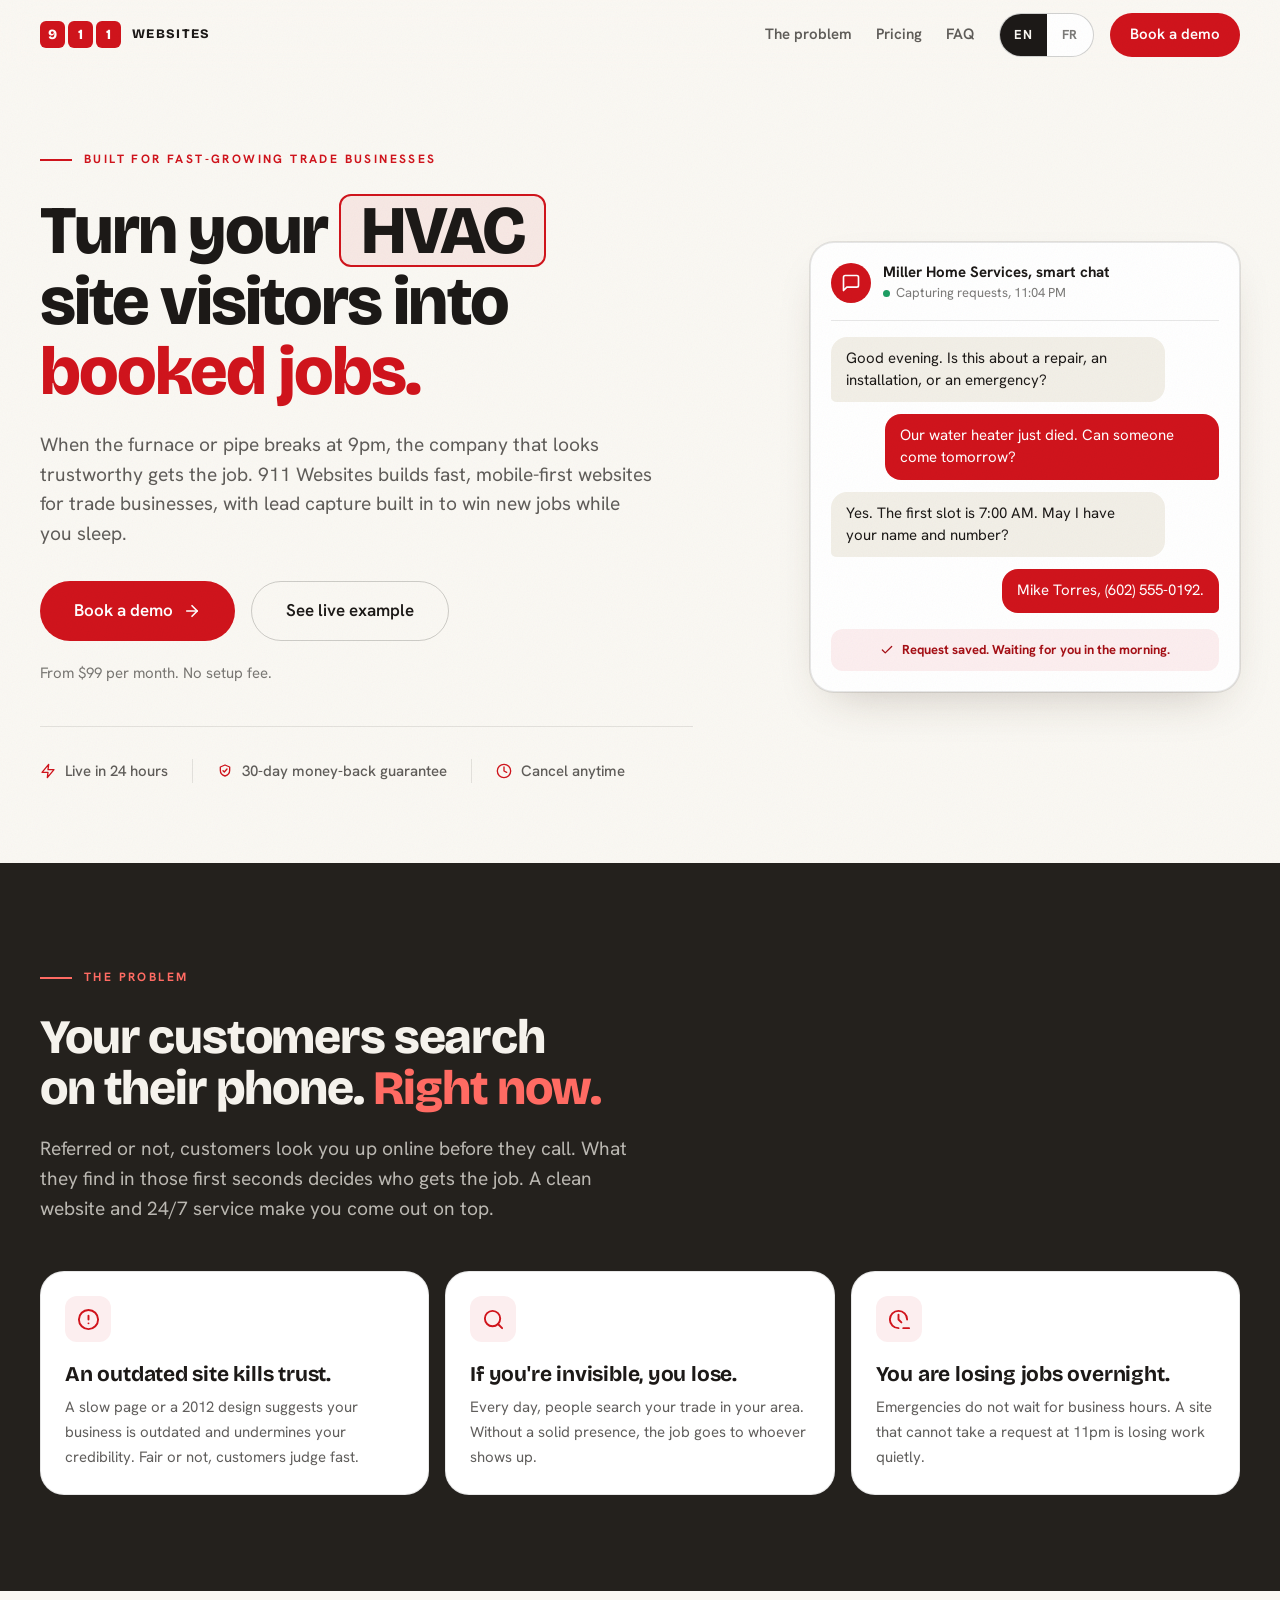
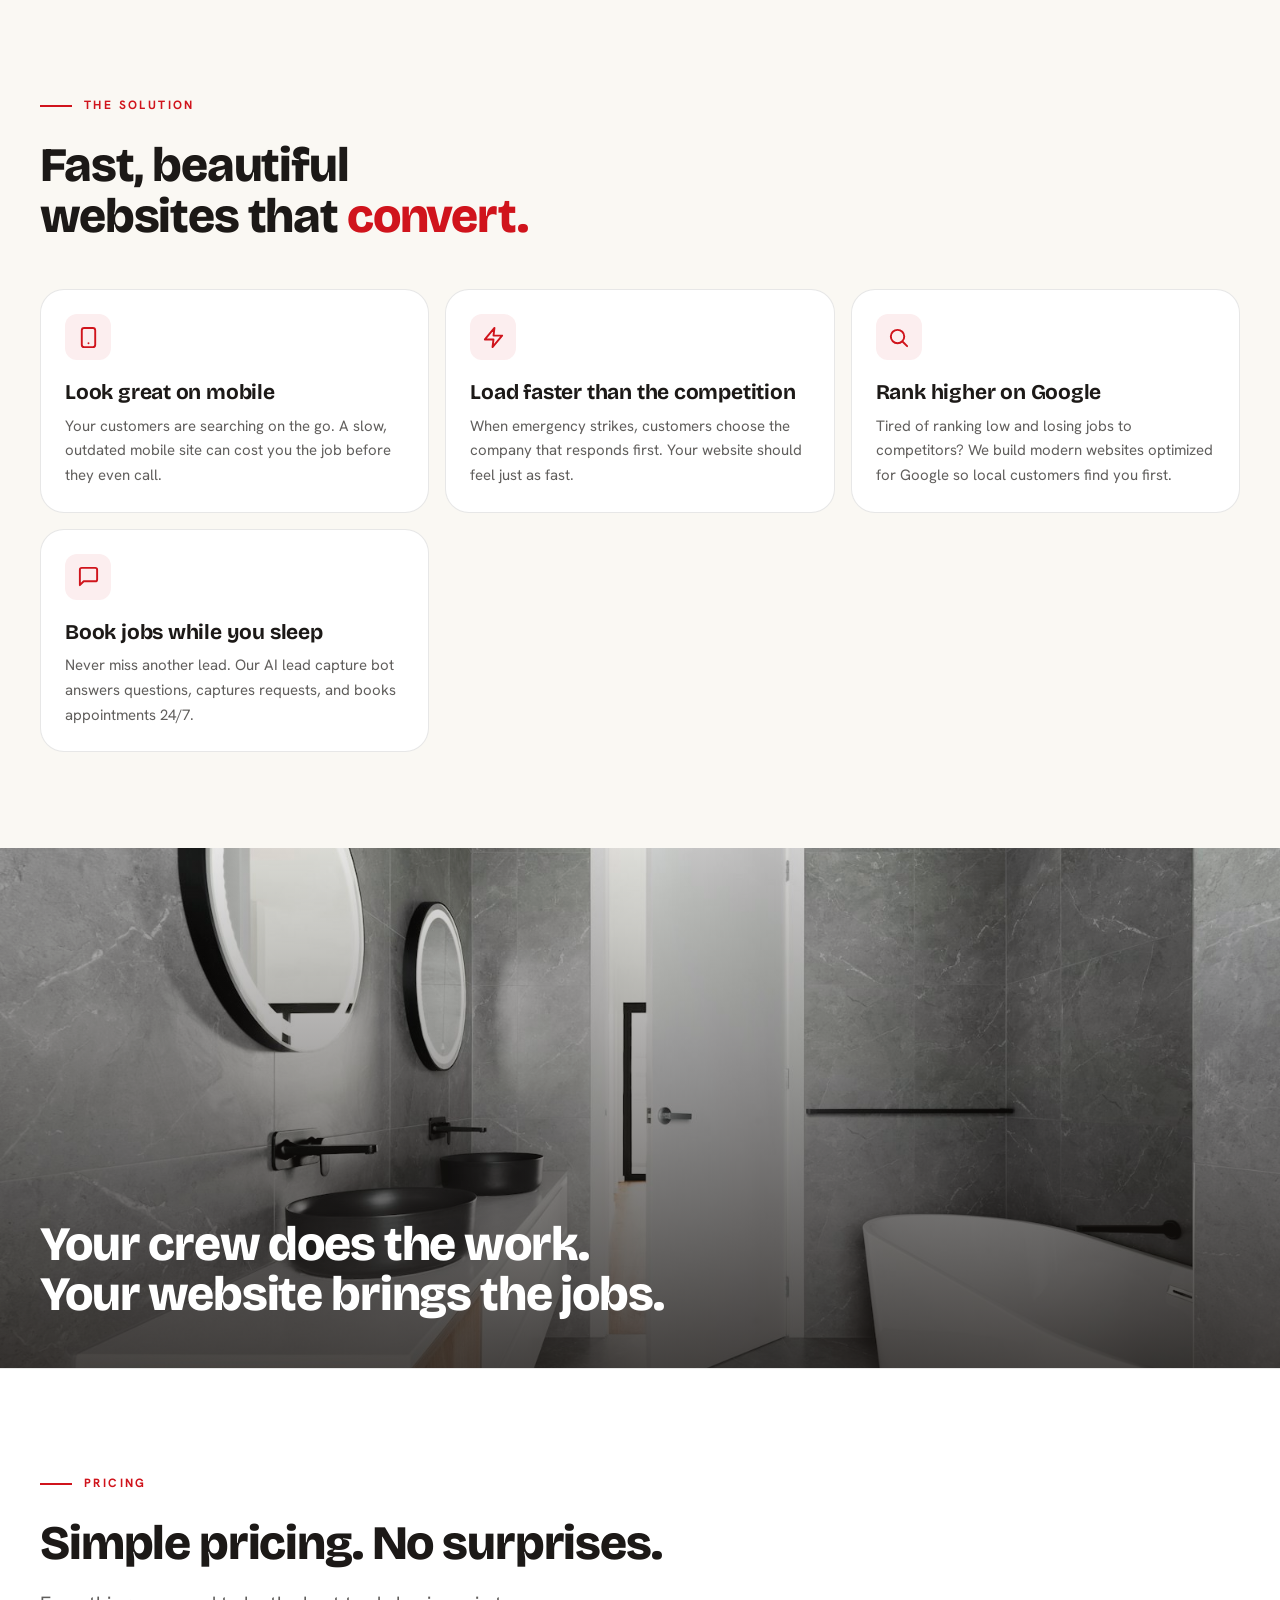
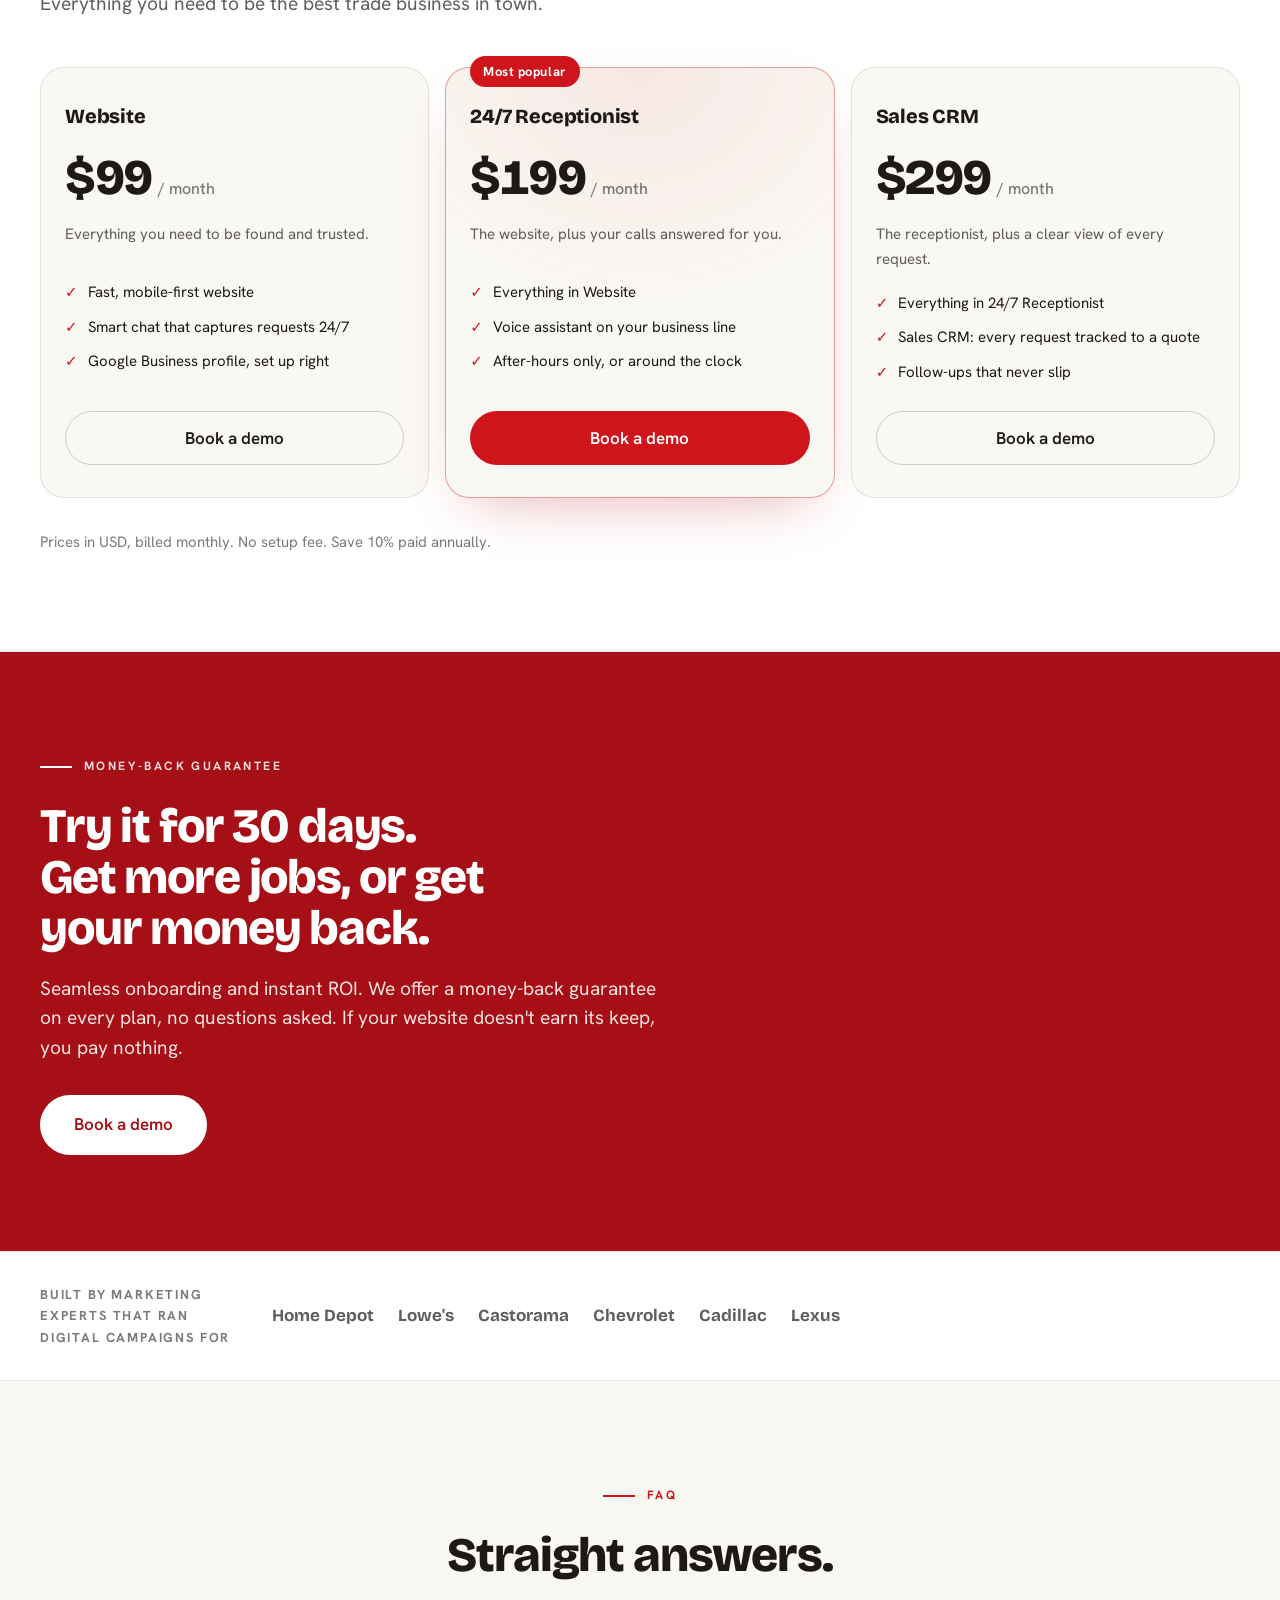
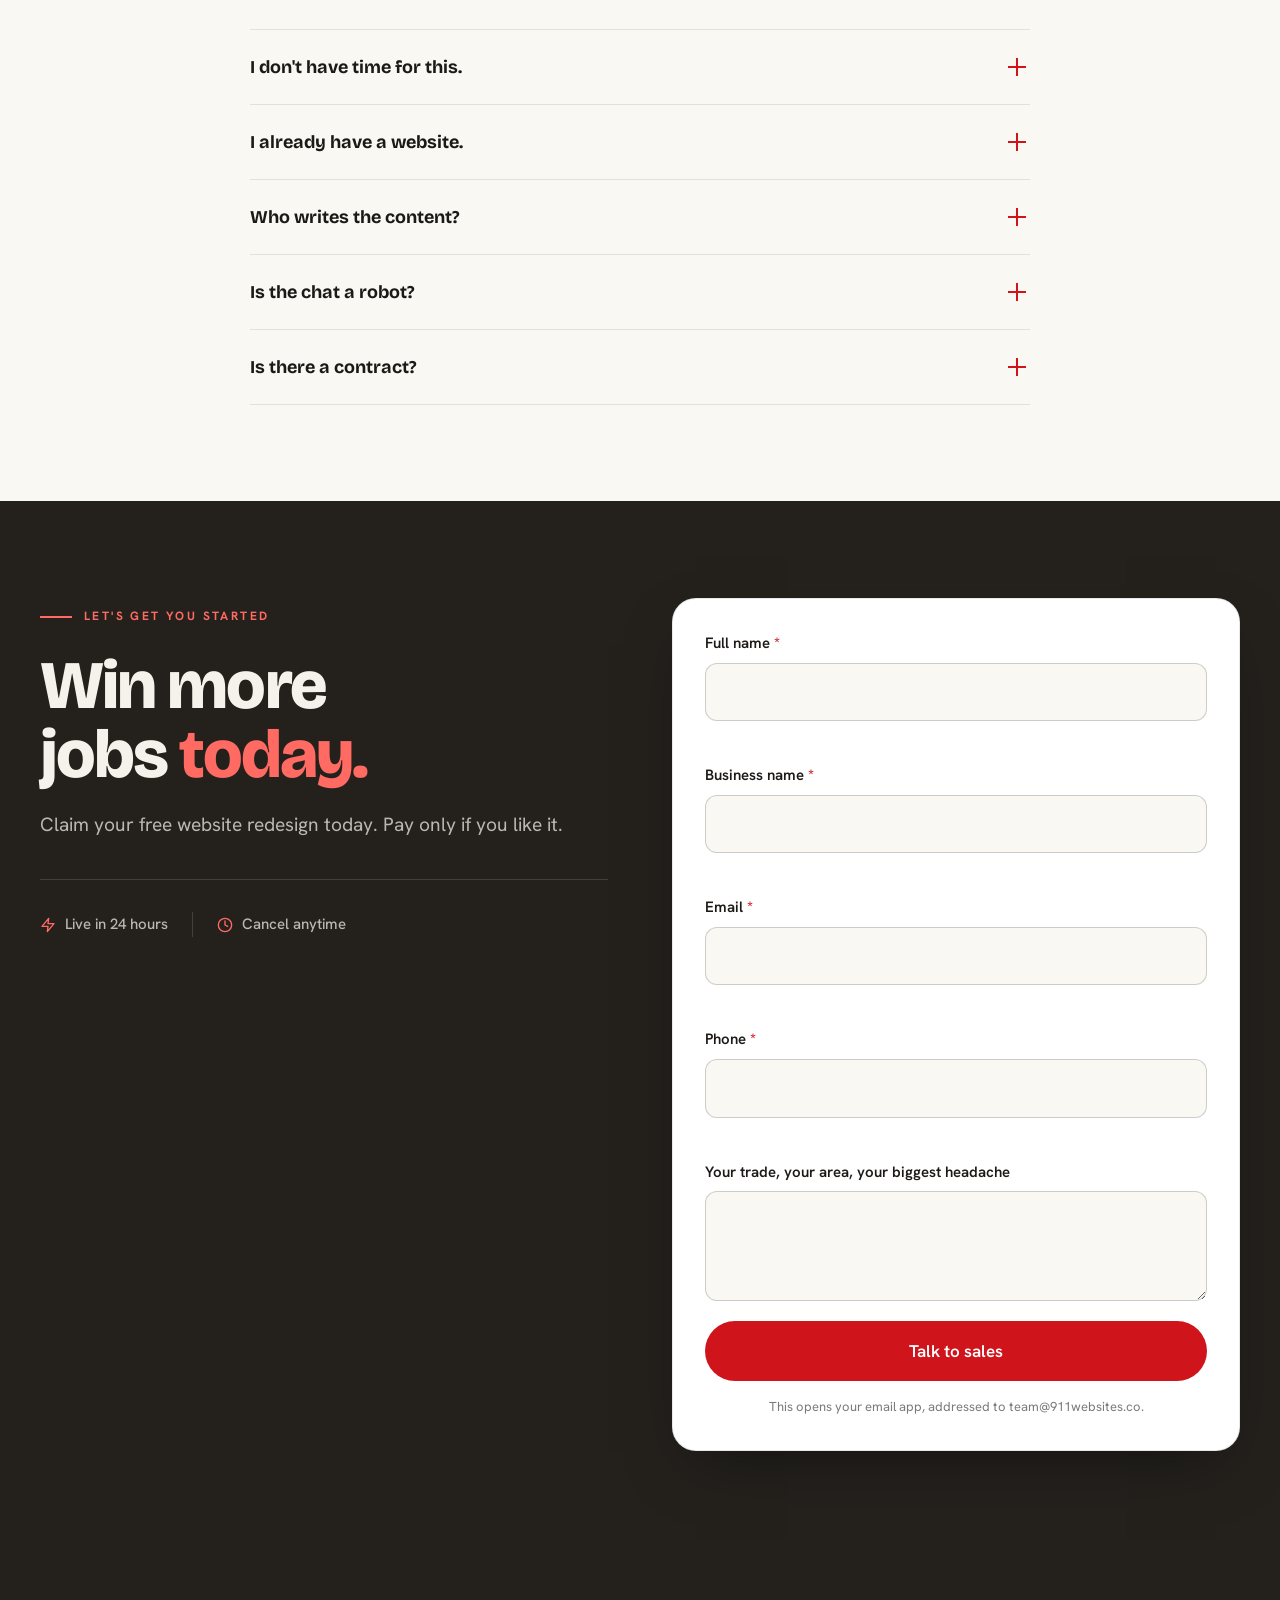
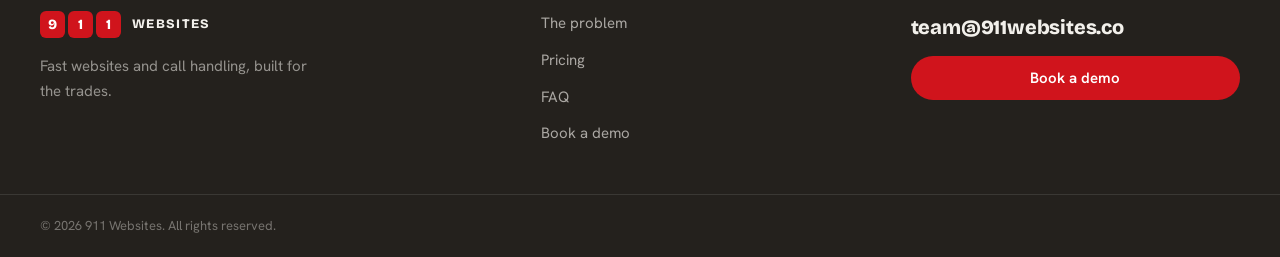
<file: website.html>
<!DOCTYPE html>
<html lang="en">
<head>
  <meta charset="UTF-8" />
  <meta name="viewport" content="width=device-width, initial-scale=1.0" />
  <title data-i18n="a.meta.title">911 Websites: fast websites that win jobs for the trades</title>
  <link rel="canonical" href="https://911websites.co/website" />
  <meta name="description" data-i18n-content="a.meta.desc" content="Fast, mobile-first websites with built-in lead capture for trade businesses. Live in 24 hours, from $99 per month, no contracts." />
  <meta name="theme-color" content="#FAF8F3" />

  <meta property="og:title" content="911 Websites: fast websites that win jobs for the trades" />
  <meta property="og:description" content="Fast, mobile-first websites with built-in lead capture for trade businesses. Live in 24 hours, from $99 per month, no contracts." />
  <meta property="og:type" content="website" />
  <meta property="og:url" content="https://911websites.co/website" />

  <link rel="icon" type="image/svg+xml" href="data:image/svg+xml,%3Csvg xmlns='http://www.w3.org/2000/svg' viewBox='0 0 52 18'%3E%3Crect x='0' y='0' width='15' height='18' rx='4' fill='%23ED1C24'/%3E%3Ctext x='7.5' y='13.5' font-family='Arial Black,Arial' font-size='12' font-weight='900' text-anchor='middle' fill='white'%3E9%3C/text%3E%3Crect x='18.5' y='0' width='15' height='18' rx='4' fill='%23ED1C24'/%3E%3Ctext x='26' y='13.5' font-family='Arial Black,Arial' font-size='12' font-weight='900' text-anchor='middle' fill='white'%3E1%3C/text%3E%3Crect x='37' y='0' width='15' height='18' rx='4' fill='%23ED1C24'/%3E%3Ctext x='44.5' y='13.5' font-family='Arial Black,Arial' font-size='12' font-weight='900' text-anchor='middle' fill='white'%3E1%3C/text%3E%3C/svg%3E" />

  <link rel="preconnect" href="https://fonts.googleapis.com" />
  <link rel="preconnect" href="https://fonts.gstatic.com" crossorigin />
  <link href="https://fonts.googleapis.com/css2?family=Bricolage+Grotesque:opsz,wght@12..96,700;12..96,800&family=Hanken+Grotesk:wght@400;500;600;700&display=swap" rel="stylesheet" />
  <link rel="stylesheet" href="assets/css/styles.css?v=7" />
</head>
<body data-page="a">

  <a href="#main" class="skip" data-i18n="c.skip">Skip to content</a>

  <header class="nav" id="nav" role="banner">
    <div class="nav__inner wrap">
      <a href="/" class="logo" aria-label="911 Websites">
        <span class="logo__sq-group" aria-hidden="true">
          <span class="logo__sq">9</span><span class="logo__sq">1</span><span class="logo__sq">1</span>
        </span>
        <span class="logo__word">Websites</span>
      </a>

      <button class="nav__burger" id="burger" aria-label="Menu" aria-expanded="false" aria-controls="navLinks">
        <span></span><span></span><span></span>
      </button>

      <nav class="nav__links" id="navLinks" aria-label="Primary">
        <a href="#problem" data-i18n="c.nav.problem">The problem</a>
        <a href="#pricing" data-i18n="c.nav.pricing">Pricing</a>
        <a href="#faq" data-i18n="c.nav.faq">FAQ</a>
      </nav>

      <div class="lang" role="group" aria-label="Language">
        <button type="button" data-lang="en" aria-pressed="true">EN</button>
        <button type="button" data-lang="fr" aria-pressed="false">FR</button>
      </div>

      <a href="#contact" class="btn btn--primary btn--nav nav__cta" data-i18n="c.cta.demo">Book a demo</a>
    </div>
  </header>

  <main id="main">

    <!-- HERO -->
    <section class="hero" aria-labelledby="hero-title">
      <div class="wrap hero__grid">
        <div class="hero__copy" data-reveal>
          <p class="kicker" data-i18n="a.hero.kicker">Websites for the trades</p>
          <h1 class="display hero__title" id="hero-title">
            <span class="line"><span data-i18n="a.hero.t1">Turn your</span> <span class="trade" id="tradeWord">HVAC</span></span>
            <span class="line" data-i18n-html="a.hero.t2">site visitors into <span class="accent">booked jobs.</span></span>
          </h1>
          <p class="lead hero__lead" data-i18n="a.hero.sub">911 Websites builds fast, mobile-first websites for trade businesses, with lead capture built in from day one. When the furnace breaks at 9pm, the company that looks trustworthy gets the call.</p>
          <div class="hero__actions">
            <a href="#contact" class="btn btn--primary btn--lg">
              <span data-i18n="c.cta.demo">Book a demo</span>
              <svg class="btn__arrow" viewBox="0 0 24 24" fill="none" stroke="currentColor" stroke-width="2.2" stroke-linecap="round" stroke-linejoin="round" aria-hidden="true"><line x1="5" y1="12" x2="19" y2="12"/><polyline points="12 5 19 12 12 19"/></svg>
            </a>
            <a href="/demo" class="btn btn--ghost btn--lg" data-i18n="c.cta.example">See a live example</a>
          </div>
          <p class="hero__micro" data-i18n="a.hero.micro">From $99 per month. No setup fee. Cancel anytime.</p>

          <ul class="trust" aria-label="Guarantees">
            <li>
              <svg viewBox="0 0 24 24" fill="none" stroke="currentColor" stroke-width="2" stroke-linecap="round" stroke-linejoin="round" aria-hidden="true"><polygon points="13 2 3 14 12 14 11 22 21 10 12 10 13 2"/></svg>
              <span data-i18n="c.trust.1">Live in 24 hours</span>
            </li>
            <li>
              <svg viewBox="0 0 24 24" fill="none" stroke="currentColor" stroke-width="2" stroke-linecap="round" stroke-linejoin="round" aria-hidden="true"><path d="M12 3l7 3v5c0 4-3 7.5-7 8.5C8 18.5 5 15 5 11V6z"/><path d="M9 11.5l2 2 4-4.5"/></svg>
              <span data-i18n="c.trust.2">30-day money-back guarantee</span>
            </li>
            <li>
              <svg viewBox="0 0 24 24" fill="none" stroke="currentColor" stroke-width="2" stroke-linecap="round" stroke-linejoin="round" aria-hidden="true"><circle cx="12" cy="12" r="10"/><polyline points="12 6 12 12 16 14"/></svg>
              <span data-i18n="c.trust.3">Cancel anytime</span>
            </li>
          </ul>
        </div>

        <!-- Smart-chat panel: the site capturing a request after hours -->
        <aside class="panel" data-reveal aria-label="Example: the built-in chat capturing a request at night">
          <div class="panel__head">
            <span class="panel__avatar" aria-hidden="true">
              <svg viewBox="0 0 24 24" fill="none" stroke="currentColor" stroke-width="2" stroke-linecap="round" stroke-linejoin="round"><path d="M21 15a2 2 0 0 1-2 2H7l-4 4V5a2 2 0 0 1 2-2h14a2 2 0 0 1 2 2z"/></svg>
            </span>
            <div>
              <div class="panel__who" data-i18n-html="a.chat.who"><span data-niche-co>Miller Home Services</span>, smart chat</div>
              <div class="panel__status"><span class="live-dot" aria-hidden="true"></span> <span data-i18n="a.chat.status">Capturing requests, 11:04 PM</span></div>
            </div>
          </div>
          <div class="chatcard__feed" role="log">
            <div class="msg msg--ai" data-i18n="a.chat.m1">Good evening. Is this about a repair, an installation, or an emergency?</div>
            <div class="msg msg--user" data-i18n="a.chat.m2">Our water heater just died. Can someone come tomorrow?</div>
            <div class="msg msg--ai" data-i18n="a.chat.m3">Yes. The first slot is 7:00 AM. May I have your name and number?</div>
            <div class="msg msg--user" data-i18n="a.chat.m4">Mike Torres, (602) 555-0192.</div>
          </div>
          <div class="panel__capture" aria-hidden="true">
            <svg viewBox="0 0 24 24" fill="none" stroke="currentColor" stroke-width="2.2" stroke-linecap="round" stroke-linejoin="round"><polyline points="20 6 9 17 4 12"/></svg>
            <span data-i18n="a.chat.captured">Request saved. Waiting for you in the morning.</span>
          </div>
        </aside>
      </div>
    </section>

    <!-- PROBLEM (slate block, home grid: section__head + tiles) -->
    <section class="section section--dark" id="problem" aria-labelledby="problem-title" data-reveal>
      <div class="wrap">
        <div class="section__head">
          <p class="kicker" data-i18n="a.problem.kicker">The problem</p>
          <h2 class="h2" id="problem-title" data-i18n-html="a.problem.title">They search on their phone. <span class="accent">Right now.</span></h2>
          <p class="lead" data-i18n="a.problem.lead">Referred or not, customers look you up before they dial. What they find in those first seconds decides who gets the call.</p>
        </div>
        <div class="bento bento--three stagger">
          <article class="tile">
            <span class="tile__ico" aria-hidden="true">
              <svg viewBox="0 0 24 24" fill="none" stroke="currentColor" stroke-width="2" stroke-linecap="round" stroke-linejoin="round"><circle cx="12" cy="12" r="10"/><line x1="12" y1="8" x2="12" y2="12"/><line x1="12" y1="16" x2="12.01" y2="16"/></svg>
            </span>
            <h3 class="h3" data-i18n="a.pain1.title">An outdated site plants doubt.</h3>
            <p data-i18n="a.pain1.desc">A slow page or a 2012 design suggests the work might look the same. Fair or not, that is the verdict.</p>
          </article>
          <article class="tile">
            <span class="tile__ico" aria-hidden="true">
              <svg viewBox="0 0 24 24" fill="none" stroke="currentColor" stroke-width="2" stroke-linecap="round" stroke-linejoin="round"><circle cx="11" cy="11" r="8"/><line x1="21" y1="21" x2="16.65" y2="16.65"/></svg>
            </span>
            <h3 class="h3" data-i18n="a.pain2.title">Invisible means unavailable.</h3>
            <p data-i18n="a.pain2.desc">Every day, people search your trade in your area. Without a solid presence, the job goes to whoever shows up.</p>
          </article>
          <article class="tile">
            <span class="tile__ico" aria-hidden="true">
              <svg viewBox="0 0 24 24" fill="none" stroke="currentColor" stroke-width="2" stroke-linecap="round" stroke-linejoin="round"><path d="M12 21a9 9 0 1 1 9-9"/><polyline points="12 7 12 12 15 15"/><line x1="17" y1="21" x2="23" y2="21"/></svg>
            </span>
            <h3 class="h3" data-i18n="a.pain3.title">After hours, the door is closed.</h3>
            <p data-i18n="a.pain3.desc">Emergencies do not wait for business hours. A site that cannot take a request at 11pm is losing work quietly.</p>
          </article>
        </div>
      </div>
    </section>

    <!-- SOLUTION -->
    <section class="section" id="solution" aria-labelledby="solution-title" data-reveal>
      <div class="wrap">
        <div class="section__head">
          <p class="kicker" data-i18n="a.sol.kicker">The solution</p>
          <h2 class="h2" id="solution-title" data-i18n-html="a.sol.title">Fast, beautiful sites that <span class="accent">convert.</span></h2>
        </div>
        <div class="bento stagger">
          <article class="tile">
            <span class="tile__ico" aria-hidden="true">
              <svg viewBox="0 0 24 24" fill="none" stroke="currentColor" stroke-width="2" stroke-linecap="round" stroke-linejoin="round"><rect x="5" y="2" width="14" height="20" rx="2.5"/><line x1="12" y1="18" x2="12.01" y2="18"/></svg>
            </span>
            <h3 class="h3" data-i18n="a.sol.1.title">Look great on mobile</h3>
            <p data-i18n="a.sol.1.desc">Your customers are searching on the go. A slow, outdated mobile site can cost you the job before they even call.</p>
          </article>
          <article class="tile">
            <span class="tile__ico" aria-hidden="true">
              <svg viewBox="0 0 24 24" fill="none" stroke="currentColor" stroke-width="2" stroke-linecap="round" stroke-linejoin="round"><polygon points="13 2 3 14 12 14 11 22 21 10 12 10 13 2"/></svg>
            </span>
            <h3 class="h3" data-i18n="a.sol.2.title">Load faster than the competition</h3>
            <p data-i18n="a.sol.2.desc">When emergency strikes, customers choose the company that responds first. Your website should feel just as fast.</p>
          </article>
          <article class="tile">
            <span class="tile__ico" aria-hidden="true">
              <svg viewBox="0 0 24 24" fill="none" stroke="currentColor" stroke-width="2" stroke-linecap="round" stroke-linejoin="round"><circle cx="11" cy="11" r="7"/><line x1="21" y1="21" x2="16.65" y2="16.65"/></svg>
            </span>
            <h3 class="h3" data-i18n="a.sol.3.title">Rank higher on Google</h3>
            <p data-i18n="a.sol.3.desc">Tired of ranking low and losing jobs to competitors? We build modern websites optimized for Google so local customers find you first.</p>
          </article>
          <article class="tile">
            <span class="tile__ico" aria-hidden="true">
              <svg viewBox="0 0 24 24" fill="none" stroke="currentColor" stroke-width="2" stroke-linecap="round" stroke-linejoin="round"><path d="M21 15a2 2 0 0 1-2 2H7l-4 4V5a2 2 0 0 1 2-2h14a2 2 0 0 1 2 2z"/></svg>
            </span>
            <h3 class="h3" data-i18n="a.sol.4.title">Book jobs while you sleep</h3>
            <p data-i18n="a.sol.4.desc">Never miss another lead. Our AI lead capture bot answers questions, captures requests, and books appointments 24/7.</p>
          </article>
        </div>
      </div>
    </section>

    <!-- IMAGE BREAK -->
    <section class="imgbreak" aria-label="Professionally finished bathroom">
      <img src="assets/img/plumbing-work.jpg" alt="A professionally finished bathroom installation" loading="lazy" />
      <div class="wrap">
        <h2 class="h2" data-i18n="a.break">Your crew does the work. Your website brings the jobs.</h2>
      </div>
    </section>

    <!-- PRICING -->
    <section class="section section--white" id="pricing" aria-labelledby="pricing-title" data-reveal>
      <div class="wrap">
        <div class="section__head">
          <p class="kicker" data-i18n="c.pricing.kicker">Pricing</p>
          <h2 class="h2" id="pricing-title" data-i18n="c.pricing.title">Simple pricing. No surprises.</h2>
          <p class="lead" data-i18n-html="c.pricing.sub">Everything you need to be the best <span data-niche-token="town">trade business</span> in town.</p>
        </div>

        <div class="plans stagger">
          <article class="plan" aria-label="Website plan">
            <h3 class="plan__name" data-i18n="c.plan1.name">Website</h3>
            <div class="plan__price">$99<span data-i18n="c.per">/ month</span></div>
            <p class="plan__desc" data-i18n="c.plan1.desc">Everything you need to be found and trusted.</p>
            <ul class="plan__features">
              <li data-i18n="c.plan1.f1">Fast, mobile-first website</li>
              <li data-i18n="c.plan1.f2">Smart chat that captures requests 24/7</li>
              <li data-i18n="c.plan1.f3">Google Business profile, set up right</li>
            </ul>
            <a href="#contact" class="btn btn--ghost btn--full" data-i18n="c.cta.demo">Book a demo</a>
          </article>

          <article class="plan plan--featured" aria-label="24/7 Receptionist plan, most popular">
            <span class="badge" data-i18n="c.badge.popular">Most popular</span>
            <h3 class="plan__name" data-i18n="c.plan2.name">24/7 Receptionist</h3>
            <div class="plan__price">$199<span data-i18n="c.per">/ month</span></div>
            <p class="plan__desc" data-i18n="c.plan2.desc">The website, plus your calls answered for you.</p>
            <ul class="plan__features">
              <li data-i18n="c.plan2.f1">Everything in Website</li>
              <li data-i18n="c.plan2.f2">Voice assistant on your business line</li>
              <li data-i18n="c.plan2.f3">After-hours only, or around the clock</li>
            </ul>
            <a href="#contact" class="btn btn--primary btn--full" data-i18n="c.cta.demo">Book a demo</a>
          </article>

          <article class="plan" aria-label="Sales CRM plan">
            <h3 class="plan__name" data-i18n="c.plan3.name">Sales CRM</h3>
            <div class="plan__price">$299<span data-i18n="c.per">/ month</span></div>
            <p class="plan__desc" data-i18n="c.plan3.desc">The receptionist, plus a clear view of every request.</p>
            <ul class="plan__features">
              <li data-i18n="c.plan3.f1">Everything in 24/7 Receptionist</li>
              <li data-i18n="c.plan3.f2">Sales CRM: every request tracked to a quote</li>
              <li data-i18n="c.plan3.f3">Follow-ups that never slip</li>
            </ul>
            <a href="#contact" class="btn btn--ghost btn--full" data-i18n="c.cta.demo">Book a demo</a>
          </article>
        </div>

        <p class="pricing__note" data-i18n="c.pricing.note">Prices in USD, billed monthly. No setup fee. Save 10% paid annually.</p>
      </div>
    </section>

    <!-- GUARANTEE BAND -->
    <section class="section guarantee" aria-labelledby="guar-title" data-reveal>
      <div class="wrap">
        <p class="kicker" data-i18n="c.guar.kicker">Our guarantee</p>
        <h2 class="h2" id="guar-title" data-i18n="c.guar.title">Try it for 30 days. Love it, or get your money back.</h2>
        <p class="guarantee__sub" data-i18n="c.guar.sub">A 30-day money-back guarantee on every plan, no questions asked. If it does not earn its keep, you pay nothing.</p>
        <a href="#contact" class="btn btn--on-red btn--lg" data-i18n="c.cta.demo">Book a demo</a>
      </div>
    </section>

    <!-- CREDIBILITY (founder pedigree, text only, no logos) -->
    <section class="cred" aria-label="Team experience" data-reveal>
      <div class="wrap cred__inner">
        <p class="cred__label" data-i18n="c.cred.label">Built by a team that ran digital campaigns for</p>
        <ul class="cred__names">
          <li>Home Depot</li>
          <li>Lowe's</li>
          <li>Castorama</li>
          <li>Chevrolet</li>
          <li>Cadillac</li>
          <li>Lexus</li>
        </ul>
      </div>
    </section>
    <!-- FAQ -->
    <section class="section" id="faq" aria-labelledby="faq-title" data-reveal>
      <div class="wrap faq">
        <div class="faq__head">
          <p class="kicker" data-i18n="c.nav.faq">FAQ</p>
          <h2 class="h2" id="faq-title" data-i18n="a.faq.title">Straight answers.</h2>
        </div>
        <div class="qa">
          <button class="qa__q" aria-expanded="false" aria-controls="qa1"><span data-i18n="a.f1.q">I don't have time for this.</span><span class="qa__icon" aria-hidden="true"></span></button>
          <div class="qa__a" id="qa1" hidden><p data-i18n="a.f1.a">That is the point. One 15-minute call, then we build. You review the result and we go live within 24 hours.</p></div>
        </div>
        <div class="qa">
          <button class="qa__q" aria-expanded="false" aria-controls="qa2"><span data-i18n="a.f2.q">I already have a website.</span><span class="qa__icon" aria-hidden="true"></span></button>
          <div class="qa__a" id="qa2" hidden><p data-i18n="a.f2.a">We rebuild it properly and migrate your domain. Nothing goes offline and nothing gets lost.</p></div>
        </div>
        <div class="qa">
          <button class="qa__q" aria-expanded="false" aria-controls="qa3"><span data-i18n="a.f3.q">Who writes the content?</span><span class="qa__icon" aria-hidden="true"></span></button>
          <div class="qa__a" id="qa3" hidden><p data-i18n="a.f3.a">We do, from your call and your existing material. You approve every word before launch.</p></div>
        </div>
        <div class="qa">
          <button class="qa__q" aria-expanded="false" aria-controls="qa4"><span data-i18n="a.f4.q">Is the chat a robot?</span><span class="qa__icon" aria-hidden="true"></span></button>
          <div class="qa__a" id="qa4" hidden><p data-i18n="a.f4.a">It is an assistant configured with your services, your area and your rules. It answers like a good receptionist, records the request and hands it to you. Nothing to install on your side.</p></div>
        </div>
        <div class="qa">
          <button class="qa__q" aria-expanded="false" aria-controls="qa5"><span data-i18n="a.f5.q">Is there a contract?</span><span class="qa__icon" aria-hidden="true"></span></button>
          <div class="qa__a" id="qa5" hidden><p data-i18n="a.f5.a">Month to month. If the site does not earn its keep, cancel anytime.</p></div>
        </div>
      </div>
    </section>
    <!-- CONTACT -->
    <section class="section contact section--dark" id="contact" aria-labelledby="contact-title" data-reveal>
      <div class="wrap contact__grid">
        <div class="contact__pitch">
          <p class="kicker" data-i18n="a.contact.kicker">Start here</p>
          <h2 class="display" id="contact-title" data-i18n-html="a.contact.title">Let's get you <span class="accent">found.</span></h2>
          <p class="lead" data-i18n="a.contact.lead">A 15-minute demo. We look at your current presence and show you exactly what we would build.</p>
          <ul class="trust" aria-label="Guarantees">
            <li>
              <svg viewBox="0 0 24 24" fill="none" stroke="currentColor" stroke-width="2" stroke-linecap="round" stroke-linejoin="round" aria-hidden="true"><polygon points="13 2 3 14 12 14 11 22 21 10 12 10 13 2"/></svg>
              <span data-i18n="c.trust.1">Live in 24 hours</span>
            </li>
            <li>
              <svg viewBox="0 0 24 24" fill="none" stroke="currentColor" stroke-width="2" stroke-linecap="round" stroke-linejoin="round" aria-hidden="true"><circle cx="12" cy="12" r="10"/><polyline points="12 6 12 12 16 14"/></svg>
              <span data-i18n="c.trust.3">Cancel anytime</span>
            </li>
          </ul>
        </div>

        <form class="form" id="demoForm" data-subject-key="a.form.subject" novalidate aria-label="Demo request">
          <div class="field">
            <label for="name"><span data-i18n="c.form.name">Full name</span> <span class="req" aria-hidden="true">*</span></label>
            <input type="text" id="name" name="name" required autocomplete="name" aria-required="true" aria-describedby="e-name" />
            <span class="field__err" id="e-name" role="alert" aria-live="polite"></span>
          </div>
          <div class="field">
            <label for="business"><span data-i18n="c.form.biz">Business name</span> <span class="req" aria-hidden="true">*</span></label>
            <input type="text" id="business" name="business" required autocomplete="organization" aria-required="true" aria-describedby="e-business" />
            <span class="field__err" id="e-business" role="alert" aria-live="polite"></span>
          </div>
          <div class="field">
            <label for="email"><span data-i18n="c.form.email">Email</span> <span class="req" aria-hidden="true">*</span></label>
            <input type="email" id="email" name="email" required autocomplete="email" aria-required="true" aria-describedby="e-email" />
            <span class="field__err" id="e-email" role="alert" aria-live="polite"></span>
          </div>
          <div class="field">
            <label for="phone"><span data-i18n="c.form.phone">Phone</span> <span class="req" aria-hidden="true">*</span></label>
            <input type="tel" id="phone" name="phone" required autocomplete="tel" aria-required="true" aria-describedby="e-phone" />
            <span class="field__err" id="e-phone" role="alert" aria-live="polite"></span>
          </div>
          <div class="field">
            <label for="message" data-i18n="c.form.msg">Your trade, your area, your biggest headache</label>
            <textarea id="message" name="message"></textarea>
          </div>
          <button type="submit" class="btn btn--primary btn--full btn--lg" data-i18n="c.form.send">Request a demo</button>
          <p class="form__hint" data-i18n="c.form.hint">This opens your email app, addressed to team@911websites.co.</p>
        </form>
      </div>
    </section>

  </main>

  <footer class="footer" role="contentinfo">
    <div class="wrap footer__top">
      <div class="footer__brand">
        <a href="/" class="logo" aria-label="911 Websites">
          <span class="logo__sq-group" aria-hidden="true">
            <span class="logo__sq">9</span><span class="logo__sq">1</span><span class="logo__sq">1</span>
          </span>
          <span class="logo__word">Websites</span>
        </a>
        <p data-i18n="c.footer.tag">Fast websites and call handling, built for the trades.</p>
      </div>
      <nav class="footer__nav" aria-label="Footer">
        <a href="#problem" data-i18n="c.nav.problem">The problem</a>
        <a href="#pricing" data-i18n="c.nav.pricing">Pricing</a>
        <a href="#faq" data-i18n="c.nav.faq">FAQ</a>
        <a href="#contact" data-i18n="c.cta.demo">Book a demo</a>
      </nav>
      <div class="footer__contact">
        <a href="mailto:team@911websites.co" class="footer__mail">team@911websites.co</a>
        <a href="#contact" class="btn btn--primary btn--nav" data-i18n="c.cta.demo">Book a demo</a>
      </div>
    </div>
    <div class="footer__bottom">
      <div class="wrap">
        <p>&copy; <span data-year>2026</span> 911 Websites. <span data-i18n="c.footer.rights">All rights reserved.</span></p>
      </div>
    </div>
  </footer>

  <script src="assets/js/i18n.js?v=7"></script>
  <script src="assets/js/main.js?v=7"></script>
</body>
</html>
</file>
<file: assets/css/styles.css>
/* ═══════════════════════════════════════════════════════════
   911 WEBSITES - design system (light, warm, craftsman)
   Paper base, ink text, one deep red accent. Dark only where it
   works: photos, the guarantee band, slate blocks, the footer.

   SECTION CONTRACT (locked - reflow content, not the grid):
     <section class="section [section--dark|--white|--seam]" id="...">
       <div class="wrap">
         <div class="section__head"> .kicker + .h2 + .lead </div>
         ...content components...
   Content components: .tile / .tile--feature (cards), .pillars,
   .steps, .imgbreak, .plans, .quote (+ .carousel), .form, .cred.
   All colors/spacing/radii come from the :root tokens below;
   adjust the theme there, never inline.
   Tokens -> Base -> Type -> Components -> Sections -> Breakpoints
═══════════════════════════════════════════════════════════ */

:root {
  /* Surfaces (warm paper, no pure white page bg) */
  --bg:         #FAF8F3;
  --bg-2:       #F2EFE7;
  --surface:    #FFFFFF;
  --surface-2:  #F2EFE7;
  --line:       rgba(28, 25, 20, 0.10);
  --line-2:     rgba(28, 25, 20, 0.20);

  /* Single accent: deep brand red (AA on paper and as button bg) */
  --red:        #D0141C;
  --red-deep:   #A50F15;
  --red-soft:   rgba(208, 20, 28, 0.07);

  /* Ink (tertiary raised to 0.58 for AA on paper) */
  --text:       #1C1917;
  --text-2:     rgba(28, 25, 23, 0.70);
  --text-3:     rgba(28, 25, 23, 0.58);

  /* Dark pockets: one slate for dark sections + footer (centralized) */
  --slate:      #24211D;
  --on-slate:   #F5F2EC;
  --on-slate-2: rgba(245, 242, 236, 0.72);
  /* Étienne read the old #FF9B9F as pink on the dark bands. The brand red
     itself only reaches 2.9:1 against --slate, so it cannot be used here;
     this is as red as the accent gets while staying legible (5.75:1). */
  --red-on-slate: #FF6B63;

  /* Type */
  --font-display: 'Bricolage Grotesque', Georgia, serif;
  --font-body:    'Hanken Grotesk', system-ui, sans-serif;

  --fs-display: clamp(2.4rem, 6vw, 4.25rem);
  --fs-h2:      clamp(1.9rem, 4.4vw, 3rem);
  --fs-h3:      1.3125rem;
  --fs-lead:    clamp(1.125rem, 1.5vw, 1.3125rem);
  --fs-body:    1.0625rem;
  --fs-sm:      0.9375rem;
  --fs-xs:      0.8125rem;
  --fs-kicker:  0.75rem;

  /* Spacing */
  --s1: 4px;  --s2: 8px;  --s3: 12px; --s4: 16px; --s5: 20px;
  --s6: 24px; --s8: 32px; --s10: 40px; --s12: 48px; --s16: 64px;
  --s20: 80px; --s24: 96px; --s32: 128px;

  /* Radii (locked scale) */
  --r-xs: 8px;
  --r-sm: 12px;
  --r:    16px;
  --r-lg: 24px;
  --r-pill: 999px;

  /* Shadows (warm-tinted, never pure black) */
  --shadow-lift: 0 20px 50px -22px rgba(60, 42, 24, 0.28), 0 0 0 1px var(--line);
  --shadow-red:  0 22px 55px -26px rgba(180, 18, 24, 0.38);

  /* Motion */
  --ease: cubic-bezier(0.22, 1, 0.36, 1);
  --dur:  0.55s;
  --t:    0.22s ease;

  --nav-h: 70px;
  --maxw: 1240px;
}

/* ── RESET / BASE ──────────────────────────────── */
*, *::before, *::after { box-sizing: border-box; margin: 0; padding: 0; }

html {
  scroll-behavior: smooth;
  -webkit-text-size-adjust: 100%;
  scroll-padding-top: calc(var(--nav-h) + 16px);
}

body {
  font-family: var(--font-body);
  font-size: var(--fs-body);
  line-height: 1.65;
  color: var(--text);
  background: var(--bg);
  -webkit-font-smoothing: antialiased;
  text-rendering: optimizeLegibility;
  overflow-x: hidden;
}

img, svg { display: block; max-width: 100%; }
a { color: inherit; text-decoration: none; }

:focus-visible {
  outline: 2px solid var(--red);
  outline-offset: 3px;
  border-radius: 4px;
}

button { font-family: inherit; cursor: pointer; border: none; background: none; color: inherit; }
ul, ol { list-style: none; }
sup { font-size: 0.5em; vertical-align: super; font-weight: inherit; }

/* Subtle paper grain (click-through) */
body::after {
  content: '';
  position: fixed;
  inset: 0;
  z-index: 2000;
  pointer-events: none;
  opacity: 0.05;
  mix-blend-mode: multiply;
  background-image: url("data:image/svg+xml,%3Csvg xmlns='http://www.w3.org/2000/svg' width='180' height='180'%3E%3Cfilter id='n'%3E%3CfeTurbulence type='fractalNoise' baseFrequency='0.8' numOctaves='3' stitchTiles='stitch'/%3E%3C/filter%3E%3Crect width='100%25' height='100%25' filter='url(%23n)'/%3E%3C/svg%3E");
}

/* ── TYPOGRAPHY ────────────────────────────────── */
.display, .h2 {
  font-family: var(--font-display);
  font-weight: 800;
  letter-spacing: -0.028em;
  line-height: 1.02;
  color: var(--text);
  text-wrap: balance;
}
.display { font-size: var(--fs-display); }
.h2      { font-size: var(--fs-h2); line-height: 1.06; letter-spacing: -0.024em; }
.h3 {
  font-family: var(--font-display);
  font-weight: 700;
  font-size: var(--fs-h3);
  letter-spacing: -0.01em;
  line-height: 1.2;
}

.accent { color: var(--red); }

.lead {
  font-size: var(--fs-lead);
  line-height: 1.55;
  color: var(--text-2);
  max-width: 56ch;
  text-wrap: pretty;
}
.muted { color: var(--text-3); }

/* Kicker: the signature dash is a red rule, not a character */
.kicker {
  display: inline-flex;
  align-items: center;
  gap: 12px;
  font-family: var(--font-body);
  font-size: var(--fs-kicker);
  font-weight: 700;
  letter-spacing: 0.2em;
  text-transform: uppercase;
  color: var(--red);
  margin-bottom: var(--s6);
}
.kicker::before {
  content: '';
  width: 32px;
  height: 2px;
  background: currentColor;
  flex-shrink: 0;
}

/* ── LAYOUT ────────────────────────────────────── */
.wrap {
  width: 100%;
  max-width: var(--maxw);
  margin-inline: auto;
  padding-inline: var(--s5);
}

.section {
  padding-block: clamp(var(--s20), 10vw, var(--s24));
  position: relative;
}
.section--seam { border-top: 1px solid var(--line); }
.section--white { background: var(--surface); border-block: 1px solid var(--line); }
.section__head { max-width: 780px; margin-bottom: var(--s12); }
.section__head .h2 { margin-bottom: var(--s5); }

/* ── REVEAL / STAGGER ──────────────────────────── */
[data-reveal] {
  opacity: 0;
  transform: translateY(26px);
  transition: opacity var(--dur) ease, transform var(--dur) var(--ease);
}
[data-reveal].in { opacity: 1; transform: none; }

.stagger > * {
  opacity: 0;
  transform: translateY(22px);
  transition: opacity var(--dur) ease, transform var(--dur) var(--ease);
  transition-delay: calc(var(--i, 0) * 80ms);
}
[data-reveal].in .stagger > *,
.stagger.in > * { opacity: 1; transform: none; }

/* ── BUTTONS ───────────────────────────────────── */
.btn {
  display: inline-flex;
  align-items: center;
  justify-content: center;
  gap: 10px;
  font-family: var(--font-body);
  font-size: var(--fs-body);
  font-weight: 600;
  line-height: 1;
  border-radius: var(--r-pill);
  padding: 16px 28px;
  min-height: 54px;
  white-space: nowrap;
  transition: background var(--t), color var(--t), transform var(--t), border-color var(--t), box-shadow var(--t);
}
.btn svg { width: 18px; height: 18px; }
.btn--primary {
  background: var(--red);
  color: #FFFFFF;
}
.btn--primary:hover  { background: var(--red-deep); transform: translateY(-2px); box-shadow: var(--shadow-red); }
.btn--primary:active { transform: translateY(0); }
.btn--ghost {
  background: transparent;
  color: var(--text);
  border: 1px solid var(--line-2);
}
.btn--ghost:hover { border-color: var(--text); background: rgba(28, 25, 20, 0.04); }
.btn--on-red {
  background: #FFFFFF;
  color: var(--red-deep);
}
.btn--on-red:hover { background: var(--bg); transform: translateY(-2px); }
.btn--lg { font-size: 1.0625rem; padding: 18px 34px; min-height: 60px; }
.btn--full { width: 100%; }
.btn--nav { min-height: 44px; padding: 11px 20px; font-size: var(--fs-sm); }
.btn__arrow { transition: transform var(--t); }
.btn:hover .btn__arrow { transform: translateX(3px); }

/* ── LOGO ──────────────────────────────────────── */
.logo { display: inline-flex; align-items: center; gap: 11px; flex-shrink: 0; }
.logo__sq-group { display: flex; gap: 3px; }
.logo__sq {
  display: grid;
  place-items: center;
  width: 25px; height: 27px;
  background: var(--red);
  color: #fff;
  font-family: var(--font-display);
  font-weight: 800;
  font-size: 14px;
  border-radius: 6px;
  line-height: 1;
}
.logo__word {
  font-family: var(--font-display);
  font-weight: 800;
  font-size: 13px;
  letter-spacing: 0.1em;
  text-transform: uppercase;
  color: var(--text);
}

/* ── LANGUAGE TOGGLE ───────────────────────────── */
.lang {
  display: inline-flex;
  border: 1px solid var(--line-2);
  border-radius: var(--r-pill);
  overflow: hidden;
  flex-shrink: 0;
  background: var(--surface);
}
.lang button {
  padding: 0 14px;
  min-height: 42px;
  min-width: 46px;
  font-size: var(--fs-xs);
  font-weight: 700;
  letter-spacing: 0.06em;
  color: var(--text-3);
  transition: background var(--t), color var(--t);
}
.lang button:hover { color: var(--text); }
.lang button[aria-pressed="true"] {
  background: var(--text);
  color: var(--bg);
}

/* ── NAV ───────────────────────────────────────── */
.nav {
  position: fixed;
  inset: 0 0 auto 0;
  z-index: 100;
  height: var(--nav-h);
  display: flex;
  align-items: center;
  background: rgba(250, 248, 243, 0.82);
  -webkit-backdrop-filter: blur(14px);
          backdrop-filter: blur(14px);
  border-bottom: 1px solid transparent;
  transition: border-color var(--t), background var(--t);
}
.nav.scrolled { border-bottom-color: var(--line); background: rgba(250, 248, 243, 0.94); }
.nav__inner { display: flex; align-items: center; gap: var(--s4); width: 100%; }
.nav__links { display: none; gap: var(--s6); margin-left: auto; margin-right: var(--s2); }
.nav__links a {
  font-size: var(--fs-sm);
  font-weight: 600;
  color: var(--text-2);
  transition: color var(--t);
}
.nav__links a:hover { color: var(--text); }
.nav__cta { display: none; }
.nav .lang { margin-left: auto; }

.nav__burger {
  display: grid;
  gap: 5px;
  width: 44px; height: 44px;
  place-content: center;
  flex-shrink: 0;
}
.nav__burger span {
  width: 22px; height: 2px;
  background: var(--text);
  border-radius: 2px;
  transition: transform var(--t), opacity var(--t);
}
.nav__burger[aria-expanded="true"] span:nth-child(1) { transform: translateY(7px) rotate(45deg); }
.nav__burger[aria-expanded="true"] span:nth-child(2) { opacity: 0; }
.nav__burger[aria-expanded="true"] span:nth-child(3) { transform: translateY(-7px) rotate(-45deg); }

.nav.open .nav__links {
  display: flex;
  flex-direction: column;
  position: absolute;
  top: var(--nav-h);
  left: 0; right: 0;
  background: var(--bg);
  border-bottom: 1px solid var(--line);
  padding: var(--s6) var(--s5) var(--s16);
  gap: var(--s5);
  margin: 0;
}
.nav.open .nav__links a { font-size: 1.15rem; }
.nav.open .nav__cta {
  display: inline-flex;
  position: absolute;
  top: calc(var(--nav-h) + 178px);
  left: var(--s5); right: var(--s5);
}

/* ── HERO ──────────────────────────────────────── */
.hero {
  padding-top: calc(var(--nav-h) + var(--s16));
  padding-bottom: var(--s20);
  position: relative;
  overflow: hidden;
}
.hero__grid {
  position: relative;
  display: grid;
  gap: var(--s12);
}
.hero__copy { display: flex; flex-direction: column; align-items: flex-start; }
.hero__title { margin-bottom: var(--s6); }
.hero__title .line { display: block; }
.hero__lead { margin-bottom: var(--s8); }
.hero__actions { display: flex; flex-wrap: wrap; gap: var(--s4); align-items: center; }
.hero__micro {
  margin-top: var(--s5);
  font-size: var(--fs-sm);
  color: var(--text-3);
}

/* Rotating trade word in a bordered pill */
.trade {
  display: inline-flex;
  align-items: center;
  border: 2px solid var(--red);
  background: var(--red-soft);
  border-radius: var(--r-sm);
  padding: 0 0.3em;
  color: var(--text);
  transition: opacity 0.24s ease;
  white-space: nowrap;
}

/* Trust row: hairline-separated, no dot characters */
.trust {
  display: flex;
  flex-wrap: wrap;
  gap: var(--s4) var(--s6);
  margin-top: var(--s10);
  padding-top: var(--s8);
  border-top: 1px solid var(--line);
  width: 100%;
}
.trust li {
  display: flex;
  align-items: center;
  gap: 9px;
  font-size: var(--fs-sm);
  font-weight: 500;
  color: var(--text-2);
  padding-left: var(--s6);
  border-left: 1px solid var(--line);
}
.trust li:first-child { padding-left: 0; border-left: none; }
.trust svg { width: 16px; height: 16px; color: var(--red); flex-shrink: 0; }

/* ── PANEL CARDS (hero visuals) ────────────────── */
.panel {
  position: relative;
  background: var(--surface);
  border: 1px solid var(--line);
  border-radius: var(--r-lg);
  padding: var(--s5);
  box-shadow: var(--shadow-lift);
  max-width: 430px;
  width: 100%;
  justify-self: center;
}
.panel__head {
  display: flex;
  align-items: center;
  gap: var(--s3);
  padding-bottom: var(--s4);
  margin-bottom: var(--s4);
  border-bottom: 1px solid var(--line);
}
.panel__avatar {
  display: grid;
  place-items: center;
  width: 40px; height: 40px;
  border-radius: var(--r-pill);
  background: var(--red);
  color: #fff;
  flex-shrink: 0;
}
.panel__avatar svg { width: 20px; height: 20px; }
.panel__who { font-weight: 700; font-size: var(--fs-sm); line-height: 1.3; }
.panel__status {
  display: flex; align-items: center; gap: 6px;
  font-size: var(--fs-xs); color: var(--text-3);
}
.live-dot {
  width: 7px; height: 7px; border-radius: 50%;
  background: #1E9E63;
  animation: livePulse 2s var(--ease) infinite;
}
@keyframes livePulse {
  0%   { box-shadow: 0 0 0 0 rgba(30, 158, 99, 0.45); }
  70%  { box-shadow: 0 0 0 7px rgba(30, 158, 99, 0); }
  100% { box-shadow: 0 0 0 0 rgba(30, 158, 99, 0); }
}

/* Chat card (variant A) - CSS-driven cascade once .in */
.chatcard__feed { display: flex; flex-direction: column; gap: var(--s3); }
.msg {
  max-width: 86%;
  padding: 11px 15px;
  font-size: var(--fs-sm);
  line-height: 1.45;
  border-radius: 16px;
  opacity: 0;
  transform: translateY(8px);
}
.msg--ai {
  align-self: flex-start;
  background: var(--bg-2);
  color: var(--text);
  border-bottom-left-radius: 5px;
}
.msg--user {
  align-self: flex-end;
  background: var(--red);
  color: #fff;
  border-bottom-right-radius: 5px;
}
@keyframes msgIn { to { opacity: 1; transform: none; } }
.panel.in .msg {
  animation: msgIn 0.45s var(--ease) forwards;
  animation-delay: calc(0.4s + var(--i, 0) * 0.85s);
}
.panel__capture {
  margin-top: var(--s4);
  display: flex;
  align-items: center;
  justify-content: center;
  gap: 8px;
  padding: 10px;
  border-radius: var(--r-sm);
  background: var(--red-soft);
  color: var(--red-deep);
  font-size: var(--fs-xs);
  font-weight: 700;
  opacity: 0;
}
.panel.in .panel__capture { animation: msgIn 0.5s var(--ease) 4s forwards; }
.panel__capture svg { width: 14px; height: 14px; flex-shrink: 0; }

/* Digest card (variant B) */
.digest__rows { display: flex; flex-direction: column; }
.digest__row {
  display: flex;
  align-items: flex-start;
  gap: var(--s3);
  padding-block: var(--s3);
  border-top: 1px solid var(--line);
  font-size: var(--fs-sm);
  font-weight: 500;
  color: var(--text);
  opacity: 0;
  transform: translateY(8px);
}
.digest__row:first-child { border-top: none; }
.digest__row svg { width: 17px; height: 17px; color: var(--red); flex-shrink: 0; margin-top: 3px; }
.digest__row--muted { color: var(--text-3); }
.digest__row--muted svg { color: var(--text-3); }
.panel.in .digest__row {
  animation: msgIn 0.4s var(--ease) forwards;
  animation-delay: calc(0.4s + var(--i, 0) * 0.5s);
}
.panel.in .panel__capture--digest { animation-delay: 3.2s; }

/* ── TILES / BENTO ─────────────────────────────── */
.bento { display: grid; gap: var(--s4); grid-template-columns: 1fr; margin-top: var(--s12); }
.tile {
  position: relative;
  background: var(--surface);
  border: 1px solid var(--line);
  border-radius: var(--r-lg);
  padding: var(--s6);
  overflow: hidden;
  transition: border-color var(--t), transform var(--t), box-shadow var(--t);
}
.tile:hover { border-color: var(--line-2); transform: translateY(-3px); box-shadow: var(--shadow-lift); }
.tile__ico {
  display: grid; place-items: center;
  width: 46px; height: 46px;
  border-radius: var(--r-sm);
  background: var(--red-soft);
  color: var(--red);
  margin-bottom: var(--s5);
}
.tile__ico svg { width: 23px; height: 23px; }
.tile .h3 { margin-bottom: var(--s2); }
.tile p { color: var(--text-2); font-size: var(--fs-sm); }

.tile--feature {
  background:
    radial-gradient(120% 120% at 100% 0%, var(--red-soft), transparent 55%),
    var(--surface);
  border-color: rgba(208, 20, 28, 0.28);
}
.tile--feature .tile__big {
  font-family: var(--font-display);
  font-weight: 800;
  font-size: clamp(1.5rem, 3.2vw, 2.2rem);
  letter-spacing: -0.02em;
  line-height: 1.06;
  margin-bottom: var(--s3);
}
.tile__chips { display: flex; flex-wrap: wrap; gap: 8px; margin-top: var(--s5); }
.minichip {
  font-size: var(--fs-xs);
  font-weight: 600;
  color: var(--text-2);
  background: var(--bg);
  border: 1px solid var(--line);
  border-radius: var(--r-pill);
  padding: 6px 12px;
}

/* ── PILLARS (home: the two offers, side by side) ── */
.pillars { display: grid; gap: var(--s4); margin-top: var(--s12); }
.pillars .tile--feature { grid-column: auto; display: flex; flex-direction: column; }

/* Sales CRM: compact extension card below the two pillars */
/* ── Pillar mockups: a still frame of the product, inside the card ── */
.mock {
  margin-top: var(--s5);
  border: 1px solid var(--line);
  border-radius: 14px;
  background: var(--bg);
  overflow: hidden;
}
.mock__bar {
  display: flex;
  align-items: center;
  gap: 6px;
  padding: 9px 12px;
  background: var(--bg-2);
  border-bottom: 1px solid var(--line);
}
.mock__dot { width: 9px; height: 9px; border-radius: 50%; background: var(--line-2); }
.mock__dot:nth-child(1) { background: #E9807E; }
.mock__dot:nth-child(2) { background: #E7C46A; }
.mock__dot:nth-child(3) { background: #7FC08A; }
.mock__url {
  margin-left: 8px;
  font-family: ui-monospace, SFMono-Regular, Menlo, monospace;
  font-size: 12px;
  color: var(--text-3);
  overflow: hidden;
  text-overflow: ellipsis;
  white-space: nowrap;
}
.mock__head {
  display: flex;
  align-items: center;
  gap: 10px;
  padding: 12px;
  border-bottom: 1px solid var(--line);
}
.mock__ico {
  display: grid;
  place-items: center;
  width: 30px;
  height: 30px;
  flex-shrink: 0;
  border-radius: 9px;
  background: var(--red-soft);
  color: var(--red);
}
.mock__ico svg { width: 16px; height: 16px; }
.mock__id { display: flex; flex-direction: column; line-height: 1.25; min-width: 0; }
.mock__id b { font-size: var(--fs-sm); color: var(--text); }
.mock__id em { font-style: normal; font-size: 12px; color: #357A49; }
.mock__feed { display: flex; flex-direction: column; gap: 8px; padding: 12px; }
/* These bubbles are static art, not the animated hero panel. */
.mock__feed .msg { opacity: 1; transform: none; max-width: 92%; font-size: 13px; padding: 9px 12px; }

.mock--call { padding: 12px; }
.call__head { display: flex; align-items: center; gap: 10px; }
.call__avatar {
  display: grid;
  place-items: center;
  width: 34px;
  height: 34px;
  flex-shrink: 0;
  border-radius: 50%;
  background: var(--bg-2);
  color: var(--text-2);
}
.call__avatar svg { width: 18px; height: 18px; }
.call__id { display: flex; flex-direction: column; line-height: 1.25; flex: 1; min-width: 0; }
.call__id b { font-size: var(--fs-sm); color: var(--text); }
.call__id em { font-style: normal; font-size: 12px; color: var(--text-3); font-family: ui-monospace, SFMono-Regular, Menlo, monospace; }
.call__timer {
  display: flex;
  align-items: center;
  gap: 5px;
  flex-shrink: 0;
  padding: 3px 9px;
  border-radius: 999px;
  background: var(--red-soft);
  color: var(--red-deep);
  font-size: 12px;
  font-weight: 600;
  font-variant-numeric: tabular-nums;
}
.call__wave { display: flex; align-items: center; gap: 3px; height: 34px; margin: 14px 2px 12px; }
.call__wave i {
  flex: 1;
  border-radius: 2px;
  background: var(--red);
  opacity: 0.55;
  height: 30%;
}
.call__wave i:nth-child(3n) { height: 85%; }
.call__wave i:nth-child(3n+1) { height: 55%; }
.call__wave i:nth-child(4n) { height: 100%; }
.call__label {
  font-size: 11px;
  font-weight: 700;
  letter-spacing: 0.12em;
  text-transform: uppercase;
  color: var(--text-3);
  margin-bottom: 2px;
}
.mock__feed--call { padding: 8px 0 0; }

.pillar-mini {
  display: flex;
  flex-wrap: wrap;
  align-items: center;
  gap: var(--s4);
  margin-top: var(--s4);
  background: var(--surface);
  border: 1px solid var(--line);
  border-radius: var(--r-lg);
  padding: var(--s5) var(--s6);
  transition: border-color var(--t), transform var(--t), box-shadow var(--t);
}
.pillar-mini:hover { border-color: rgba(208, 20, 28, 0.35); transform: translateY(-2px); box-shadow: var(--shadow-lift); }
.pillar-mini .tile__ico { margin-bottom: 0; flex-shrink: 0; }
.pillar-mini__body { display: flex; flex-direction: column; gap: 2px; flex: 1; min-width: 200px; }
.pillar-mini__t {
  font-family: var(--font-display);
  font-weight: 800;
  font-size: 1.125rem;
  letter-spacing: -0.01em;
  color: var(--text);
}
.pillar-mini__s { font-size: var(--fs-sm); color: var(--text-2); }
.pillar__link {
  display: inline-flex;
  align-items: center;
  gap: 8px;
  margin-top: var(--s6);
  font-weight: 700;
  font-size: var(--fs-sm);
  color: var(--red-deep);
  min-height: 44px;
}
.pillar__link svg { width: 16px; height: 16px; transition: transform var(--t); }
.pillar__link:hover svg { transform: translateX(4px); }

/* ── STEPS ─────────────────────────────────────── */
.steps { display: grid; gap: var(--s8); margin-top: var(--s12); }
.step {
  display: grid;
  grid-template-columns: auto 1fr;
  gap: var(--s5);
  align-items: start;
  padding-bottom: var(--s8);
  border-bottom: 1px solid var(--line);
}
.step:last-child { border-bottom: none; padding-bottom: 0; }
.step__n {
  font-family: var(--font-display);
  font-weight: 800;
  font-size: clamp(2rem, 4.6vw, 3rem);
  line-height: 1;
  color: var(--red-deep);
  font-variant-numeric: tabular-nums;
  min-width: 1.5em;
}
.step .h3 { margin-bottom: var(--s2); }
.step p { color: var(--text-2); }

/* ── BENEFITS STRIP ────────────────────────────── */
.benefits {
  display: grid;
  gap: var(--s6);
  padding-block: var(--s8);
  border-block: 1px solid var(--line);
}
.benefit__t {
  font-family: var(--font-display);
  font-weight: 800;
  font-size: 1.25rem;
  letter-spacing: -0.01em;
  margin-bottom: var(--s1);
}
.benefit p { color: var(--text-2); font-size: var(--fs-sm); max-width: 34ch; }

/* ── PRICING ───────────────────────────────────── */
.plans { display: grid; gap: var(--s4); margin-top: var(--s12); }
.plan {
  display: flex;
  flex-direction: column;
  gap: var(--s5);
  background: var(--bg);
  border: 1px solid var(--line);
  border-radius: var(--r-lg);
  padding: var(--s8) var(--s6);
  position: relative;
  transition: border-color var(--t), transform var(--t), box-shadow var(--t);
}
.plan:hover { border-color: var(--line-2); transform: translateY(-3px); box-shadow: var(--shadow-lift); }
.plan--featured {
  border-color: rgba(208, 20, 28, 0.4);
  background:
    radial-gradient(130% 100% at 50% 0%, var(--red-soft), transparent 55%),
    var(--bg);
  box-shadow: var(--shadow-red);
}
.plan--featured:hover { border-color: rgba(208, 20, 28, 0.6); }
.badge {
  position: absolute;
  top: calc(-1 * var(--s3));
  left: var(--s6);
  background: var(--red);
  color: #fff;
  font-size: var(--fs-xs);
  font-weight: 700;
  letter-spacing: 0.04em;
  padding: 5px 13px;
  border-radius: var(--r-pill);
}
.plan__name {
  font-family: var(--font-display);
  font-weight: 800;
  font-size: 1.25rem;
  letter-spacing: -0.01em;
}
.plan__price {
  font-family: var(--font-display);
  font-weight: 800;
  font-size: clamp(2.4rem, 5vw, 3.1rem);
  line-height: 1;
  letter-spacing: -0.03em;
  font-variant-numeric: tabular-nums;
}
.plan__price span {
  font-family: var(--font-body);
  font-weight: 500;
  font-size: 1rem;
  letter-spacing: 0;
  color: var(--text-3);
  margin-left: 6px;
}
.plan__desc { color: var(--text-2); font-size: var(--fs-sm); min-height: 2.6em; }
.plan__features { display: flex; flex-direction: column; gap: var(--s3); flex: 1; }
.plan__features li {
  display: flex;
  gap: 10px;
  font-size: var(--fs-sm);
  color: var(--text);
  line-height: 1.5;
}
.plan__features li::before {
  content: '✓';
  color: var(--red);
  font-weight: 700;
  flex-shrink: 0;
}
.plan .btn { margin-top: var(--s2); }

.addons { margin-top: var(--s12); }
.addons__title {
  font-family: var(--font-display);
  font-weight: 700;
  font-size: 1.25rem;
  margin-bottom: var(--s5);
  color: var(--text);
}
.addons__list { display: grid; gap: var(--s3); }
.addons__list li {
  display: flex;
  align-items: center;
  justify-content: space-between;
  gap: var(--s3);
  font-size: var(--fs-sm);
  font-weight: 600;
  color: var(--text);
  background: var(--bg);
  border: 1px solid var(--line);
  border-radius: var(--r-sm);
  padding: 16px 18px;
}
.addons__price {
  font-family: var(--font-display);
  font-weight: 800;
  color: var(--red-deep);
  white-space: nowrap;
  font-variant-numeric: tabular-nums;
}
.pricing__note { margin-top: var(--s8); font-size: var(--fs-sm); color: var(--text-3); }

/* ── CREDIBILITY STRIP (founder pedigree, text only) ── */
.cred {
  border-block: 1px solid var(--line);
  padding-block: var(--s8);
  background: var(--surface);
}
.cred__inner { display: flex; flex-direction: column; gap: var(--s4); }
.cred__label {
  font-size: var(--fs-xs);
  font-weight: 700;
  letter-spacing: 0.14em;
  text-transform: uppercase;
  color: var(--text-3);
}
.cred__names {
  display: flex;
  flex-wrap: wrap;
  gap: var(--s3) var(--s6);
}
.cred__names li {
  font-family: var(--font-display);
  font-weight: 700;
  font-size: 1.0625rem;
  color: var(--text-2);
  white-space: nowrap;
}

/* ── PROBLEM SPLIT ─────────────────────────────── */
.probgrid { display: grid; gap: var(--s10); }
.pains { display: flex; flex-direction: column; gap: var(--s6); }
.pain {
  border-left: 2px solid var(--red);
  padding-left: var(--s6);
}
.pain .h3 { margin-bottom: var(--s2); }
.pain p { color: var(--text-2); }

/* ── IMAGE BREAK (full-bleed photo + one line) ── */
.imgbreak {
  position: relative;
  min-height: clamp(360px, 55vw, 520px);
  display: flex;
  align-items: flex-end;
  overflow: hidden;
}
.imgbreak img {
  position: absolute;
  inset: 0;
  width: 100%;
  height: 100%;
  object-fit: cover;
}
.imgbreak::after {
  content: '';
  position: absolute;
  inset: 0;
  background: linear-gradient(180deg, rgba(23, 19, 16, 0.1) 0%, rgba(23, 19, 16, 0.78) 100%);
}
.imgbreak .wrap { position: relative; z-index: 1; padding-block: var(--s12); }
.imgbreak .h2 { color: #FFFFFF; max-width: 22ch; }

/* ── GUARANTEE BAND (the single full-red moment) ── */
.guarantee {
  background: var(--red-deep);
  color: #FFFFFF;
}
.guarantee .kicker { color: rgba(255, 255, 255, 0.85); }
.guarantee .kicker::before { background: #FFFFFF; }
.guarantee .h2 { color: #FFFFFF; max-width: 20ch; }
.guarantee__sub {
  font-size: var(--fs-lead);
  line-height: 1.55;
  color: rgba(255, 255, 255, 0.88);
  max-width: 56ch;
  margin-top: var(--s5);
  text-wrap: pretty;
}
.guarantee .btn { margin-top: var(--s8); }

/* ── QUOTES: one featured + carousel for the rest ── */
.proof-feature { margin-top: var(--s12); }
.quote {
  background: var(--surface);
  border: 1px solid var(--line);
  border-radius: var(--r-lg);
  padding: var(--s8);
  display: flex;
  flex-direction: column;
  gap: var(--s5);
  transition: border-color var(--t), box-shadow var(--t);
}
.quote:hover { border-color: rgba(208, 20, 28, 0.28); box-shadow: var(--shadow-lift); }
.quote__stars { color: #C77800; letter-spacing: 3px; font-size: 1rem; }
.quote__text { font-size: var(--fs-body); line-height: 1.6; color: var(--text); }
.quote--feature .quote__text {
  font-family: var(--font-display);
  font-weight: 700;
  font-size: clamp(1.35rem, 2.4vw, 1.85rem);
  line-height: 1.28;
  letter-spacing: -0.01em;
}
.quote__by { display: flex; align-items: center; gap: var(--s3); margin-top: auto; }
.quote__avatar {
  display: grid; place-items: center;
  width: 44px; height: 44px;
  border-radius: var(--r-pill);
  background: var(--av, var(--red));
  color: #fff;
  font-family: var(--font-display);
  font-weight: 800;
  font-size: 14px;
  flex-shrink: 0;
}
.quote__name { font-weight: 700; font-size: var(--fs-sm); }
.quote__role { color: var(--text-3); font-size: var(--fs-xs); }
.proof__note { margin-top: var(--s6); font-size: var(--fs-xs); color: var(--text-3); }

/* Carousel (desktop + mobile), sober: scroll-snap track + chevrons */
.carousel { position: relative; margin-top: var(--s4); }
.carousel__track {
  display: flex;
  gap: var(--s4);
  overflow-x: auto;
  scroll-snap-type: x mandatory;
  -webkit-overflow-scrolling: touch;
  padding-bottom: var(--s2);
  scrollbar-width: none;
}
.carousel__track::-webkit-scrollbar { display: none; }
.carousel__track .quote {
  flex: 0 0 84%;
  scroll-snap-align: start;
}
.carousel__nav { display: flex; gap: var(--s3); justify-content: flex-end; margin-top: var(--s4); }
.carousel__btn {
  width: 44px;
  height: 44px;
  border-radius: var(--r-pill);
  border: 1px solid var(--line-2);
  background: var(--surface);
  display: grid;
  place-items: center;
  color: var(--text);
  transition: border-color var(--t), background var(--t);
}
.carousel__btn:hover { border-color: var(--text); }
.carousel__btn svg { width: 18px; height: 18px; }

/* ── FAQ ───────────────────────────────────────── */
.faq { max-width: 820px; margin-inline: auto; }
.faq__head { text-align: center; margin-bottom: var(--s12); }
.faq__head .kicker { justify-content: center; }
.qa { border-top: 1px solid var(--line); }
.qa:last-of-type { border-bottom: 1px solid var(--line); }
.qa__q {
  width: 100%;
  display: flex;
  align-items: center;
  justify-content: space-between;
  gap: var(--s4);
  text-align: left;
  padding: var(--s6) 0;
  font-family: var(--font-display);
  font-weight: 700;
  font-size: 1.125rem;
  color: var(--text);
  min-height: 68px;
  transition: color var(--t);
}
.qa__q:hover { color: var(--red); }
.qa__icon { position: relative; width: 26px; height: 26px; flex-shrink: 0; }
.qa__icon::before, .qa__icon::after {
  content: '';
  position: absolute;
  inset: 50% 4px auto 4px;
  height: 2px;
  background: var(--red);
  transform: translateY(-50%);
  transition: transform var(--t);
}
.qa__icon::after { transform: translateY(-50%) rotate(90deg); }
.qa__q[aria-expanded="true"] .qa__icon::after { transform: translateY(-50%) rotate(0); }
.qa__a[hidden] { display: none; }
.qa__a p { color: var(--text-2); padding-bottom: var(--s6); max-width: 64ch; }

/* ── CONTACT / FORM ────────────────────────────── */
.contact { background: var(--bg-2); border-top: 1px solid var(--line); }
.contact__grid { display: grid; gap: var(--s12); }
.contact__pitch .display { margin-bottom: var(--s5); }
.contact__pitch .lead { margin-bottom: var(--s6); }

.founding {
  display: inline-flex;
  align-items: center;
  gap: 9px;
  margin-top: 0;
  margin-bottom: var(--s2);
  padding: 11px 18px;
  border-radius: var(--r-pill);
  background: var(--red-soft);
  border: 1px solid rgba(208, 20, 28, 0.25);
  font-size: var(--fs-sm);
  font-weight: 700;
  color: var(--red-deep);
}
.founding svg { width: 15px; height: 15px; flex-shrink: 0; color: var(--red); }

.form {
  background: var(--surface);
  border: 1px solid var(--line);
  border-radius: var(--r-lg);
  padding: var(--s8);
  box-shadow: var(--shadow-lift);
}
.field { display: flex; flex-direction: column; gap: 7px; margin-bottom: var(--s5); }
.field label { font-size: var(--fs-sm); font-weight: 600; color: var(--text); }
.field .req { color: var(--red); }
.field input,
.field textarea {
  width: 100%;
  background: var(--bg);
  border: 1px solid var(--line-2);
  border-radius: var(--r-sm);
  padding: 15px 16px;
  font: inherit;
  font-size: 1rem;
  color: var(--text);
  min-height: 54px;
  transition: border-color var(--t), background var(--t);
  -webkit-appearance: none;
}
.field textarea { min-height: 110px; resize: vertical; line-height: 1.5; }
.field input::placeholder,
.field textarea::placeholder { color: var(--text-3); }
.field input:focus,
.field textarea:focus { outline: none; border-color: var(--red); background: var(--surface); }
.field input.invalid { border-color: var(--red); }
.field__err { font-size: var(--fs-xs); color: var(--red-deep); min-height: 15px; }
.form__hint {
  font-size: var(--fs-xs);
  color: var(--text-3);
  text-align: center;
  margin-top: var(--s4);
  line-height: 1.6;
}

/* ── DARK SECTIONS (slate: pillars + contact) ──── */
.section--dark { background: var(--slate); }
.section--dark .display,
.section--dark .h2,
.section--dark .h3 { color: var(--on-slate); }
/* Tiles stay light cards inside a slate section, so their type keeps ink colour. */
.section--dark .tile .h3,
.section--dark .tile .tile__big { color: var(--text); }
.section--dark .accent { color: var(--red-on-slate); }
.section--dark .lead { color: var(--on-slate-2); }
.section--dark .kicker { color: var(--red-on-slate); }
.section--dark .trust { border-top-color: rgba(255, 255, 255, 0.14); }
.section--dark .trust li { color: var(--on-slate-2); border-left-color: rgba(255, 255, 255, 0.14); }
.section--dark .trust svg { color: var(--red-on-slate); }
.section--dark .founding {
  background: rgba(255, 255, 255, 0.06);
  border-color: rgba(255, 155, 159, 0.35);
  color: var(--red-on-slate);
}
.section--dark .founding svg { color: var(--red-on-slate); }
.section--dark .btn--ghost { color: var(--on-slate); border-color: rgba(255, 255, 255, 0.3); }
.section--dark .btn--ghost:hover { border-color: #FFFFFF; background: rgba(255, 255, 255, 0.06); }
.section--dark .minichip { background: var(--bg); }
.section--dark .form { box-shadow: 0 24px 60px -24px rgba(0, 0, 0, 0.5); }

/* ── HERO PHOTO VISUAL (photo + both-pillar overlays) ── */
.hero-visual {
  position: relative;
  border-radius: var(--r-lg);
  overflow: hidden;
  min-height: 340px;
  width: 100%;
  max-width: 520px;
  justify-self: center;
  box-shadow: var(--shadow-lift);
}
.hero-visual img {
  position: absolute;
  inset: 0;
  width: 100%;
  height: 100%;
  object-fit: cover;
}
.float-card {
  position: absolute;
  background: #FFFFFF;
  border: 1px solid rgba(28, 25, 20, 0.06);
  border-radius: var(--r);
  box-shadow: 0 10px 30px rgba(40, 28, 16, 0.22), 0 2px 6px rgba(40, 28, 16, 0.10);
  padding: 13px 16px;
  font-size: var(--fs-xs);
  line-height: 1.5;
  max-width: 240px;
  opacity: 0;
  transform: translateY(8px);
}
/* Speech tail on the chat bubble */
.float-card--chat::after {
  content: '';
  position: absolute;
  right: 18px;
  bottom: -7px;
  width: 14px;
  height: 14px;
  background: #FFFFFF;
  border-right: 1px solid rgba(28, 25, 20, 0.06);
  border-bottom: 1px solid rgba(28, 25, 20, 0.06);
  transform: rotate(45deg);
}
.hero-visual.in .float-card { animation: msgIn 0.5s var(--ease) forwards; }
.float-card--call {
  top: var(--s4);
  left: var(--s4);
  display: flex;
  gap: 9px;
  align-items: flex-start;
  font-weight: 600;
  color: var(--text);
}
.hero-visual.in .float-card--call { animation-delay: 0.5s; }
.float-card--call svg { width: 16px; height: 16px; color: var(--red); flex-shrink: 0; margin-top: 1px; }
.float-card--chat {
  bottom: var(--s4);
  right: var(--s4);
  border-bottom-right-radius: 4px;
  color: var(--text-2);
}
.hero-visual.in .float-card--chat { animation-delay: 1.1s; }
.float-card--chat .who {
  display: flex;
  align-items: center;
  gap: 6px;
  font-weight: 700;
  color: var(--text);
  margin-bottom: 4px;
}

/* ── FOOTER (grounding dark pocket) ────────────── */
.footer { background: var(--slate); color: var(--on-slate); }
.footer .logo__word { color: #F2F0EB; }
.footer__top { display: grid; gap: var(--s10); padding-block: var(--s16) var(--s12); }
.footer__brand { display: flex; flex-direction: column; gap: var(--s4); }
.footer__brand p { color: rgba(242, 240, 235, 0.55); font-size: var(--fs-sm); max-width: 34ch; }
.footer__nav { display: flex; flex-direction: column; gap: var(--s3); }
.footer__nav a { color: rgba(242, 240, 235, 0.65); font-size: var(--fs-sm); transition: color var(--t); }
.footer__nav a:hover { color: #FFFFFF; }
.footer__contact { display: flex; flex-direction: column; gap: var(--s3); }
.footer__mail {
  font-family: var(--font-display);
  font-weight: 800;
  font-size: 1.25rem;
  letter-spacing: -0.01em;
  color: #F2F0EB;
  transition: color var(--t);
  word-break: break-all;
}
.footer__mail:hover { color: #FF8A8F; }
.footer__bottom { border-top: 1px solid rgba(255, 255, 255, 0.1); padding-block: var(--s5); }
.footer__bottom p { font-size: var(--fs-xs); color: rgba(242, 240, 235, 0.4); }

/* ── SELECTOR PAGE (internal, /lab) ────────────── */
.selector {
  min-height: 100dvh;
  display: flex;
  flex-direction: column;
  justify-content: center;
  padding-block: var(--s16);
}
.selector__top {
  display: flex;
  justify-content: space-between;
  align-items: center;
  gap: var(--s4);
  margin-bottom: var(--s12);
}
.selector .display { margin-bottom: var(--s4); }
.selector .lead { margin-bottom: var(--s12); }
.choices { display: grid; gap: var(--s5); }
.choice {
  display: flex;
  flex-direction: column;
  align-items: flex-start;
  gap: var(--s3);
  background: var(--surface);
  border: 1px solid var(--line);
  border-radius: var(--r-lg);
  padding: var(--s8);
  transition: border-color var(--t), transform var(--t), box-shadow var(--t);
}
.choice:hover {
  border-color: rgba(208, 20, 28, 0.4);
  transform: translateY(-4px);
  box-shadow: var(--shadow-lift);
}
.choice__tag {
  font-size: var(--fs-xs);
  font-weight: 700;
  letter-spacing: 0.16em;
  text-transform: uppercase;
  color: var(--red);
}
.choice .h2 { font-size: clamp(1.7rem, 3.4vw, 2.4rem); }
.choice p { color: var(--text-2); font-size: var(--fs-sm); }
.choice__go {
  margin-top: var(--s4);
  display: inline-flex;
  align-items: center;
  gap: 8px;
  font-weight: 700;
  font-size: var(--fs-sm);
  color: var(--text);
}
.choice__go svg { width: 16px; height: 16px; color: var(--red); transition: transform var(--t); }
.choice:hover .choice__go svg { transform: translateX(4px); }

/* ── SKIP LINK ─────────────────────────────────── */
.skip {
  position: absolute;
  top: -200%; left: var(--s4);
  z-index: 999;
  background: var(--red);
  color: #fff;
  padding: 12px 20px;
  border-radius: 0 0 var(--r-sm) var(--r-sm);
  font-weight: 600;
  font-size: var(--fs-sm);
  transition: top var(--t);
}
.skip:focus { top: 0; }

/* ── LIVE EXAMPLE / BEFORE-AFTER ────────────────── */
.cmp { padding: var(--s16) 0 var(--s24); }
.cmp__head { max-width: 46rem; margin-inline: auto; text-align: center; }
.cmp__note {
  margin-top: var(--s8);
  padding-top: var(--s4);
  border-top: 1px solid var(--line);
  color: var(--text-3);
  font-size: var(--fs-sm);
  line-height: 1.55;
}

/* Segmented Before / After control */
.cmp__tabs {
  display: inline-flex;
  gap: var(--s1);
  margin: var(--s10) 0 var(--s5);
  padding: var(--s1);
  background: var(--surface-2);
  border: 1px solid var(--line);
  border-radius: 999px;
}
.cmp__tab {
  appearance: none;
  border: 0;
  cursor: pointer;
  padding: 11px 26px;
  border-radius: 999px;
  background: transparent;
  color: var(--text-2);
  font-family: var(--font-body);
  font-size: var(--fs-sm);
  font-weight: 600;
  line-height: 1;
  transition: background var(--t), color var(--t);
}
.cmp__tab:hover { color: var(--text); }
.cmp__tab[aria-selected="true"] {
  background: var(--surface);
  color: var(--text);
  box-shadow: 0 1px 2px rgba(28, 25, 20, 0.12);
}
.cmp__tab:focus-visible { outline: 2px solid var(--red); outline-offset: 2px; }

/* Browser chrome */
.cmp__frame {
  border: 1px solid var(--line-2);
  border-radius: var(--r-md);
  overflow: hidden;
  background: var(--surface);
  box-shadow: 0 18px 44px rgba(28, 25, 20, 0.10);
}
.cmp__bar {
  display: flex;
  align-items: center;
  gap: var(--s3);
  padding: 10px var(--s4);
  background: var(--surface-2);
  border-bottom: 1px solid var(--line);
}
.cmp__dots { display: flex; gap: 6px; flex: none; }
.cmp__dots i { width: 11px; height: 11px; border-radius: 50%; background: var(--line-2); }
.cmp__url {
  flex: 1;
  padding: 5px 12px;
  border-radius: 999px;
  background: var(--surface);
  border: 1px solid var(--line);
  color: var(--text-3);
  font-size: var(--fs-xs);
  font-family: ui-monospace, SFMono-Regular, Menlo, monospace;
  white-space: nowrap;
  overflow: hidden;
  text-overflow: ellipsis;
}
.cmp__stage { position: relative; height: 700px; background: var(--surface); }
.cmp__panel {
  position: absolute;
  inset: 0;
  opacity: 0;
  visibility: hidden;
  transition: opacity var(--t);
}
.cmp__panel[data-active] { opacity: 1; visibility: visible; }
.cmp__panel iframe { width: 100%; height: 100%; border: 0; display: block; }

.cmp__caption {
  margin-top: var(--s5);
  color: var(--text-2);
  font-size: var(--fs-sm);
  line-height: 1.6;
  max-width: 46rem;
}
.cmp__caption b { color: var(--text); font-weight: 600; }
.cmp__actions { margin-top: var(--s10); display: flex; flex-wrap: wrap; gap: var(--s3); }

/* No-JS: show both, stacked, already labelled */
.cmp__nojs { display: none; }
.no-js .cmp__tabs { display: none; }
.no-js .cmp__nojs { display: block; margin-bottom: var(--s3); font-weight: 600; }
.no-js .cmp__stage { height: auto; }
.no-js .cmp__panel {
  position: static;
  opacity: 1;
  visibility: visible;
  height: 700px;
  border-top: 1px solid var(--line);
}

@media (prefers-reduced-motion: reduce) {
  .cmp__panel { transition: none; }
}


/* ── LIVE EXAMPLE: Étienne's review ──────────────
   "on comprend pas ce qu'on regarde", "la grille est bizarre, le texte
   tout à gauche", "j'enlèverais quasiment tous les textes: ce qui est
   payant c'est la frame", "les boutons font défaut". So: the copy is
   centred and cut to one line, the frame carries the page, the toggle
   is deliberate rather than default, and the pricing sits right under. */
.cmp__tabs { display: flex; width: fit-content; margin-inline: auto; }
.cmp__tab {
  padding: 13px 34px;
  font-size: var(--fs-body);
  letter-spacing: -0.01em;
}
.cmp__tab[aria-selected="true"] {
  box-shadow: 0 1px 2px rgba(28, 25, 20, .14), 0 0 0 1px rgba(28, 25, 20, .06);
}
.cmp__caption { margin-inline: auto; text-align: center; }
.cmp__fine {
  margin: var(--s4) auto 0;
  max-width: 52ch;
  text-align: center;
  font-size: var(--fs-xs);
  color: var(--text-3);
  line-height: 1.5;
}

.cmp__plans {
  display: grid;
  gap: var(--s3);
  margin-top: var(--s12);
}
.cmp__plan {
  display: flex;
  align-items: baseline;
  justify-content: space-between;
  gap: var(--s4);
  padding: 20px var(--s6);
  border: 1px solid var(--line);
  border-radius: var(--r);
  background: var(--surface);
  transition: border-color var(--t), transform var(--t);
}
.cmp__plan:hover { border-color: var(--line-2); transform: translateY(-1px); }
.cmp__plan--pick { border-color: var(--text); border-width: 2px; padding: 19px calc(var(--s6) - 1px); }
.cmp__plan b { font-family: var(--font-display); font-size: var(--fs-h3); letter-spacing: -0.01em; }
.cmp__price { font-family: var(--font-display); font-weight: 800; font-size: 1.5rem; letter-spacing: -0.02em; white-space: nowrap; }
.cmp__price s { font-family: var(--font-body); font-size: var(--fs-sm); font-weight: 400; color: var(--text-3); text-decoration: none; margin-left: 4px; }
.cmp__actions { justify-content: center; }

@media (min-width: 760px) {
  .cmp__plans { grid-template-columns: repeat(3, 1fr); }
  .cmp__plan { flex-direction: column; align-items: flex-start; gap: var(--s2); }
}

/* ════════════════════════════════════════════════
   BREAKPOINT 768
════════════════════════════════════════════════ */
@media (min-width: 768px) {
  .nav__burger { display: none; }
  .nav__links { display: flex; }
  .nav__cta { display: inline-flex; }
  .nav .lang { margin-left: 0; }

  .bento { grid-template-columns: repeat(2, 1fr); grid-auto-rows: 1fr; }
  .tile--feature { grid-column: 1 / -1; }
  .bento--three { grid-template-columns: repeat(3, 1fr); }
  .bento--three .tile { grid-column: auto; }

  .benefits { grid-template-columns: repeat(3, 1fr); }
  .plans { grid-template-columns: repeat(3, 1fr); align-items: stretch; }
  .addons__list { grid-template-columns: repeat(2, 1fr); }
  .cred__inner { flex-direction: row; align-items: center; gap: var(--s8); }
  .cred__label { flex-shrink: 0; max-width: 200px; }
  .probgrid { grid-template-columns: 0.9fr 1.1fr; align-items: start; }
  .carousel__track .quote { flex: 0 0 46%; }

  .footer__top { grid-template-columns: 1.4fr 1fr 1fr; }
  .choices { grid-template-columns: 1fr 1fr; }
}

/* ════════════════════════════════════════════════
   BREAKPOINT 1024
════════════════════════════════════════════════ */
@media (min-width: 1024px) {
  .hero { padding-top: calc(var(--nav-h) + var(--s20)); }
  .hero__grid { grid-template-columns: 1.15fr 0.85fr; align-items: center; gap: var(--s16); }
  .panel { justify-self: end; }

  .bento { grid-template-columns: repeat(3, 1fr); }
  /* Four tiles across three columns leave an orphan on the second row;
     hold this grid at 2x2 so the block stays balanced. */
  .bento--four { grid-template-columns: repeat(2, 1fr); }
  .tile--feature { grid-column: span 2; display: flex; flex-direction: column; justify-content: center; }
  .tile--feature .tile__ico { margin-bottom: var(--s4); }

  .carousel__track .quote { flex: 0 0 41%; }
  .addons__list { grid-template-columns: repeat(3, 1fr); }
  .pillars { grid-template-columns: 1fr 1fr; align-items: stretch; }
  .hero-visual { justify-self: end; min-height: 460px; }

  .contact__grid { grid-template-columns: 1fr 1fr; align-items: start; gap: var(--s16); }
  .contact__pitch { position: sticky; top: calc(var(--nav-h) + var(--s8)); }
}

/* ── REDUCED MOTION ────────────────────────────── */
@media (prefers-reduced-motion: reduce) {
  html { scroll-behavior: auto; }
  *, *::before, *::after {
    animation-duration: 0.001ms !important;
    animation-delay: 0s !important;
    animation-iteration-count: 1 !important;
  }
  [data-reveal], .stagger > * { opacity: 1; transform: none; transition: none; }
  .msg, .digest__row, .panel__capture, .float-card { opacity: 1; transform: none; }
  body::after { display: none; }
}
</file>
